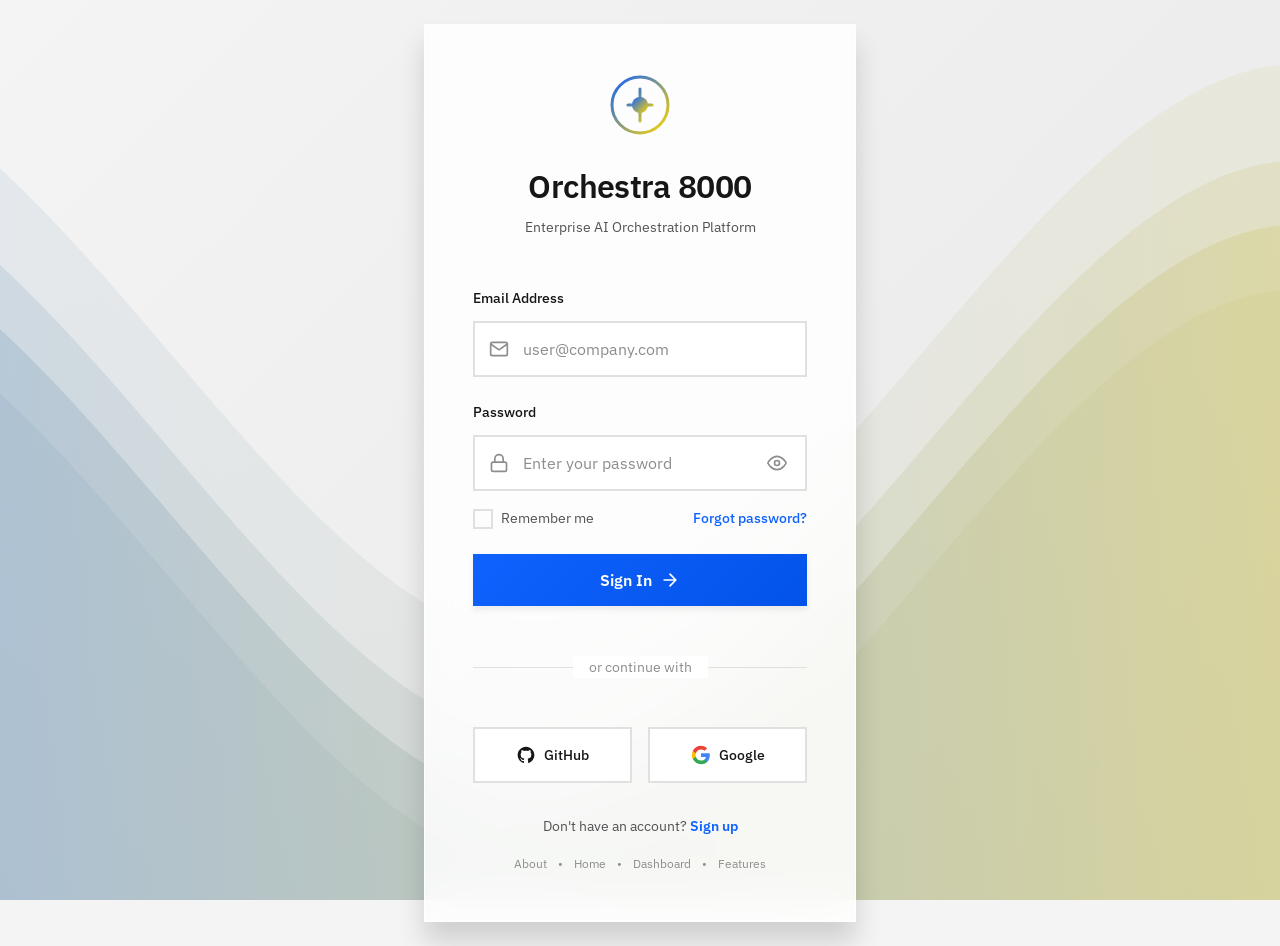
<file: frontend/index.html>
<!DOCTYPE html>
<html lang="en">
<head>
    <meta charset="UTF-8">
    <meta name="viewport" content="width=device-width, initial-scale=1.0">
    <title>Orchestra 8000 - Enterprise AI Orchestration</title>
    <link rel="stylesheet" href="css/styles.css">
    <link rel="preconnect" href="https://fonts.googleapis.com">
    <link rel="preconnect" href="https://fonts.gstatic.com" crossorigin>
    <link href="https://fonts.googleapis.com/css2?family=IBM+Plex+Sans:wght@300;400;500;600;700&display=swap" rel="stylesheet">
</head>
<body>
    <aside class="sidebar">
        <div class="sidebar-header">
            <a href="hero.html" class="logo">
                <svg width="32" height="32" viewBox="0 0 32 32" fill="none">
                    <circle cx="16" cy="16" r="14" stroke="#0F62FE" stroke-width="2"/>
                    <path d="M16 8 L16 24 M10 16 L22 16" stroke="#0F62FE" stroke-width="2" stroke-linecap="round"/>
                </svg>
                <span class="logo-text">Orchestra</span>
            </a>
        </div>
        <nav class="sidebar-nav">
            <a href="#" class="nav-item active" data-tab="dashboard" data-tooltip="Dashboard">
                <svg width="24" height="24" viewBox="0 0 24 24" fill="none">
                    <rect x="3" y="3" width="7" height="7" rx="1" stroke="currentColor" stroke-width="2"/>
                    <rect x="14" y="3" width="7" height="7" rx="1" stroke="currentColor" stroke-width="2"/>
                    <rect x="3" y="14" width="7" height="7" rx="1" stroke="currentColor" stroke-width="2"/>
                    <rect x="14" y="14" width="7" height="7" rx="1" stroke="currentColor" stroke-width="2"/>
                </svg>
            </a>
            <a href="#" class="nav-item" data-tab="orchestration" data-tooltip="Orchestration">
                <svg width="24" height="24" viewBox="0 0 24 24" fill="none">
                    <circle cx="6" cy="12" r="2" stroke="currentColor" stroke-width="2"/>
                    <circle cx="18" cy="12" r="2" stroke="currentColor" stroke-width="2"/>
                    <circle cx="12" cy="6" r="2" stroke="currentColor" stroke-width="2"/>
                    <circle cx="12" cy="18" r="2" stroke="currentColor" stroke-width="2"/>
                    <path d="M8 12 L10 12 M14 12 L16 12 M12 8 L12 10 M12 14 L12 16" stroke="currentColor" stroke-width="2"/>
                </svg>
            </a>
            <a href="#" class="nav-item" data-tab="models" data-tooltip="Models">
                <svg width="24" height="24" viewBox="0 0 24 24" fill="none">
                    <path d="M12 2 L22 8 L22 16 L12 22 L2 16 L2 8 Z" stroke="currentColor" stroke-width="2" fill="none"/>
                    <circle cx="12" cy="12" r="3" stroke="currentColor" stroke-width="2"/>
                </svg>
            </a>
            <a href="#" class="nav-item" data-tab="analytics" data-tooltip="Analytics">
                <svg width="24" height="24" viewBox="0 0 24 24" fill="none">
                    <path d="M3 17 L9 11 L13 15 L21 7" stroke="currentColor" stroke-width="2" stroke-linecap="round" stroke-linejoin="round"/>
                    <path d="M21 7 L21 13 M21 7 L15 7" stroke="currentColor" stroke-width="2" stroke-linecap="round"/>
                </svg>
            </a>
            <a href="#" class="nav-item" data-tab="settings" data-tooltip="Settings">
                <svg width="24" height="24" viewBox="0 0 24 24" fill="none">
                    <circle cx="12" cy="12" r="3" stroke="currentColor" stroke-width="2"/>
                    <path d="M12 1v3m0 16v3M4.22 4.22l2.12 2.12m11.32 11.32l2.12 2.12M1 12h3m16 0h3M4.22 19.78l2.12-2.12m11.32-11.32l2.12-2.12" stroke="currentColor" stroke-width="2" stroke-linecap="round"/>
                </svg>
            </a>
        </nav>
        <div class="sidebar-footer">
            <a href="hero.html" class="nav-item" data-tooltip="Logout">
                <svg width="24" height="24" viewBox="0 0 24 24" fill="none">
                    <path d="M9 21H5a2 2 0 0 1-2-2V5a2 2 0 0 1 2-2h4M16 17l5-5-5-5M21 12H9" stroke="currentColor" stroke-width="2" stroke-linecap="round" stroke-linejoin="round"/>
                </svg>
            </a>
        </div>
    </aside>

    <main class="main-content">
        <header class="top-bar">
            <div class="page-title-section">
                <h1 class="page-title" id="pageTitle">Dashboard</h1>
                <div class="status-indicator">
                    <div class="status-dot"></div>
                    <span class="status-text">All agents operational</span>
                </div>
            </div>
            <div class="top-bar-actions">
                <button class="icon-button" id="notificationBtn">
                    <svg width="20" height="20" viewBox="0 0 24 24" fill="none">
                        <path d="M18 8A6 6 0 0 0 6 8c0 7-3 9-3 9h18s-3-2-3-9M13.73 21a2 2 0 0 1-3.46 0" stroke="currentColor" stroke-width="2" stroke-linecap="round"/>
                    </svg>
                    <span class="notification-badge">3</span>
                </button>
                <div class="user-profile">
                    <div class="avatar" id="userAvatar">D</div>
                    <span class="user-name" id="userName">Demo User</span>
                </div>
            </div>
        </header>

        <div class="tab-content-container">
            <!-- ===== DASHBOARD TAB ===== -->
            <div id="dashboardTab" class="tab-pane active">
                <div class="stats-grid">
                    <div class="stat-card">
                        <div class="stat-icon">
                            <svg width="28" height="28" viewBox="0 0 24 24" fill="none" stroke="currentColor" stroke-width="1.5" stroke-linecap="round" stroke-linejoin="round">
                                <path d="M9 5H7a2 2 0 0 0-2 2v12a2 2 0 0 0 2 2h10a2 2 0 0 0 2-2V7a2 2 0 0 0-2-2h-2"/>
                                <rect x="9" y="3" width="6" height="4" rx="1"/>
                            </svg>
                        </div>
                        <div class="stat-content">
                            <h3 class="stat-value" id="statActiveTasks">24</h3>
                            <p class="stat-label">Active Tasks</p>
                        </div>
                    </div>
                    <div class="stat-card">
                        <div class="stat-icon">
                            <svg width="28" height="28" viewBox="0 0 24 24" fill="none" stroke="currentColor" stroke-width="1.5" stroke-linecap="round" stroke-linejoin="round">
                                <polyline points="22 12 18 12 15 21 9 3 6 12 2 12"/>
                            </svg>
                        </div>
                        <div class="stat-content">
                            <h3 class="stat-value" id="statSuccessRate">98%</h3>
                            <p class="stat-label">Success Rate</p>
                        </div>
                    </div>
                    <div class="stat-card">
                        <div class="stat-icon">
                            <svg width="28" height="28" viewBox="0 0 24 24" fill="none" stroke="currentColor" stroke-width="1.5" stroke-linecap="round" stroke-linejoin="round">
                                <rect x="2" y="3" width="20" height="14" rx="2"/>
                                <line x1="8" y1="21" x2="16" y2="21"/>
                                <line x1="12" y1="17" x2="12" y2="21"/>
                                <circle cx="12" cy="10" r="2"/>
                            </svg>
                        </div>
                        <div class="stat-content">
                            <h3 class="stat-value" id="statModelsActive">3</h3>
                            <p class="stat-label">Models Active</p>
                        </div>
                    </div>
                    <div class="stat-card">
                        <div class="stat-icon">
                            <svg width="28" height="28" viewBox="0 0 24 24" fill="none" stroke="currentColor" stroke-width="1.5" stroke-linecap="round" stroke-linejoin="round">
                                <circle cx="12" cy="12" r="10"/>
                                <polyline points="12 6 12 12 16 14"/>
                            </svg>
                        </div>
                        <div class="stat-content">
                            <h3 class="stat-value" id="statAvgResponse">1.2s</h3>
                            <p class="stat-label">Avg Response</p>
                        </div>
                    </div>
                </div>

                <div class="dashboard-grid">
                    <section class="panel activity-panel">
                        <div class="panel-header">
                            <h2 class="panel-title">Recent Activity</h2>
                        </div>
                        <div class="panel-content">
                            <div class="activity-list" id="activityList">
                                <div class="activity-item">
                                    <div class="activity-icon success">
                                        <svg width="20" height="20" viewBox="0 0 24 24" fill="none" stroke="currentColor" stroke-width="2" stroke-linecap="round" stroke-linejoin="round">
                                            <polyline points="20 6 9 17 4 12"/>
                                        </svg>
                                    </div>
                                    <div class="activity-details">
                                        <p class="activity-title">Triage completed for WS-042</p>
                                        <p class="activity-time">1 minute ago</p>
                                    </div>
                                </div>
                                <div class="activity-item">
                                    <div class="activity-icon info">
                                        <svg width="20" height="20" viewBox="0 0 24 24" fill="none" stroke="currentColor" stroke-width="2" stroke-linecap="round" stroke-linejoin="round">
                                            <circle cx="12" cy="12" r="10"/>
                                            <line x1="12" y1="16" x2="12" y2="12"/>
                                            <line x1="12" y1="8" x2="12.01" y2="8"/>
                                        </svg>
                                    </div>
                                    <div class="activity-details">
                                        <p class="activity-title">Model switched to IBM Bob (watsonx.ai)</p>
                                        <p class="activity-time">3 minutes ago</p>
                                    </div>
                                </div>
                                <div class="activity-item">
                                    <div class="activity-icon warning">
                                        <svg width="20" height="20" viewBox="0 0 24 24" fill="none" stroke="currentColor" stroke-width="2" stroke-linecap="round" stroke-linejoin="round">
                                            <path d="M10.29 3.86L1.82 18a2 2 0 0 0 1.71 3h16.94a2 2 0 0 0 1.71-3L13.71 3.86a2 2 0 0 0-3.42 0z"/>
                                            <line x1="12" y1="9" x2="12" y2="13"/>
                                            <line x1="12" y1="17" x2="12.01" y2="17"/>
                                        </svg>
                                    </div>
                                    <div class="activity-details">
                                        <p class="activity-title">Human approval checkpoint triggered</p>
                                        <p class="activity-time">7 minutes ago</p>
                                    </div>
                                </div>
                            </div>
                        </div>
                    </section>

                    <section class="panel quick-orchestration">
                        <div class="panel-header">
                            <h2 class="panel-title">
                                <svg width="20" height="20" viewBox="0 0 24 24" fill="none" stroke="currentColor" stroke-width="1.5" stroke-linecap="round" stroke-linejoin="round">
                                    <circle cx="12" cy="12" r="10"/>
                                    <polyline points="12 6 12 12 16 14"/>
                                </svg>
                                Provider Status
                            </h2>
                        </div>
                        <div class="panel-content">
                            <div class="provider-list">
                                <div class="provider-item healthy">
                                    <span class="provider-icon">
                                        <svg width="24" height="24" viewBox="0 0 24 24" fill="none" stroke="currentColor" stroke-width="1.5" stroke-linecap="round" stroke-linejoin="round">
                                            <rect x="2" y="3" width="20" height="14" rx="2"/>
                                            <line x1="8" y1="21" x2="16" y2="21"/>
                                            <line x1="12" y1="17" x2="12" y2="21"/>
                                        </svg>
                                    </span>
                                    <div class="provider-info">
                                        <p class="provider-name">IBM Bob (watsonx.ai)</p>
                                        <p class="provider-detail">Granite 4.0 · 145ms avg</p>
                                    </div>
                                    <span class="provider-status">Healthy</span>
                                </div>
                                <div class="provider-item healthy">
                                    <span class="provider-icon">
                                        <svg width="24" height="24" viewBox="0 0 24 24" fill="none" stroke="currentColor" stroke-width="1.5" stroke-linecap="round" stroke-linejoin="round">
                                            <polygon points="13 2 3 14 12 14 11 22 21 10 12 10 13 2"/>
                                        </svg>
                                    </span>
                                    <div class="provider-info">
                                        <p class="provider-name">Groq</p>
                                        <p class="provider-detail">Llama 3.3 70B · 42ms avg</p>
                                    </div>
                                    <span class="provider-status">Healthy</span>
                                </div>
                                <div class="provider-item healthy">
                                    <span class="provider-icon">
                                        <svg width="24" height="24" viewBox="0 0 24 24" fill="none" stroke="currentColor" stroke-width="1.5" stroke-linecap="round" stroke-linejoin="round">
                                            <rect x="3" y="11" width="18" height="11" rx="2"/>
                                            <path d="M7 11V7a5 5 0 0 1 10 0v4"/>
                                        </svg>
                                    </span>
                                    <div class="provider-info">
                                        <p class="provider-name">Ollama</p>
                                        <p class="provider-detail">Local · 320ms avg</p>
                                    </div>
                                    <span class="provider-status">Healthy</span>
                                </div>
                            </div>
                        </div>
                    </section>

                    <section class="panel mcp-panel">
                        <div class="panel-header">
                            <h2 class="panel-title">
                                <svg width="20" height="20" viewBox="0 0 24 24" fill="none" stroke="currentColor" stroke-width="1.5" stroke-linecap="round" stroke-linejoin="round">
                                    <path d="M4 19.5A2.5 2.5 0 0 1 6.5 17H20"/>
                                    <path d="M6.5 2H20v20H6.5A2.5 2.5 0 0 1 4 19.5v-15A2.5 2.5 0 0 1 6.5 2z"/>
                                </svg>
                                MCP - Tribal Knowledge
                            </h2>
                        </div>
                        <div class="panel-content">
                            <div class="mcp-sources">
                                <div class="mcp-source">
                                    <span class="mcp-icon">
                                        <svg width="24" height="24" viewBox="0 0 24 24" fill="none" stroke="currentColor" stroke-width="1.5" stroke-linecap="round" stroke-linejoin="round">
                                            <path d="M22 19a2 2 0 0 1-2 2H4a2 2 0 0 1-2-2V5a2 2 0 0 1 2-2h5l2 3h9a2 2 0 0 1 2 2z"/>
                                        </svg>
                                    </span>
                                    <div class="mcp-info">
                                        <p class="mcp-name">Knowledge Base</p>
                                        <p class="mcp-detail">2,847 docs indexed</p>
                                    </div>
                                </div>
                                <div class="mcp-source">
                                    <span class="mcp-icon">
                                        <svg width="24" height="24" viewBox="0 0 24 24" fill="none" stroke="currentColor" stroke-width="1.5" stroke-linecap="round" stroke-linejoin="round">
                                            <path d="M14.7 6.3a1 1 0 0 0 0 1.4l1.6 1.6a1 1 0 0 0 1.4 0l3.77-3.77a6 6 0 0 1-7.94 7.94l-6.91 6.91a2.12 2.12 0 0 1-3-3l6.91-6.91a6 6 0 0 1 7.94-7.94l-3.76 3.76z"/>
                                        </svg>
                                    </span>
                                    <div class="mcp-info">
                                        <p class="mcp-name">Runbooks</p>
                                        <p class="mcp-detail">156 workflows</p>
                                    </div>
                                </div>
                                <div class="mcp-source">
                                    <span class="mcp-icon">
                                        <svg width="24" height="24" viewBox="0 0 24 24" fill="none" stroke="currentColor" stroke-width="1.5" stroke-linecap="round" stroke-linejoin="round">
                                            <line x1="18" y1="20" x2="18" y2="10"/>
                                            <line x1="12" y1="20" x2="12" y2="4"/>
                                            <line x1="6" y1="20" x2="6" y2="14"/>
                                        </svg>
                                    </span>
                                    <div class="mcp-info">
                                        <p class="mcp-name">Incident History</p>
                                        <p class="mcp-detail">4,203 resolved</p>
                                    </div>
                                </div>
                            </div>
                        </div>
                    </section>
                </div>
            </div>

            <!-- ===== ORCHESTRATION TAB ===== -->
            <div id="orchestrationTab" class="tab-pane">
                <div class="orchestration-grid">
                    <section class="panel plan-panel">
                        <div class="panel-header">
                            <h2 class="panel-title">
                                <svg width="20" height="20" viewBox="0 0 24 24" fill="none">
                                    <path d="M9 5H7a2 2 0 0 0-2 2v12a2 2 0 0 0 2 2h10a2 2 0 0 0 2-2V7a2 2 0 0 0-2-2h-2M9 5a2 2 0 0 0 2 2h2a2 2 0 0 0 2-2M9 5a2 2 0 0 1 2-2h2a2 2 0 0 1 2 2" stroke="currentColor" stroke-width="2"/>
                                </svg>
                                Plan Mode
                            </h2>
                        </div>
                        <div class="panel-content">
                            <div class="reasoning-tree">
                                <div class="tree-node expanded">
                                    <div class="node-header">
                                        <span class="node-icon">
                                            <svg width="18" height="18" viewBox="0 0 24 24" fill="none" stroke="currentColor" stroke-width="1.5" stroke-linecap="round" stroke-linejoin="round">
                                                <path d="M14 2H6a2 2 0 0 0-2 2v16a2 2 0 0 0 2 2h12a2 2 0 0 0 2-2V8z"/>
                                                <polyline points="14 2 14 8 20 8"/>
                                                <line x1="16" y1="13" x2="8" y2="13"/>
                                                <line x1="16" y1="17" x2="8" y2="17"/>
                                                <polyline points="10 9 9 9 8 9"/>
                                            </svg>
                                        </span>
                                        <span class="node-label">Task Analysis</span>
                                        <span class="node-status completed">
                                            <svg width="14" height="14" viewBox="0 0 24 24" fill="none" stroke="currentColor" stroke-width="2.5" stroke-linecap="round" stroke-linejoin="round">
                                                <polyline points="20 6 9 17 4 12"/>
                                            </svg>
                                        </span>
                                    </div>
                                    <div class="node-children">
                                        <div class="tree-node expanded">
                                            <div class="node-header">
                                                <span class="node-icon">
                                                    <svg width="18" height="18" viewBox="0 0 24 24" fill="none" stroke="currentColor" stroke-width="1.5" stroke-linecap="round" stroke-linejoin="round">
                                                        <circle cx="11" cy="11" r="8"/>
                                                        <line x1="21" y1="21" x2="16.65" y2="16.65"/>
                                                    </svg>
                                                </span>
                                                <span class="node-label">Requirements Extraction</span>
                                                <span class="node-status completed">
                                                    <svg width="14" height="14" viewBox="0 0 24 24" fill="none" stroke="currentColor" stroke-width="2.5" stroke-linecap="round" stroke-linejoin="round">
                                                        <polyline points="20 6 9 17 4 12"/>
                                                    </svg>
                                                </span>
                                            </div>
                                        </div>
                                        <div class="tree-node active">
                                            <div class="node-header">
                                                <span class="node-icon">
                                                    <svg width="18" height="18" viewBox="0 0 24 24" fill="none" stroke="currentColor" stroke-width="1.5" stroke-linecap="round" stroke-linejoin="round">
                                                        <circle cx="12" cy="12" r="10"/>
                                                        <circle cx="12" cy="12" r="6"/>
                                                        <circle cx="12" cy="12" r="2"/>
                                                    </svg>
                                                </span>
                                                <span class="node-label">Strategy Selection</span>
                                                <span class="node-status pending">
                                                    <svg width="14" height="14" viewBox="0 0 24 24" fill="none" stroke="currentColor" stroke-width="2.5" stroke-linecap="round">
                                                        <line x1="12" y1="2" x2="12" y2="6"/>
                                                        <line x1="12" y1="18" x2="12" y2="22"/>
                                                        <line x1="4.93" y1="4.93" x2="7.76" y2="7.76"/>
                                                        <line x1="16.24" y1="16.24" x2="19.07" y2="19.07"/>
                                                        <line x1="2" y1="12" x2="6" y2="12"/>
                                                        <line x1="18" y1="12" x2="22" y2="12"/>
                                                    </svg>
                                                </span>
                                            </div>
                                            <div class="node-children">
                                                <div class="tree-node">
                                                    <div class="node-header">
                                                        <span class="node-icon">
                                                            <svg width="18" height="18" viewBox="0 0 24 24" fill="none" stroke="currentColor" stroke-width="1.5" stroke-linecap="round" stroke-linejoin="round">
                                                                <polygon points="13 2 3 14 12 14 11 22 21 10 12 10 13 2"/>
                                                            </svg>
                                                        </span>
                                                        <span class="node-label">Model Routing</span>
                                                        <span class="node-status pending">
                                                            <svg width="14" height="14" viewBox="0 0 24 24" fill="none" stroke="currentColor" stroke-width="2.5">
                                                                <circle cx="12" cy="12" r="10"/>
                                                            </svg>
                                                        </span>
                                                    </div>
                                                </div>
                                            </div>
                                        </div>
                                        <div class="tree-node checkpoint">
                                            <div class="node-header">
                                                <span class="node-icon">
                                                    <svg width="18" height="18" viewBox="0 0 24 24" fill="none" stroke="currentColor" stroke-width="1.5" stroke-linecap="round" stroke-linejoin="round">
                                                        <path d="M18 8A6 6 0 0 0 6 8c0 7-3 9-3 9h18s-3-2-3-9"/>
                                                        <path d="M13.73 21a2 2 0 0 1-3.46 0"/>
                                                    </svg>
                                                </span>
                                                <span class="node-label">Human Approval</span>
                                                <button class="approve-button" id="approveBtn">Approve</button>
                                            </div>
                                        </div>
                                    </div>
                                </div>
                            </div>
                        </div>
                    </section>

                    <section class="panel orchestration-panel">
                        <div class="panel-header">
                            <h2 class="panel-title">
                                <svg width="20" height="20" viewBox="0 0 24 24" fill="none">
                                    <circle cx="12" cy="12" r="10" stroke="currentColor" stroke-width="2"/>
                                    <path d="M12 6v6l4 2" stroke="currentColor" stroke-width="2" stroke-linecap="round"/>
                                </svg>
                                Orchestration Flow
                            </h2>
                            <div class="flow-controls">
                                <button class="control-button" id="flowPlay">
                                    <svg width="16" height="16" viewBox="0 0 24 24" fill="none">
                                        <polygon points="5 3 19 12 5 21 5 3" fill="currentColor"/>
                                    </svg>
                                </button>
                                <button class="control-button" id="flowPause">
                                    <svg width="16" height="16" viewBox="0 0 24 24" fill="none">
                                        <rect x="6" y="4" width="4" height="16" fill="currentColor"/>
                                        <rect x="14" y="4" width="4" height="16" fill="currentColor"/>
                                    </svg>
                                </button>
                            </div>
                        </div>
                        <div class="panel-content">
                            <div class="flow-canvas">
                                <div class="flow-nodes">
                                    <div class="flow-node completed">
                                        <div class="node-icon-wrapper">
                                            <svg width="28" height="28" viewBox="0 0 24 24" fill="none">
                                                <path d="M9 5H7a2 2 0 0 0-2 2v12a2 2 0 0 0 2 2h10a2 2 0 0 0 2-2V7a2 2 0 0 0-2-2h-2" stroke="currentColor" stroke-width="2"/>
                                                <path d="M9 12l2 2 4-4" stroke="currentColor" stroke-width="2" stroke-linecap="round"/>
                                            </svg>
                                        </div>
                                        <span class="node-label">Task</span>
                                    </div>
                                    <div class="flow-line"></div>
                                    <div class="flow-node active">
                                        <div class="node-icon-wrapper">
                                            <svg width="28" height="28" viewBox="0 0 24 24" fill="none">
                                                <path d="M12 2L2 7l10 5 10-5-10-5zM2 17l10 5 10-5M2 12l10 5 10-5" stroke="currentColor" stroke-width="2"/>
                                            </svg>
                                        </div>
                                        <span class="node-label">Plan</span>
                                        <div class="node-pulse"></div>
                                    </div>
                                    <div class="flow-line"></div>
                                    <div class="flow-node">
                                        <div class="node-icon-wrapper">
                                            <svg width="28" height="28" viewBox="0 0 24 24" fill="none">
                                                <polygon points="13 2 3 14 12 14 11 22 21 10 12 10 13 2" stroke="currentColor" stroke-width="2"/>
                                            </svg>
                                        </div>
                                        <span class="node-label">Route</span>
                                    </div>
                                    <div class="flow-line"></div>
                                    <div class="flow-node">
                                        <div class="node-icon-wrapper">
                                            <svg width="28" height="28" viewBox="0 0 24 24" fill="none">
                                                <polygon points="13 2 3 14 12 14 11 22 21 10 12 10 13 2" stroke="currentColor" stroke-width="2"/>
                                            </svg>
                                        </div>
                                        <span class="node-label">Execute</span>
                                    </div>
                                    <div class="flow-line"></div>
                                    <div class="flow-node">
                                        <div class="node-icon-wrapper">
                                            <svg width="28" height="28" viewBox="0 0 24 24" fill="none">
                                                <path d="M22 11.08V12a10 10 0 1 1-5.93-9.14" stroke="currentColor" stroke-width="2"/>
                                                <polyline points="22 4 12 14.01 9 11.01" stroke="currentColor" stroke-width="2"/>
                                            </svg>
                                        </div>
                                        <span class="node-label">Validate</span>
                                    </div>
                                </div>
                            </div>
                        </div>
                    </section>

                    <section class="panel trace-panel">
                        <div class="panel-header">
                            <h2 class="panel-title">
                                <svg width="20" height="20" viewBox="0 0 24 24" fill="none">
                                    <polyline points="4 17 10 11 4 5" stroke="currentColor" stroke-width="2"/>
                                    <line x1="12" y1="19" x2="20" y2="19" stroke="currentColor" stroke-width="2"/>
                                </svg>
                                BobShell - Execution Trace
                            </h2>
                            <div class="trace-controls">
                                <button class="trace-button" id="clearTerminal">Clear</button>
                                <button class="trace-button" id="exportTerminal">Export</button>
                            </div>
                        </div>
                        <div class="panel-content">
                            <div class="terminal" id="terminal"></div>
                        </div>
                    </section>
                </div>
            </div>

            <!-- ===== MODELS TAB ===== -->
            <div id="modelsTab" class="tab-pane">
                <div class="models-grid">
                    <section class="panel system-monitoring">
                        <div class="panel-header">
                            <h2 class="panel-title">
                                <svg width="20" height="20" viewBox="0 0 24 24" fill="none">
                                    <rect x="2" y="3" width="20" height="14" rx="2" stroke="currentColor" stroke-width="2"/>
                                    <line x1="8" y1="21" x2="16" y2="21" stroke="currentColor" stroke-width="2"/>
                                    <line x1="12" y1="17" x2="12" y2="21" stroke="currentColor" stroke-width="2"/>
                                </svg>
                                System Monitoring
                            </h2>
                            <span class="monitor-live">● Live</span>
                        </div>
                        <div class="panel-content">
                            <div class="monitor-grid">
                                <div class="monitor-card">
                                    <div class="monitor-header">
                                        <span class="monitor-label">CPU Usage</span>
                                        <span class="monitor-value" id="cpuValue">42%</span>
                                    </div>
                                    <div class="monitor-bar">
                                        <div class="monitor-fill" id="cpuBar" style="width: 42%;"></div>
                                    </div>
                                    <div class="monitor-detail">4 cores · 3.2 GHz</div>
                                </div>
                                <div class="monitor-card">
                                    <div class="monitor-header">
                                        <span class="monitor-label">Memory</span>
                                        <span class="monitor-value" id="memValue">6.2 GB</span>
                                    </div>
                                    <div class="monitor-bar">
                                        <div class="monitor-fill" id="memBar" style="width: 78%;"></div>
                                    </div>
                                    <div class="monitor-detail">8 GB total</div>
                                </div>
                                <div class="monitor-card">
                                    <div class="monitor-header">
                                        <span class="monitor-label">Network I/O</span>
                                        <span class="monitor-value" id="netValue">1.4 MB/s</span>
                                    </div>
                                    <div class="monitor-bar">
                                        <div class="monitor-fill" id="netBar" style="width: 35%;"></div>
                                    </div>
                                    <div class="monitor-detail">↑ 820 KB/s · ↓ 580 KB/s</div>
                                </div>
                                <div class="monitor-card">
                                    <div class="monitor-header">
                                        <span class="monitor-label">Disk I/O</span>
                                        <span class="monitor-value" id="diskValue">120 MB/s</span>
                                    </div>
                                    <div class="monitor-bar">
                                        <div class="monitor-fill" id="diskBar" style="width: 24%;"></div>
                                    </div>
                                    <div class="monitor-detail">SSD · 256 GB used</div>
                                </div>
                            </div>
                        </div>
                    </section>

                    <section class="panel model-routing-panel">
                        <div class="panel-header">
                            <h2 class="panel-title">
                                <svg width="20" height="20" viewBox="0 0 24 24" fill="none">
                                    <path d="M12 2L2 7l10 5 10-5-10-5z" stroke="currentColor" stroke-width="2"/>
                                    <path d="M2 17l10 5 10-5" stroke="currentColor" stroke-width="2"/>
                                    <path d="M2 12l10 5 10-5" stroke="currentColor" stroke-width="2"/>
                                </svg>
                                Provider Orchestration
                            </h2>
                        </div>
                        <div class="panel-content">
                            <div class="model-cards-grid">
                                <div class="model-card" data-model="watsonx">
                                    <div class="model-card-header">
                                        <span class="model-card-icon">
                                            <svg width="32" height="32" viewBox="0 0 24 24" fill="none" stroke="currentColor" stroke-width="1.5" stroke-linecap="round" stroke-linejoin="round">
                                                <rect x="2" y="3" width="20" height="14" rx="2"/>
                                                <line x1="8" y1="21" x2="16" y2="21"/>
                                                <line x1="12" y1="17" x2="12" y2="21"/>
                                            </svg>
                                        </span>
                                        <div class="model-card-info">
                                            <h3 class="model-card-name">IBM Bob</h3>
                                            <span class="model-card-type">watsonx.ai · Granite 4.0</span>
                                        </div>
                                        <span class="model-card-badge active">Active</span>
                                    </div>
                                    <div class="model-card-metrics">
                                        <div class="model-metric">
                                            <span class="model-metric-label">Cost</span>
                                            <div class="model-metric-bar"><div class="model-metric-fill" style="width: 45%"></div></div>
                                            <span class="model-metric-value">$$</span>
                                        </div>
                                        <div class="model-metric">
                                            <span class="model-metric-label">Speed</span>
                                            <div class="model-metric-bar"><div class="model-metric-fill" style="width: 85%"></div></div>
                                            <span class="model-metric-value">145ms</span>
                                        </div>
                                        <div class="model-metric">
                                            <span class="model-metric-label">Trust</span>
                                            <div class="model-metric-bar"><div class="model-metric-fill" style="width: 95%"></div></div>
                                            <span class="model-metric-value">High</span>
                                        </div>
                                        <div class="model-metric">
                                            <span class="model-metric-label">Uptime</span>
                                            <div class="model-metric-bar"><div class="model-metric-fill" style="width: 99.9%"></div></div>
                                            <span class="model-metric-value">99.9%</span>
                                        </div>
                                    </div>
                                    <div class="model-card-footer">
                                        <span class="model-card-requests">1,247 requests today</span>
                                        <span class="model-card-latency">p99: 280ms</span>
                                    </div>
                                </div>

                                <div class="model-card" data-model="groq">
                                    <div class="model-card-header">
                                        <span class="model-card-icon">
                                            <svg width="32" height="32" viewBox="0 0 24 24" fill="none" stroke="currentColor" stroke-width="1.5" stroke-linecap="round" stroke-linejoin="round">
                                                <polygon points="13 2 3 14 12 14 11 22 21 10 12 10 13 2"/>
                                            </svg>
                                        </span>
                                        <div class="model-card-info">
                                            <h3 class="model-card-name">Groq</h3>
                                            <span class="model-card-type">LPU · Llama 3.3 70B</span>
                                        </div>
                                    </div>
                                    <div class="model-card-metrics">
                                        <div class="model-metric">
                                            <span class="model-metric-label">Cost</span>
                                            <div class="model-metric-bar"><div class="model-metric-fill" style="width: 25%"></div></div>
                                            <span class="model-metric-value">$</span>
                                        </div>
                                        <div class="model-metric">
                                            <span class="model-metric-label">Speed</span>
                                            <div class="model-metric-bar"><div class="model-metric-fill" style="width: 98%"></div></div>
                                            <span class="model-metric-value">42ms</span>
                                        </div>
                                        <div class="model-metric">
                                            <span class="model-metric-label">Trust</span>
                                            <div class="model-metric-bar"><div class="model-metric-fill" style="width: 75%"></div></div>
                                            <span class="model-metric-value">Good</span>
                                        </div>
                                        <div class="model-metric">
                                            <span class="model-metric-label">Uptime</span>
                                            <div class="model-metric-bar"><div class="model-metric-fill" style="width: 99.7%"></div></div>
                                            <span class="model-metric-value">99.7%</span>
                                        </div>
                                    </div>
                                    <div class="model-card-footer">
                                        <span class="model-card-requests">892 requests today</span>
                                        <span class="model-card-latency">p99: 95ms</span>
                                    </div>
                                </div>

                                <div class="model-card" data-model="ollama">
                                    <div class="model-card-header">
                                        <span class="model-card-icon">
                                            <svg width="32" height="32" viewBox="0 0 24 24" fill="none" stroke="currentColor" stroke-width="1.5" stroke-linecap="round" stroke-linejoin="round">
                                                <rect x="3" y="11" width="18" height="11" rx="2"/>
                                                <path d="M7 11V7a5 5 0 0 1 10 0v4"/>
                                            </svg>
                                        </span>
                                        <div class="model-card-info">
                                            <h3 class="model-card-name">Ollama</h3>
                                            <span class="model-card-type">Local · Llama 3.1 8B</span>
                                        </div>
                                    </div>
                                    <div class="model-card-metrics">
                                        <div class="model-metric">
                                            <span class="model-metric-label">Cost</span>
                                            <div class="model-metric-bar"><div class="model-metric-fill" style="width: 5%"></div></div>
                                            <span class="model-metric-value">Free</span>
                                        </div>
                                        <div class="model-metric">
                                            <span class="model-metric-label">Speed</span>
                                            <div class="model-metric-bar"><div class="model-metric-fill" style="width: 60%"></div></div>
                                            <span class="model-metric-value">320ms</span>
                                        </div>
                                        <div class="model-metric">
                                            <span class="model-metric-label">Trust</span>
                                            <div class="model-metric-bar"><div class="model-metric-fill" style="width: 100%"></div></div>
                                            <span class="model-metric-value">Max</span>
                                        </div>
                                        <div class="model-metric">
                                            <span class="model-metric-label">Uptime</span>
                                            <div class="model-metric-bar"><div class="model-metric-fill" style="width: 100%"></div></div>
                                            <span class="model-metric-value">100%</span>
                                        </div>
                                    </div>
                                    <div class="model-card-footer">
                                        <span class="model-card-requests">438 requests today</span>
                                        <span class="model-card-latency">p99: 510ms</span>
                                    </div>
                                </div>
                            </div>
                        </div>
                    </section>

                    <section class="panel workflow-automation">
                        <div class="panel-header">
                            <h2 class="panel-title">
                                <svg width="20" height="20" viewBox="0 0 24 24" fill="none">
                                    <rect x="3" y="3" width="18" height="18" rx="2" stroke="currentColor" stroke-width="2"/>
                                    <path d="M3 9h18M9 21V9" stroke="currentColor" stroke-width="2"/>
                                </svg>
                                watsonx Orchestrate - Skills
                            </h2>
                        </div>
                        <div class="panel-content">
                            <div class="skills-list">
                                <div class="skill-item">
                                    <span class="skill-icon">
                                        <svg width="24" height="24" viewBox="0 0 24 24" fill="none" stroke="currentColor" stroke-width="1.5" stroke-linecap="round" stroke-linejoin="round">
                                            <path d="M9 5H7a2 2 0 0 0-2 2v12a2 2 0 0 0 2 2h10a2 2 0 0 0 2-2V7a2 2 0 0 0-2-2h-2"/>
                                            <rect x="9" y="3" width="6" height="4" rx="1"/>
                                            <line x1="9" y1="12" x2="15" y2="12"/>
                                            <line x1="9" y1="16" x2="13" y2="16"/>
                                        </svg>
                                    </span>
                                    <div class="skill-info">
                                        <p class="skill-name">Create Jira Ticket</p>
                                        <p class="skill-detail">Auto-creates tickets from triage results</p>
                                    </div>
                                    <span class="skill-status enabled">Enabled</span>
                                </div>
                                <div class="skill-item">
                                    <span class="skill-icon">
                                        <svg width="24" height="24" viewBox="0 0 24 24" fill="none" stroke="currentColor" stroke-width="1.5" stroke-linecap="round" stroke-linejoin="round">
                                            <path d="M21 15a2 2 0 0 1-2 2H7l-4 4V5a2 2 0 0 1 2-2h14a2 2 0 0 1 2 2z"/>
                                        </svg>
                                    </span>
                                    <div class="skill-info">
                                        <p class="skill-name">Slack Notification</p>
                                        <p class="skill-detail">Alerts technician on severity escalation</p>
                                    </div>
                                    <span class="skill-status enabled">Enabled</span>
                                </div>
                                <div class="skill-item">
                                    <span class="skill-icon">
                                        <svg width="24" height="24" viewBox="0 0 24 24" fill="none" stroke="currentColor" stroke-width="1.5" stroke-linecap="round" stroke-linejoin="round">
                                            <path d="M4 4h16c1.1 0 2 .9 2 2v12c0 1.1-.9 2-2 2H4c-1.1 0-2-.9-2-2V6c0-1.1.9-2 2-2z"/>
                                            <polyline points="22,6 12,13 2,6"/>
                                        </svg>
                                    </span>
                                    <div class="skill-info">
                                        <p class="skill-name">Email Report</p>
                                        <p class="skill-detail">Daily summary to IT manager</p>
                                    </div>
                                    <span class="skill-status enabled">Enabled</span>
                                </div>
                                <div class="skill-item">
                                    <span class="skill-icon">
                                        <svg width="24" height="24" viewBox="0 0 24 24" fill="none" stroke="currentColor" stroke-width="1.5" stroke-linecap="round" stroke-linejoin="round">
                                            <circle cx="12" cy="12" r="3"/>
                                            <path d="M19.4 15a1.65 1.65 0 0 0 .33 1.82l.06.06a2 2 0 0 1 0 2.83 2 2 0 0 1-2.83 0l-.06-.06a1.65 1.65 0 0 0-1.82-.33 1.65 1.65 0 0 0-1 1.51V21a2 2 0 0 1-2 2 2 2 0 0 1-2-2v-.09A1.65 1.65 0 0 0 9 19.4a1.65 1.65 0 0 0-1.82.33l-.06.06a2 2 0 0 1-2.83 0 2 2 0 0 1 0-2.83l.06-.06A1.65 1.65 0 0 0 4.68 15a1.65 1.65 0 0 0-1.51-1H3a2 2 0 0 1-2-2 2 2 0 0 1 2-2h.09A1.65 1.65 0 0 0 4.6 9a1.65 1.65 0 0 0-.33-1.82l-.06-.06a2 2 0 0 1 0-2.83 2 2 0 0 1 2.83 0l.06.06A1.65 1.65 0 0 0 9 4.68a1.65 1.65 0 0 0 1-1.51V3a2 2 0 0 1 2-2 2 2 0 0 1 2 2v.09a1.65 1.65 0 0 0 1 1.51 1.65 1.65 0 0 0 1.82-.33l.06-.06a2 2 0 0 1 2.83 0 2 2 0 0 1 0 2.83l-.06.06a1.65 1.65 0 0 0-.33 1.82V9a1.65 1.65 0 0 0 1.51 1H21a2 2 0 0 1 2 2 2 2 0 0 1-2 2h-.09a1.65 1.65 0 0 0-1.51 1z"/>
                                        </svg>
                                    </span>
                                    <div class="skill-info">
                                        <p class="skill-name">Auto-Remediation</p>
                                        <p class="skill-detail">Execute fix scripts via BobShell</p>
                                    </div>
                                    <span class="skill-status disabled">Disabled</span>
                                </div>
                            </div>
                        </div>
                    </section>
                </div>
            </div>

            <!-- ===== ANALYTICS TAB ===== -->
            <div id="analyticsTab" class="tab-pane">
                <div class="analytics-grid">
                    <div class="chart-card">
                        <h3>Task Completion Rate</h3>
                        <div class="chart-visual">
                            <div class="bar-chart">
                                <div class="bar" style="height: 85%;"><span>Mon</span></div>
                                <div class="bar" style="height: 92%;"><span>Tue</span></div>
                                <div class="bar" style="height: 78%;"><span>Wed</span></div>
                                <div class="bar" style="height: 95%;"><span>Thu</span></div>
                                <div class="bar" style="height: 88%;"><span>Fri</span></div>
                                <div class="bar" style="height: 65%;"><span>Sat</span></div>
                                <div class="bar" style="height: 45%;"><span>Sun</span></div>
                            </div>
                        </div>
                    </div>
                    <div class="chart-card">
                        <h3>Model Distribution</h3>
                        <div class="chart-visual">
                            <div class="donut-chart">
                                <svg viewBox="0 0 100 100">
                                    <circle cx="50" cy="50" r="40" fill="none" stroke="#E0E0E0" stroke-width="12"/>
                                    <circle cx="50" cy="50" r="40" fill="none" stroke="#0F62FE" stroke-width="12"
                                        stroke-dasharray="130 251" stroke-dashoffset="-62" transform="rotate(-90 50 50)"/>
                                    <circle cx="50" cy="50" r="40" fill="none" stroke="#FFD600" stroke-width="12"
                                        stroke-dasharray="75 251" stroke-dashoffset="-192" transform="rotate(-90 50 50)"/>
                                    <circle cx="50" cy="50" r="40" fill="none" stroke="#24A148" stroke-width="12"
                                        stroke-dasharray="46 251" stroke-dashoffset="-267" transform="rotate(-90 50 50)"/>
                                </svg>
                                <div class="donut-legend">
                                    <span class="legend-item"><span class="legend-dot" style="background:#0F62FE"></span>IBM Bob 52%</span>
                                    <span class="legend-item"><span class="legend-dot" style="background:#FFD600"></span>Groq 30%</span>
                                    <span class="legend-item"><span class="legend-dot" style="background:#24A148"></span>Ollama 18%</span>
                                </div>
                            </div>
                        </div>
                    </div>
                    <div class="chart-card">
                        <h3>Cost per Request</h3>
                        <div class="chart-visual">
                            <div class="metric-trend">
                                <div class="trend-value">$0.003</div>
                                <div class="trend-indicator positive">↓ 40% vs last month</div>
                                <div class="trend-bars">
                                    <div class="trend-bar" style="height: 60%"></div>
                                    <div class="trend-bar" style="height: 55%"></div>
                                    <div class="trend-bar" style="height: 48%"></div>
                                    <div class="trend-bar" style="height: 42%"></div>
                                    <div class="trend-bar" style="height: 38%"></div>
                                    <div class="trend-bar" style="height: 35%"></div>
                                    <div class="trend-bar" style="height: 30%"></div>
                                </div>
                            </div>
                        </div>
                    </div>
                    <div class="chart-card">
                        <h3>Orchestration ROI</h3>
                        <div class="chart-visual">
                            <div class="roi-metric">
                                <div class="roi-value">3.4x</div>
                                <div class="roi-label">Return on Orchestration Investment</div>
                                <div class="roi-breakdown">
                                    <div class="roi-item">
                                        <span class="roi-item-label">Accuracy</span>
                                        <div class="roi-item-bar"><div class="roi-item-fill" style="width: 94%"></div></div>
                                    </div>
                                    <div class="roi-item">
                                        <span class="roi-item-label">Cost Savings</span>
                                        <div class="roi-item-bar"><div class="roi-item-fill" style="width: 78%"></div></div>
                                    </div>
                                    <div class="roi-item">
                                        <span class="roi-item-label">Latency</span>
                                        <div class="roi-item-bar"><div class="roi-item-fill" style="width: 88%"></div></div>
                                    </div>
                                </div>
                            </div>
                        </div>
                    </div>
                </div>
            </div>

            <!-- ===== SETTINGS TAB ===== -->
            <div id="settingsTab" class="tab-pane">
                <div class="settings-grid">
                    <div class="settings-section">
                        <h3>General</h3>
                        <div class="setting-item">
                            <label>Default AI Provider</label>
                            <select class="form-input">
                                <option value="watsonx">IBM watsonx.ai (Bob)</option>
                                <option value="groq">Groq</option>
                                <option value="ollama">Ollama</option>
                            </select>
                        </div>
                        <div class="setting-item">
                            <label>Auto-approve Tasks</label>
                            <input type="checkbox" class="toggle-switch">
                        </div>
                        <div class="setting-item">
                            <label>Pydantic Strict Validation</label>
                            <input type="checkbox" class="toggle-switch" checked>
                        </div>
                    </div>
                    <div class="settings-section">
                        <h3>Notifications</h3>
                        <div class="setting-item">
                            <label>Enable Notifications</label>
                            <input type="checkbox" class="toggle-switch" checked>
                        </div>
                        <div class="setting-item">
                            <label>Email Alerts</label>
                            <input type="checkbox" class="toggle-switch">
                        </div>
                        <div class="setting-item">
                            <label>Slack Integration</label>
                            <input type="checkbox" class="toggle-switch" checked>
                        </div>
                    </div>
                    <div class="settings-section">
                        <h3>API Configuration</h3>
                        <div class="setting-item">
                            <label>Backend URL</label>
                            <input type="text" class="form-input" value="http://localhost:8000" readonly>
                        </div>
                        <div class="setting-item">
                            <label>API Key</label>
                            <input type="password" class="form-input" placeholder="Enter API key">
                        </div>
                        <div class="setting-item">
                            <label>MCP Server URL</label>
                            <input type="text" class="form-input" placeholder="http://localhost:3001">
                        </div>
                    </div>
                </div>
            </div>
        </div>
    </main>

    <!-- Harmonic Floating Bubble -->
    <div class="harmonic-bubble" id="harmonicBubble">
        <div class="bubble-avatar">
            <svg width="28" height="28" viewBox="0 0 40 40" fill="none">
                <circle cx="20" cy="20" r="18" stroke="white" stroke-width="2"/>
                <path d="M20 10 L20 30 M12 20 L28 20" stroke="white" stroke-width="2" stroke-linecap="round"/>
                <circle cx="20" cy="20" r="4" fill="white"/>
            </svg>
        </div>
        <span class="bubble-label">Harmonic</span>
    </div>

    <!-- Harmonic Chat Window -->
    <div class="harmonic-chat" id="harmonicChat">
        <div class="chat-header">
            <div class="chat-header-info">
                <div class="chat-avatar">
                    <svg width="24" height="24" viewBox="0 0 40 40" fill="none">
                        <circle cx="20" cy="20" r="18" stroke="white" stroke-width="2"/>
                        <path d="M20 10 L20 30 M12 20 L28 20" stroke="white" stroke-width="2" stroke-linecap="round"/>
                        <circle cx="20" cy="20" r="4" fill="white"/>
                    </svg>
                </div>
                <div>
                    <h3 class="chat-name">Harmonic</h3>
                    <span class="chat-status" id="chatStatus">Analyzing system state...</span>
                </div>
            </div>
            <button class="chat-close" id="chatClose">
                <svg width="20" height="20" viewBox="0 0 24 24" fill="none">
                    <path d="M18 6L6 18M6 6l12 12" stroke="currentColor" stroke-width="2" stroke-linecap="round"/>
                </svg>
            </button>
        </div>
        <div class="chat-messages" id="chatMessages">
            <div class="chat-message harmonic">
                <p>Welcome! I'm Harmonic, your AI orchestration assistant. How can I help you today?</p>
            </div>
            <div class="chat-message harmonic">
                <p>All 3 providers are online and operational. Current ROI: 3.4x</p>
            </div>
        </div>
        <div class="chat-input">
            <input type="text" id="chatInput" placeholder="Ask Harmonic anything..." autocomplete="off">
            <button id="chatSend">
                <svg width="20" height="20" viewBox="0 0 24 24" fill="none">
                    <path d="M22 2L11 13M22 2l-7 20-4-9-9-4 20-7z" stroke="currentColor" stroke-width="2" stroke-linecap="round" stroke-linejoin="round"/>
                </svg>
            </button>
        </div>
    </div>

    <!-- Triage Modal -->
    <div id="triageModal" class="modal">
        <div class="modal-content">
            <div class="modal-header">
                <h2>IT Issue Triage</h2>
                <button class="modal-close" id="triageClose">×</button>
            </div>
            <div class="modal-body">
                <form id="triageForm">
                    <div class="form-group">
                        <label for="workstationId">Workstation ID</label>
                        <input type="text" id="workstationId" class="form-input" placeholder="e.g., WS-001" required>
                    </div>
                    <div class="form-group">
                        <label for="issueDescription">Issue Description</label>
                        <textarea id="issueDescription" class="form-input" rows="4" placeholder="Describe the IT issue..." required></textarea>
                    </div>
                    <div class="form-group">
                        <label for="providerSelect">AI Provider</label>
                        <select id="providerSelect" class="form-input">
                            <option value="watsonx">IBM watsonx.ai (Bob)</option>
                            <option value="groq">Groq (Fast)</option>
                            <option value="ollama">Ollama (Local)</option>
                        </select>
                    </div>
                    <div class="form-actions">
                        <button type="button" class="btn-secondary" id="triageCancel">Cancel</button>
                        <button type="submit" class="btn-primary" id="triageSubmitBtn">
                            <span class="btn-text">Analyze Issue</span>
                            <span class="btn-loader" style="display: none;">⟳</span>
                        </button>
                    </div>
                </form>
                <div id="triageResult" style="display: none;"></div>
            </div>
        </div>
    </div>

    <button class="fab" id="fabBtn" title="New Triage Request">
        <svg width="24" height="24" viewBox="0 0 24 24" fill="none">
            <path d="M12 5v14M5 12h14" stroke="currentColor" stroke-width="2" stroke-linecap="round"/>
        </svg>
    </button>

    <script src="js/api.js"></script>
    <script src="js/dashboard-data.js"></script>
    <script src="js/app.js"></script>
</body>
</html>
</file>
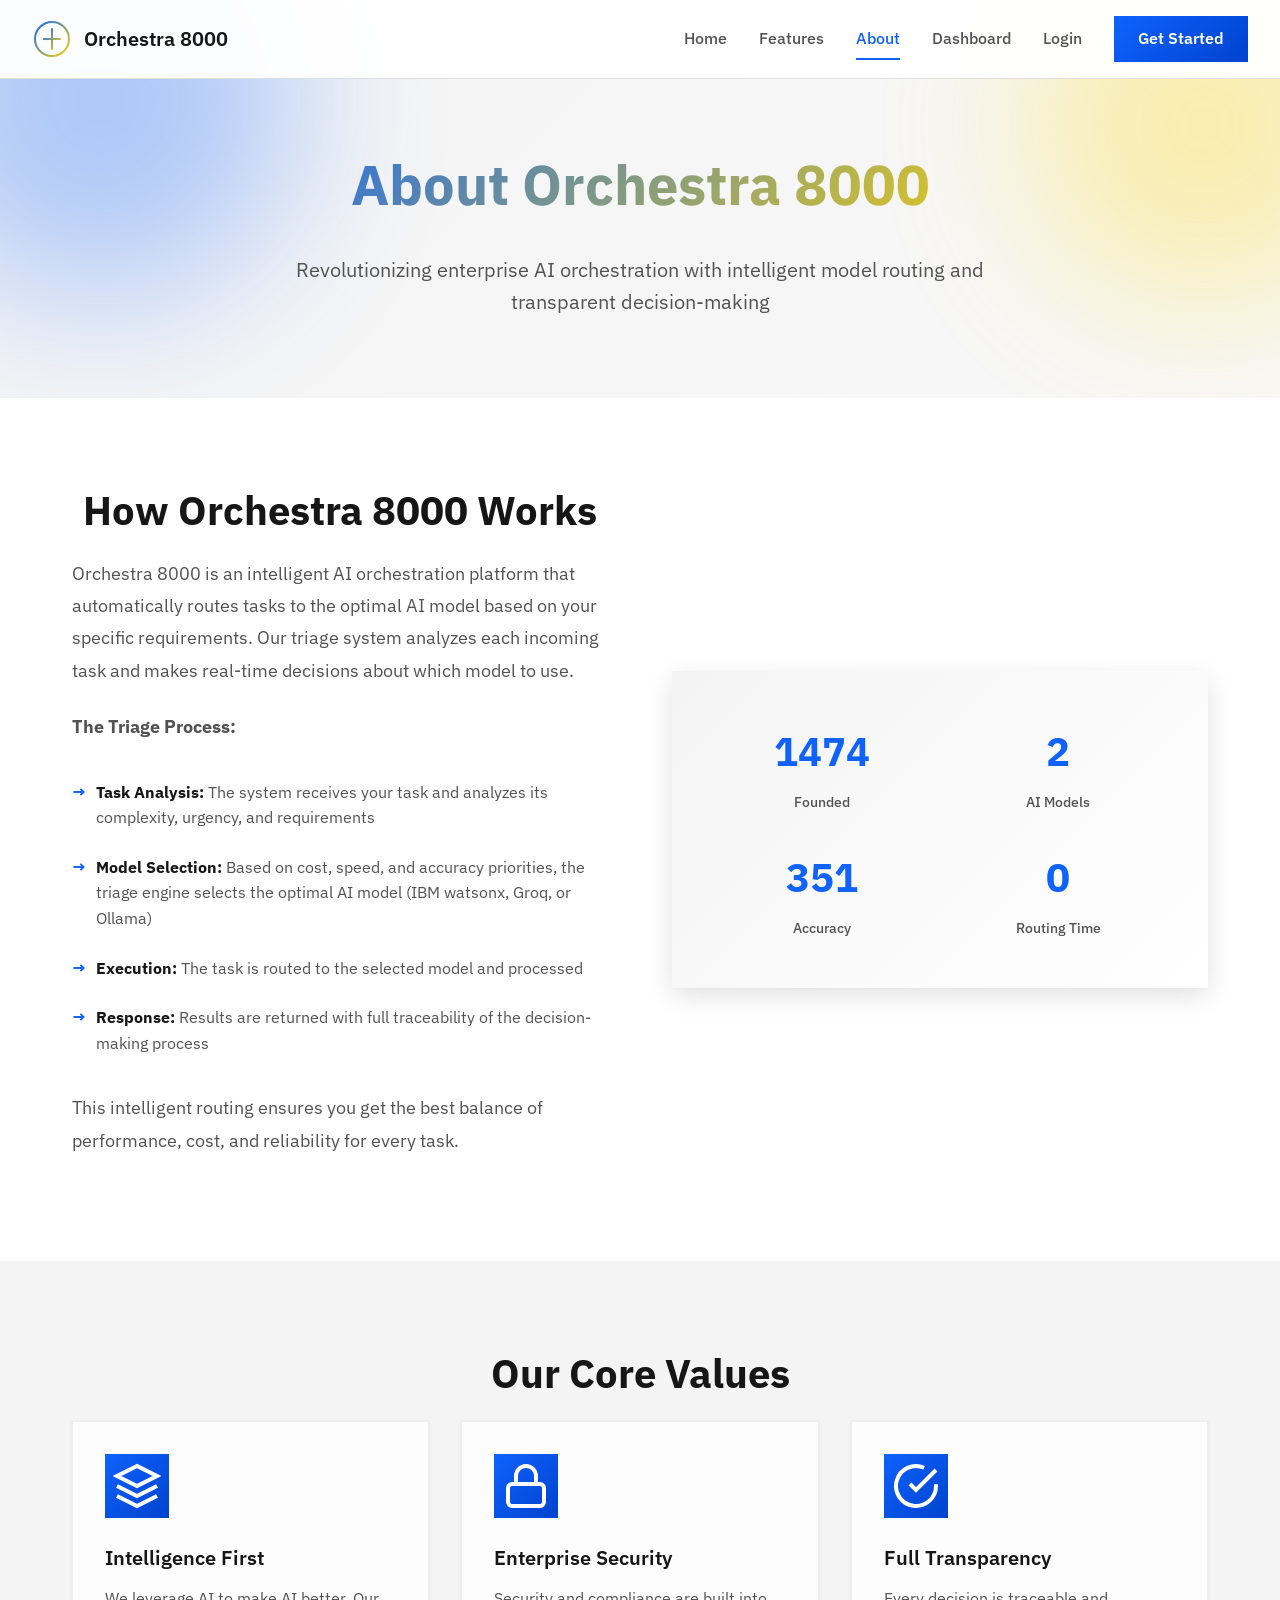
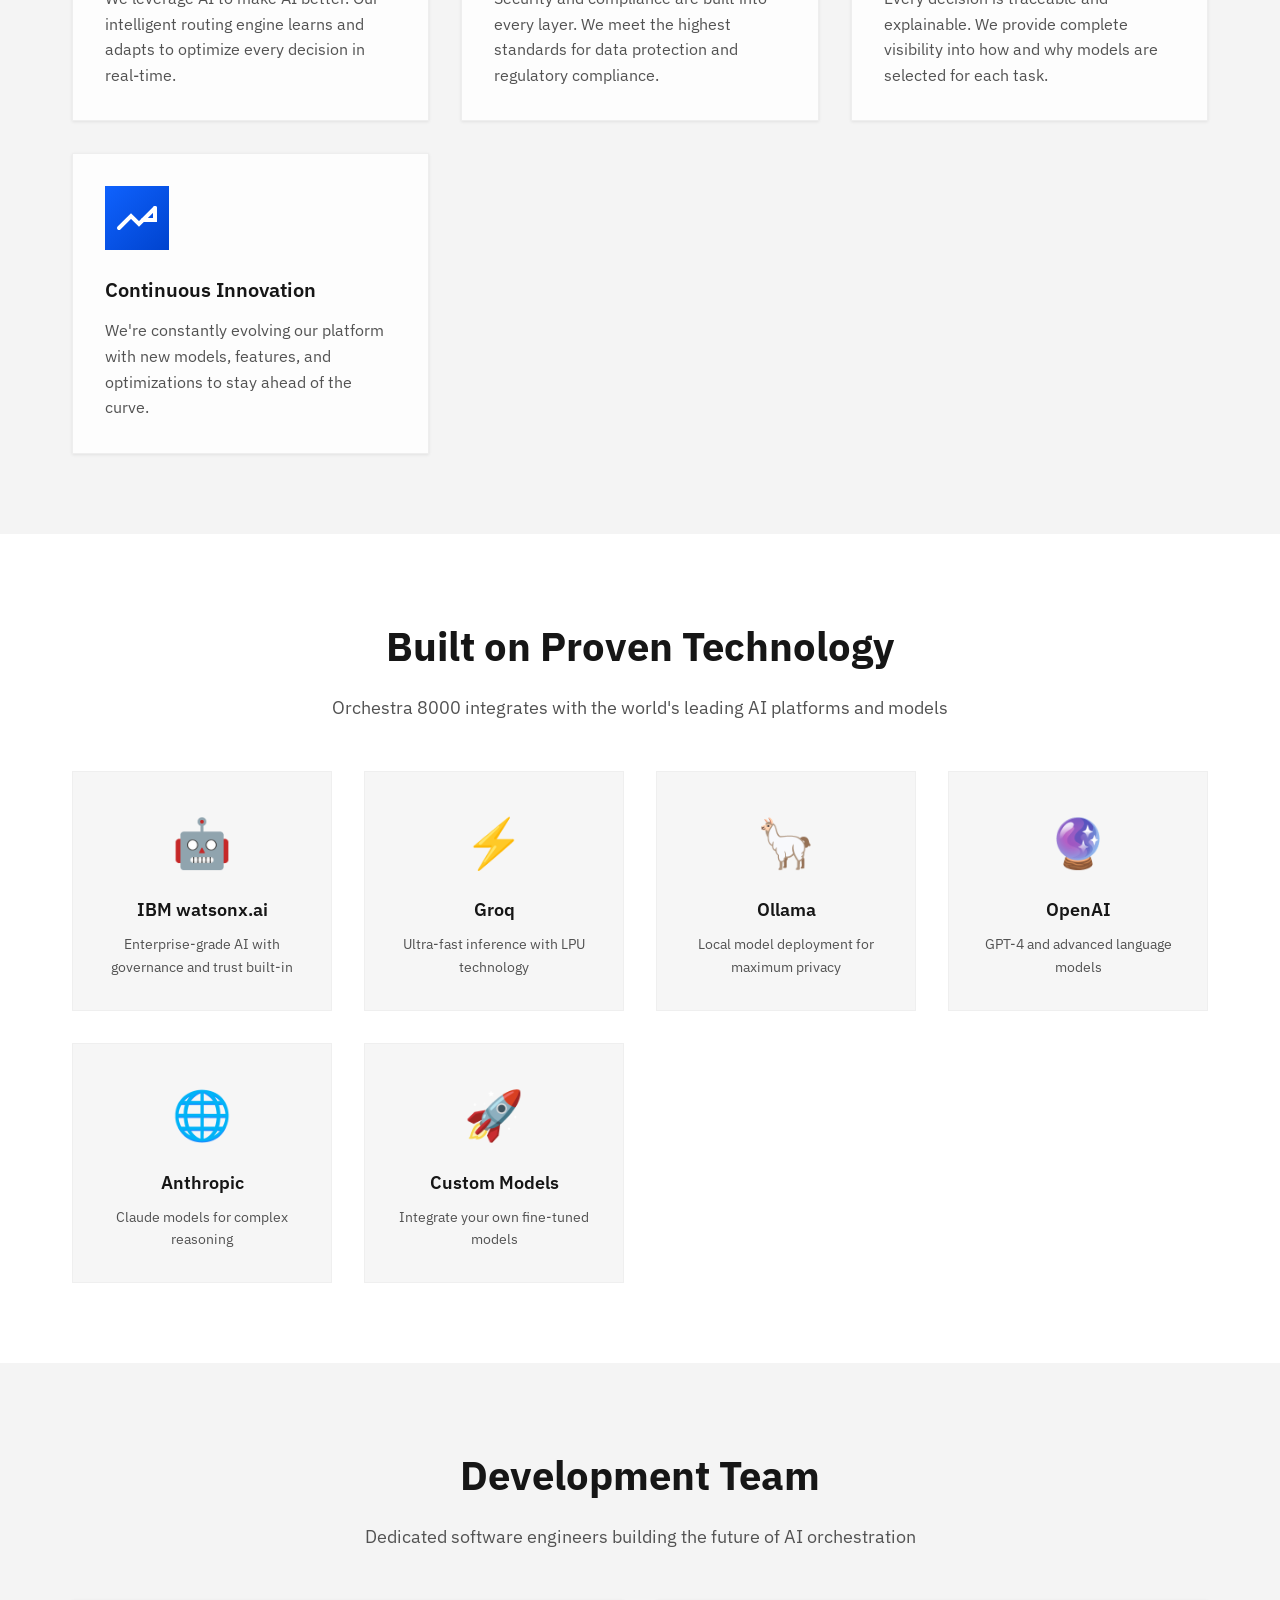
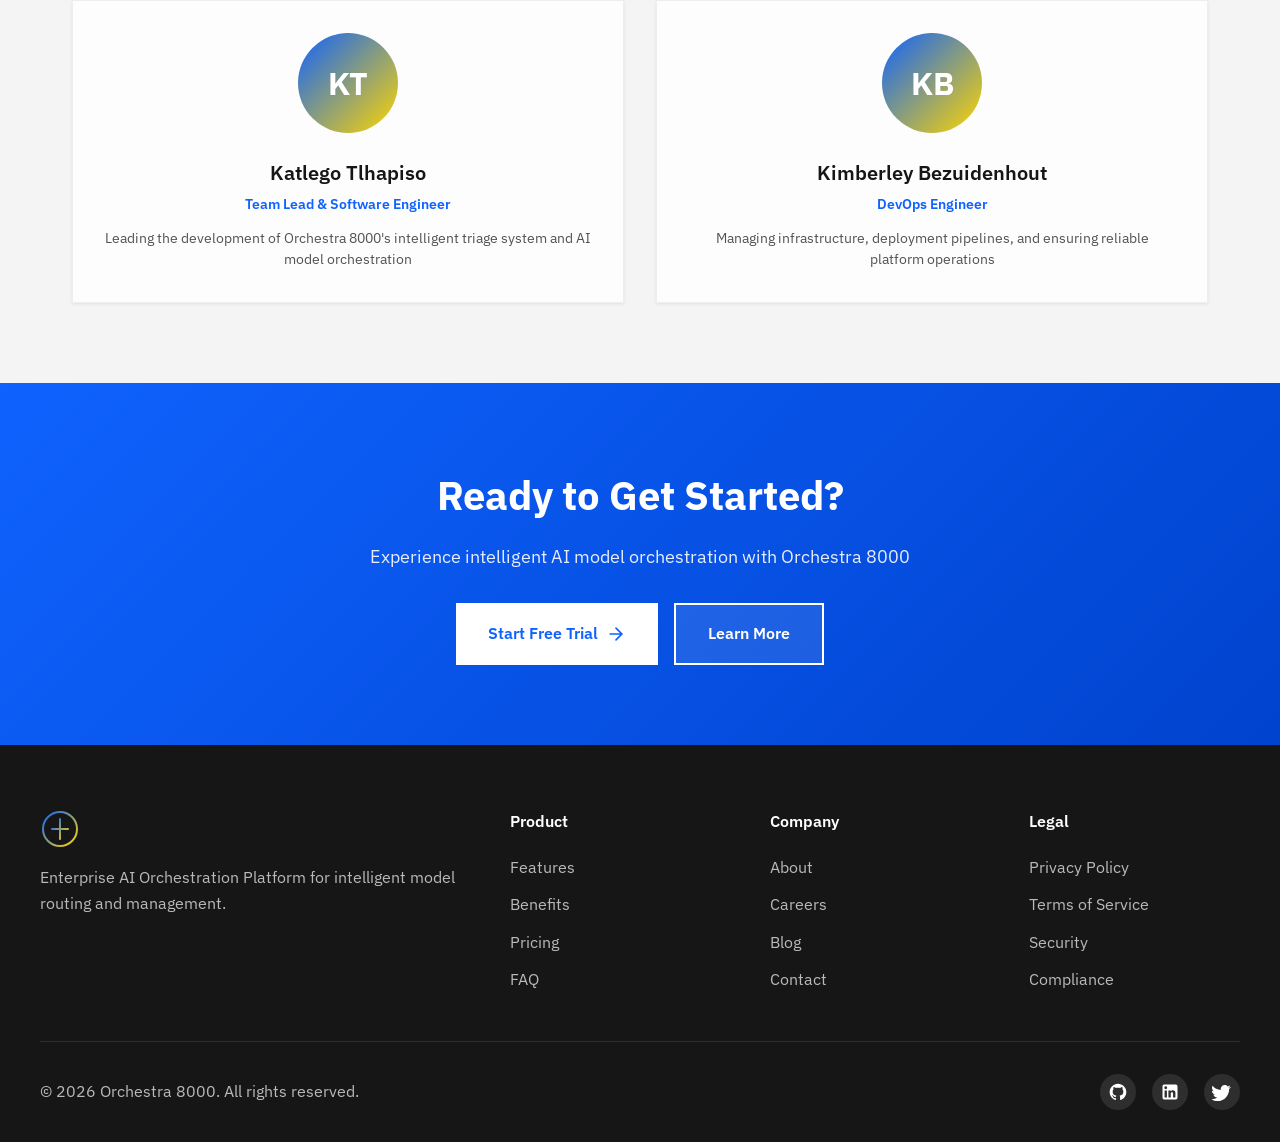
<file: frontend/about.html>
<!DOCTYPE html>
<html lang="en">
<head>
    <meta charset="UTF-8">
    <meta name="viewport" content="width=device-width, initial-scale=1.0">
    <title>About - Orchestra 8000</title>
    <link rel="stylesheet" href="css/about.css">
    <link rel="preconnect" href="https://fonts.googleapis.com">
    <link rel="preconnect" href="https://fonts.gstatic.com" crossorigin>
    <link href="https://fonts.googleapis.com/css2?family=IBM+Plex+Sans:wght@300;400;500;600;700&display=swap" rel="stylesheet">
</head>
<body>
    <!-- Navigation -->
    <nav class="navbar">
        <div class="nav-container">
            <a href="hero.html" class="nav-brand" style="text-decoration: none; color: inherit;">
                <svg width="40" height="40" viewBox="0 0 40 40" fill="none">
                    <circle cx="20" cy="20" r="17" stroke="url(#navGradient)" stroke-width="2"/>
                    <path d="M20 10 L20 30 M12 20 L28 20" stroke="url(#navGradient)" stroke-width="2" stroke-linecap="round"/>
                    <defs>
                        <linearGradient id="navGradient" x1="0%" y1="0%" x2="100%" y2="100%">
                            <stop offset="0%" style="stop-color:#0F62FE;stop-opacity:1" />
                            <stop offset="100%" style="stop-color:#FFD600;stop-opacity:1" />
                        </linearGradient>
                    </defs>
                </svg>
                <span class="brand-name">Orchestra 8000</span>
            </a>
            
            <div class="nav-menu" id="navMenu">
                <a href="hero.html" class="nav-link">Home</a>
                <a href="hero.html#features" class="nav-link">Features</a>
                <a href="about.html" class="nav-link active">About</a>
                <a href="index.html" class="nav-link">Dashboard</a>
                <a href="login.html" class="nav-link nav-link-login">Login</a>
                <a href="index.html" class="btn-nav-cta">Get Started</a>
            </div>
            
            <button class="nav-toggle" id="navToggle">
                <span></span>
                <span></span>
                <span></span>
            </button>
        </div>
    </nav>

    <!-- Hero Section -->
    <section class="about-hero">
        <div class="hero-background">
            <div class="gradient-orb orb-1"></div>
            <div class="gradient-orb orb-2"></div>
        </div>
        <div class="hero-container">
            <h1 class="hero-title">About Orchestra 8000</h1>
            <p class="hero-subtitle">
                Revolutionizing enterprise AI orchestration with intelligent model routing and transparent decision-making
            </p>
        </div>
    </section>

    <!-- Mission Section -->
    <section class="mission-section">
        <div class="section-container">
            <div class="mission-content">
                <div class="mission-text">
                    <h2 class="section-title">How Orchestra 8000 Works</h2>
                    <p class="section-description">
                        Orchestra 8000 is an intelligent AI orchestration platform that automatically routes tasks to the optimal
                        AI model based on your specific requirements. Our triage system analyzes each incoming task and makes
                        real-time decisions about which model to use.
                    </p>
                    <p class="section-description">
                        <strong>The Triage Process:</strong>
                    </p>
                    <ul class="process-list">
                        <li><strong>Task Analysis:</strong> The system receives your task and analyzes its complexity, urgency, and requirements</li>
                        <li><strong>Model Selection:</strong> Based on cost, speed, and accuracy priorities, the triage engine selects the optimal AI model (IBM watsonx, Groq, or Ollama)</li>
                        <li><strong>Execution:</strong> The task is routed to the selected model and processed</li>
                        <li><strong>Response:</strong> Results are returned with full traceability of the decision-making process</li>
                    </ul>
                    <p class="section-description">
                        This intelligent routing ensures you get the best balance of performance, cost, and reliability for every task.
                    </p>
                </div>
                <div class="mission-visual">
                    <div class="visual-card">
                        <div class="stat-grid">
                            <div class="stat-item">
                                <div class="stat-number">2026</div>
                                <div class="stat-label">Founded</div>
                            </div>
                            <div class="stat-item">
                                <div class="stat-number">3</div>
                                <div class="stat-label">AI Models</div>
                            </div>
                            <div class="stat-item">
                                <div class="stat-number">99.9%</div>
                                <div class="stat-label">Accuracy</div>
                            </div>
                            <div class="stat-item">
                                <div class="stat-number"><1s</div>
                                <div class="stat-label">Routing Time</div>
                            </div>
                        </div>
                    </div>
                </div>
            </div>
        </div>
    </section>

    <!-- Values Section -->
    <section class="values-section">
        <div class="section-container">
            <h2 class="section-title">Our Core Values</h2>
            <div class="values-grid">
                <div class="value-card">
                    <div class="value-icon">
                        <svg width="48" height="48" viewBox="0 0 24 24" fill="none">
                            <path d="M12 2L2 7l10 5 10-5-10-5z" stroke="currentColor" stroke-width="2"/>
                            <path d="M2 17l10 5 10-5M2 12l10 5 10-5" stroke="currentColor" stroke-width="2"/>
                        </svg>
                    </div>
                    <h3 class="value-title">Intelligence First</h3>
                    <p class="value-description">
                        We leverage AI to make AI better. Our intelligent routing engine learns and adapts to optimize 
                        every decision in real-time.
                    </p>
                </div>

                <div class="value-card">
                    <div class="value-icon">
                        <svg width="48" height="48" viewBox="0 0 24 24" fill="none">
                            <rect x="3" y="11" width="18" height="11" rx="2" stroke="currentColor" stroke-width="2"/>
                            <path d="M7 11V7a5 5 0 0 1 10 0v4" stroke="currentColor" stroke-width="2"/>
                        </svg>
                    </div>
                    <h3 class="value-title">Enterprise Security</h3>
                    <p class="value-description">
                        Security and compliance are built into every layer. We meet the highest standards for data 
                        protection and regulatory compliance.
                    </p>
                </div>

                <div class="value-card">
                    <div class="value-icon">
                        <svg width="48" height="48" viewBox="0 0 24 24" fill="none">
                            <path d="M22 11.08V12a10 10 0 1 1-5.93-9.14" stroke="currentColor" stroke-width="2"/>
                            <polyline points="22 4 12 14.01 9 11.01" stroke="currentColor" stroke-width="2"/>
                        </svg>
                    </div>
                    <h3 class="value-title">Full Transparency</h3>
                    <p class="value-description">
                        Every decision is traceable and explainable. We provide complete visibility into how and why 
                        models are selected for each task.
                    </p>
                </div>

                <div class="value-card">
                    <div class="value-icon">
                        <svg width="48" height="48" viewBox="0 0 24 24" fill="none">
                            <path d="M3 17l6-6 4 4 8-8" stroke="currentColor" stroke-width="2" stroke-linecap="round"/>
                            <path d="M21 7v6h-6" stroke="currentColor" stroke-width="2" stroke-linecap="round"/>
                        </svg>
                    </div>
                    <h3 class="value-title">Continuous Innovation</h3>
                    <p class="value-description">
                        We're constantly evolving our platform with new models, features, and optimizations to stay 
                        ahead of the curve.
                    </p>
                </div>
            </div>
        </div>
    </section>

    <!-- Technology Section -->
    <section class="technology-section">
        <div class="section-container">
            <h2 class="section-title">Built on Proven Technology</h2>
            <p class="section-subtitle">
                Orchestra 8000 integrates with the world's leading AI platforms and models
            </p>
            <div class="tech-grid">
                <div class="tech-card">
                    <div class="tech-icon">🤖</div>
                    <h3 class="tech-name">IBM watsonx.ai</h3>
                    <p class="tech-description">Enterprise-grade AI with governance and trust built-in</p>
                </div>
                <div class="tech-card">
                    <div class="tech-icon">⚡</div>
                    <h3 class="tech-name">Groq</h3>
                    <p class="tech-description">Ultra-fast inference with LPU technology</p>
                </div>
                <div class="tech-card">
                    <div class="tech-icon">🦙</div>
                    <h3 class="tech-name">Ollama</h3>
                    <p class="tech-description">Local model deployment for maximum privacy</p>
                </div>
                <div class="tech-card">
                    <div class="tech-icon">🔮</div>
                    <h3 class="tech-name">OpenAI</h3>
                    <p class="tech-description">GPT-4 and advanced language models</p>
                </div>
                <div class="tech-card">
                    <div class="tech-icon">🌐</div>
                    <h3 class="tech-name">Anthropic</h3>
                    <p class="tech-description">Claude models for complex reasoning</p>
                </div>
                <div class="tech-card">
                    <div class="tech-icon">🚀</div>
                    <h3 class="tech-name">Custom Models</h3>
                    <p class="tech-description">Integrate your own fine-tuned models</p>
                </div>
            </div>
        </div>
    </section>

    <!-- Team Section -->
    <section class="team-section">
        <div class="section-container">
            <h2 class="section-title">Development Team</h2>
            <p class="section-subtitle">
                Dedicated software engineers building the future of AI orchestration
            </p>
            <div class="team-grid">
                <div class="team-card">
                    <div class="team-avatar">
                        <div class="avatar-placeholder">KT</div>
                    </div>
                    <h3 class="team-name">Katlego Tlhapiso</h3>
                    <p class="team-role">Team Lead & Software Engineer</p>
                    <p class="team-bio">Leading the development of Orchestra 8000's intelligent triage system and AI model orchestration</p>
                </div>
                <div class="team-card">
                    <div class="team-avatar">
                        <div class="avatar-placeholder">KB</div>
                    </div>
                    <h3 class="team-name">Kimberley Bezuidenhout</h3>
                    <p class="team-role">DevOps Engineer</p>
                    <p class="team-bio">Managing infrastructure, deployment pipelines, and ensuring reliable platform operations</p>
                </div>
            </div>
        </div>
    </section>

    <!-- CTA Section -->
    <section class="cta-section">
        <div class="cta-container">
            <h2 class="cta-title">Ready to Get Started?</h2>
            <p class="cta-description">
                Experience intelligent AI model orchestration with Orchestra 8000
            </p>
            <div class="cta-buttons">
                <a href="login.html" class="btn-cta-primary">
                    <span>Start Free Trial</span>
                    <svg width="20" height="20" viewBox="0 0 24 24" fill="none">
                        <path d="M5 12h14M12 5l7 7-7 7" stroke="currentColor" stroke-width="2" stroke-linecap="round"/>
                    </svg>
                </a>
                <a href="faq.html" class="btn-cta-secondary">
                    <span>Learn More</span>
                </a>
            </div>
        </div>
    </section>

    <!-- Footer -->
    <footer class="footer">
        <div class="footer-container">
            <div class="footer-grid">
                <div class="footer-brand">
                    <svg width="40" height="40" viewBox="0 0 40 40" fill="none">
                        <circle cx="20" cy="20" r="17" stroke="url(#footerGradient)" stroke-width="2"/>
                        <path d="M20 10 L20 30 M12 20 L28 20" stroke="url(#footerGradient)" stroke-width="2" stroke-linecap="round"/>
                        <defs>
                            <linearGradient id="footerGradient" x1="0%" y1="0%" x2="100%" y2="100%">
                                <stop offset="0%" style="stop-color:#0F62FE;stop-opacity:1" />
                                <stop offset="100%" style="stop-color:#FFD600;stop-opacity:1" />
                            </linearGradient>
                        </defs>
                    </svg>
                    <p class="footer-description">
                        Enterprise AI Orchestration Platform for intelligent model routing and management.
                    </p>
                </div>
                
                <div class="footer-links">
                    <h4>Product</h4>
                    <a href="hero.html#features">Features</a>
                    <a href="hero.html#benefits">Benefits</a>
                    <a href="login.html">Pricing</a>
                    <a href="faq.html">FAQ</a>
                </div>
                
                <div class="footer-links">
                    <h4>Company</h4>
                    <a href="about.html">About</a>
                    <a href="#">Careers</a>
                    <a href="#">Blog</a>
                    <a href="#">Contact</a>
                </div>
                
                <div class="footer-links">
                    <h4>Legal</h4>
                    <a href="#">Privacy Policy</a>
                    <a href="#">Terms of Service</a>
                    <a href="#">Security</a>
                    <a href="#">Compliance</a>
                </div>
            </div>
            
            <div class="footer-bottom">
                <p>&copy; 2026 Orchestra 8000. All rights reserved.</p>
                <div class="footer-social">
                    <a href="#" aria-label="GitHub">
                        <svg width="20" height="20" viewBox="0 0 24 24" fill="currentColor">
                            <path d="M12 2C6.48 2 2 6.48 2 12c0 4.42 2.87 8.17 6.84 9.49.5.09.68-.22.68-.48v-1.7c-2.78.6-3.37-1.34-3.37-1.34-.45-1.15-1.11-1.46-1.11-1.46-.91-.62.07-.61.07-.61 1 .07 1.53 1.03 1.53 1.03.89 1.52 2.34 1.08 2.91.83.09-.65.35-1.08.63-1.33-2.22-.25-4.56-1.11-4.56-4.94 0-1.09.39-1.98 1.03-2.68-.1-.25-.45-1.27.1-2.64 0 0 .84-.27 2.75 1.02.8-.22 1.65-.33 2.5-.33.85 0 1.7.11 2.5.33 1.91-1.29 2.75-1.02 2.75-1.02.55 1.37.2 2.39.1 2.64.64.7 1.03 1.59 1.03 2.68 0 3.84-2.34 4.68-4.57 4.93.36.31.68.92.68 1.85v2.75c0 .27.18.58.69.48C19.14 20.16 22 16.42 22 12c0-5.52-4.48-10-10-10z"/>
                        </svg>
                    </a>
                    <a href="#" aria-label="LinkedIn">
                        <svg width="20" height="20" viewBox="0 0 24 24" fill="currentColor">
                            <path d="M19 3a2 2 0 0 1 2 2v14a2 2 0 0 1-2 2H5a2 2 0 0 1-2-2V5a2 2 0 0 1 2-2h14m-.5 15.5v-5.3a3.26 3.26 0 0 0-3.26-3.26c-.85 0-1.84.52-2.32 1.3v-1.11h-2.79v8.37h2.79v-4.93c0-.77.62-1.4 1.39-1.4a1.4 1.4 0 0 1 1.4 1.4v4.93h2.79M6.88 8.56a1.68 1.68 0 0 0 1.68-1.68c0-.93-.75-1.69-1.68-1.69a1.69 1.69 0 0 0-1.69 1.69c0 .93.76 1.68 1.69 1.68m1.39 9.94v-8.37H5.5v8.37h2.77z"/>
                        </svg>
                    </a>
                    <a href="#" aria-label="Twitter">
                        <svg width="20" height="20" viewBox="0 0 24 24" fill="currentColor">
                            <path d="M22.46 6c-.85.38-1.78.64-2.75.76 1-.6 1.76-1.55 2.12-2.68-.93.55-1.96.95-3.06 1.17-.88-.94-2.13-1.53-3.51-1.53-2.66 0-4.81 2.16-4.81 4.81 0 .38.04.75.13 1.1-4-.2-7.54-2.12-9.91-5.04-.42.72-.66 1.55-.66 2.44 0 1.67.85 3.14 2.14 4-.79-.03-1.53-.24-2.18-.6v.06c0 2.33 1.66 4.28 3.86 4.72-.4.11-.83.17-1.27.17-.31 0-.62-.03-.92-.08.62 1.94 2.42 3.35 4.55 3.39-1.67 1.31-3.77 2.09-6.05 2.09-.39 0-.78-.02-1.17-.07 2.18 1.4 4.77 2.21 7.55 2.21 9.06 0 14.01-7.5 14.01-14.01 0-.21 0-.42-.02-.63.96-.7 1.8-1.56 2.46-2.55z"/>
                        </svg>
                    </a>
                </div>
            </div>
        </div>
    </footer>

    <script src="js/about.js"></script>
</body>
</html>
</file>
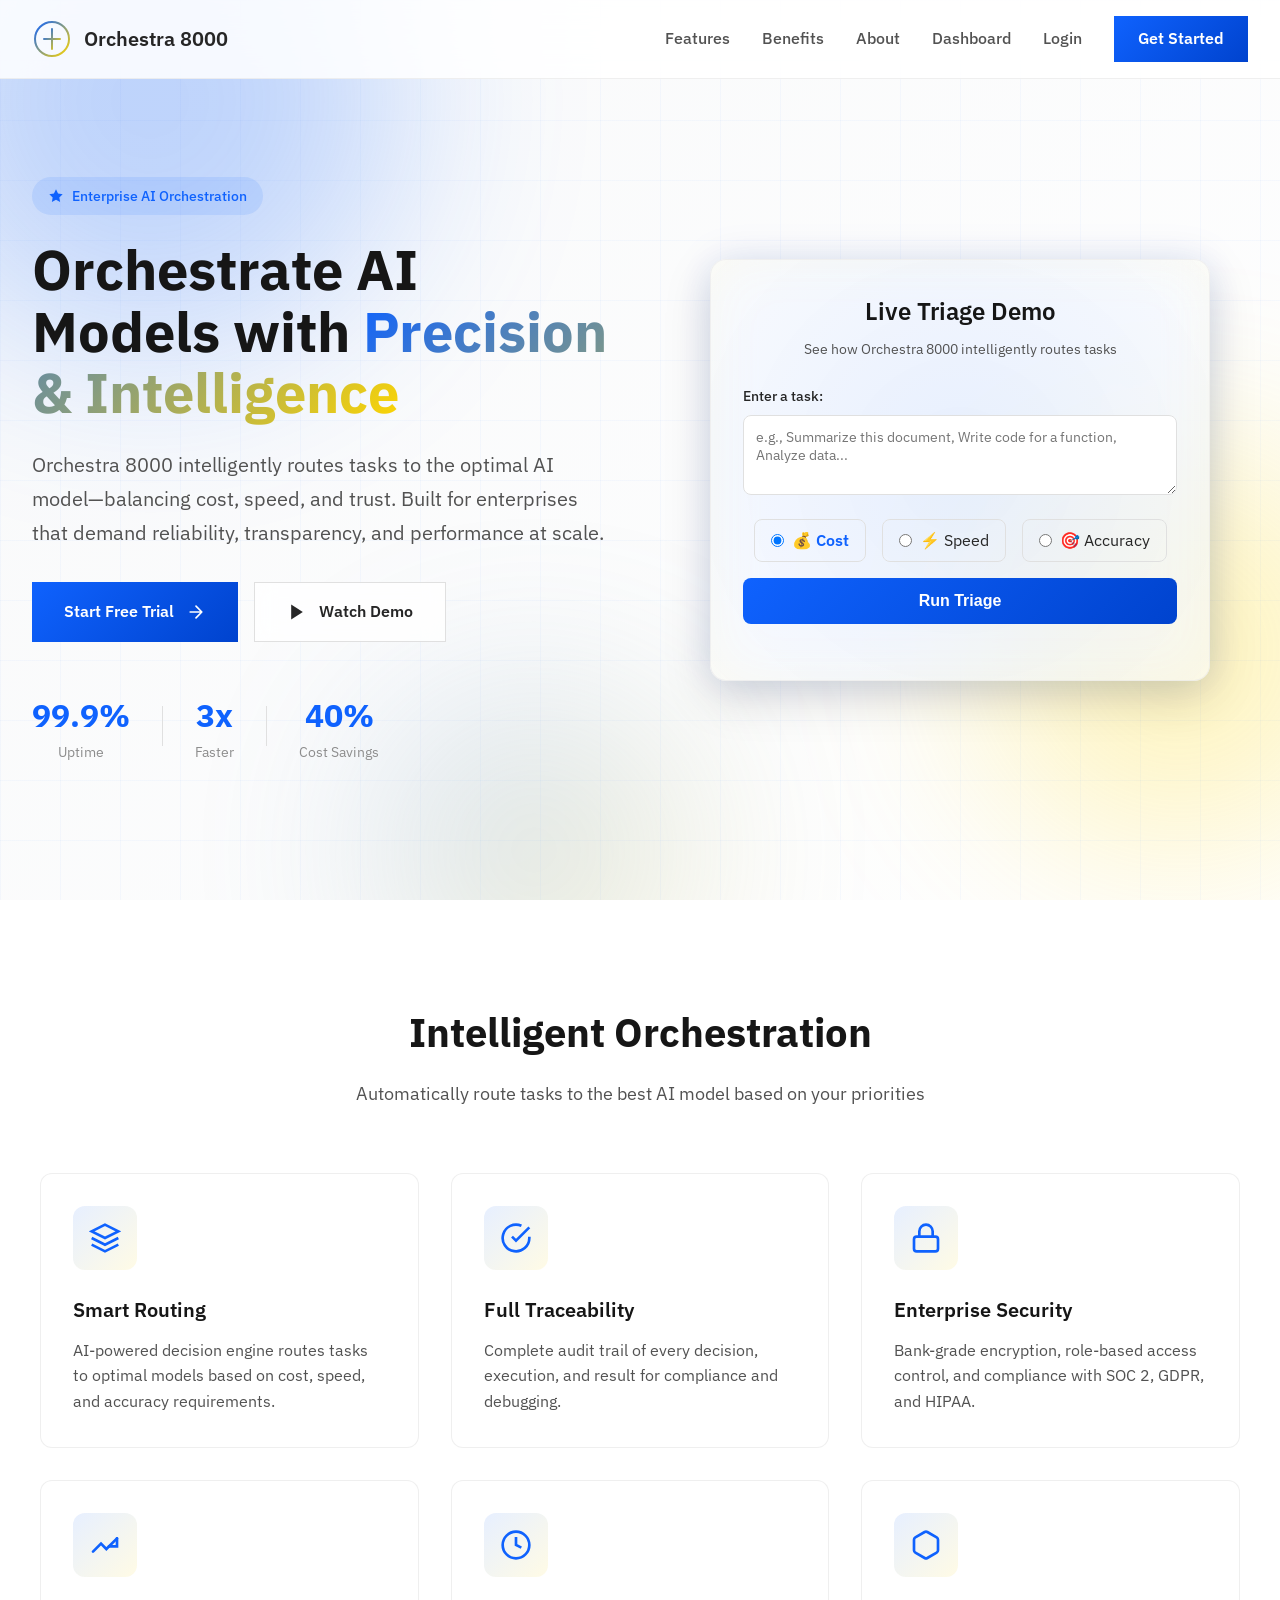
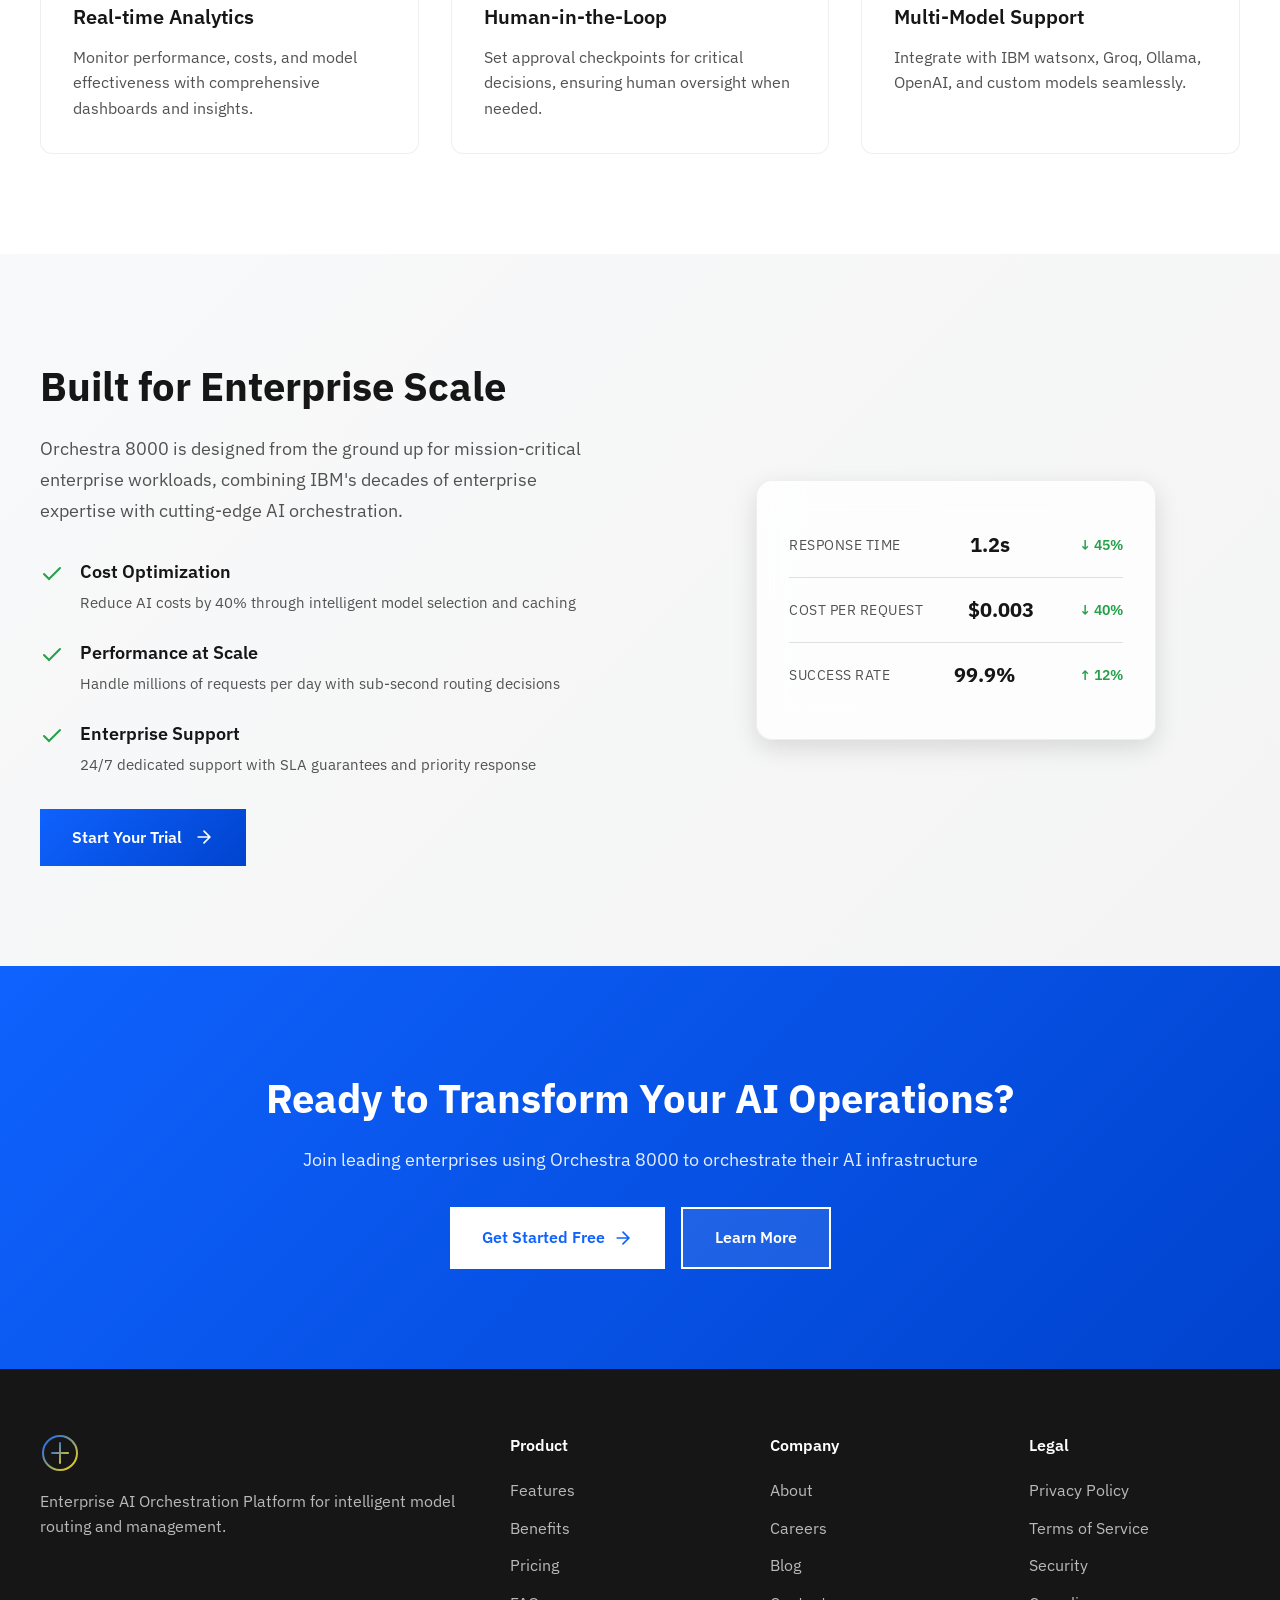
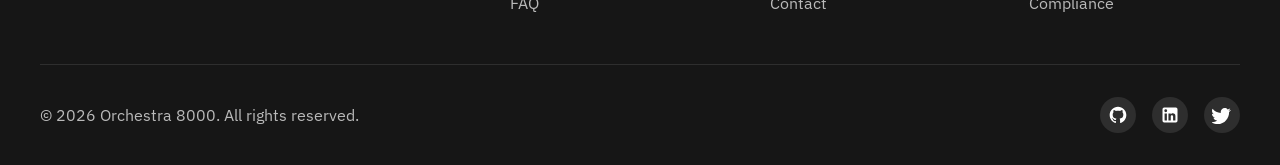
<file: frontend/hero.html>
<!DOCTYPE html>
<html lang="en">
<head>
    <meta charset="UTF-8">
    <meta name="viewport" content="width=device-width, initial-scale=1.0">
    <title>Orchestra 8000 - Enterprise AI Orchestration Platform</title>
    <link rel="stylesheet" href="css/hero.css">
    <link rel="preconnect" href="https://fonts.googleapis.com">
    <link rel="preconnect" href="https://fonts.gstatic.com" crossorigin>
    <link href="https://fonts.googleapis.com/css2?family=IBM+Plex+Sans:wght@300;400;500;600;700&display=swap" rel="stylesheet">
</head>
<body>
    <!-- Navigation -->
    <nav class="navbar">
        <div class="nav-container">
            <a href="hero.html" class="nav-brand" style="text-decoration: none; color: inherit;">
                <svg width="40" height="40" viewBox="0 0 40 40" fill="none">
                    <circle cx="20" cy="20" r="17" stroke="url(#navGradient)" stroke-width="2"/>
                    <path d="M20 10 L20 30 M12 20 L28 20" stroke="url(#navGradient)" stroke-width="2" stroke-linecap="round"/>
                    <defs>
                        <linearGradient id="navGradient" x1="0%" y1="0%" x2="100%" y2="100%">
                            <stop offset="0%" style="stop-color:#0F62FE;stop-opacity:1" />
                            <stop offset="100%" style="stop-color:#FFD600;stop-opacity:1" />
                        </linearGradient>
                    </defs>
                </svg>
                <span class="brand-name">Orchestra 8000</span>
            </a>
            
            <div class="nav-menu" id="navMenu">
                <a href="#features" class="nav-link">Features</a>
                <a href="#benefits" class="nav-link">Benefits</a>
                <a href="about.html" class="nav-link">About</a>
                <a href="index.html" class="nav-link">Dashboard</a>
                <a href="login.html" class="nav-link nav-link-login">Login</a>
                <a href="index.html" class="btn-nav-cta">Get Started</a>
            </div>
            
            <button class="nav-toggle" id="navToggle">
                <span></span>
                <span></span>
                <span></span>
            </button>
        </div>
    </nav>

    <!-- Hero Section -->
    <section class="hero">
        <div class="hero-background">
            <div class="gradient-orb orb-1"></div>
            <div class="gradient-orb orb-2"></div>
            <div class="gradient-orb orb-3"></div>
            <div class="grid-overlay"></div>
        </div>
        
        <div class="hero-container">
            <div class="hero-content">
                <div class="hero-badge">
                    <svg width="16" height="16" viewBox="0 0 24 24" fill="none">
                        <polygon points="12 2 15.09 8.26 22 9.27 17 14.14 18.18 21.02 12 17.77 5.82 21.02 7 14.14 2 9.27 8.91 8.26 12 2" fill="currentColor"/>
                    </svg>
                    <span>Enterprise AI Orchestration</span>
                </div>
                
                <h1 class="hero-title">
                    Orchestrate AI Models with
                    <span class="gradient-text">Precision & Intelligence</span>
                </h1>
                
                <p class="hero-description">
                    Orchestra 8000 intelligently routes tasks to the optimal AI model—balancing cost, speed, and trust. 
                    Built for enterprises that demand reliability, transparency, and performance at scale.
                </p>
                
                <div class="hero-cta">
                    <a href="login.html" class="btn-primary-large">
                        <span>Start Free Trial</span>
                        <svg width="20" height="20" viewBox="0 0 24 24" fill="none">
                            <path d="M5 12h14M12 5l7 7-7 7" stroke="currentColor" stroke-width="2" stroke-linecap="round" stroke-linejoin="round"/>
                        </svg>
                    </a>
                    <a href="#demo" class="btn-secondary-large">
                        <svg width="20" height="20" viewBox="0 0 24 24" fill="none">
                            <polygon points="5 3 19 12 5 21 5 3" fill="currentColor"/>
                        </svg>
                        <span>Watch Demo</span>
                    </a>
                </div>
                
                <div class="hero-stats">
                    <div class="stat-item">
                        <div class="stat-value">99.9%</div>
                        <div class="stat-label">Uptime</div>
                    </div>
                    <div class="stat-divider"></div>
                    <div class="stat-item">
                        <div class="stat-value">3x</div>
                        <div class="stat-label">Faster</div>
                    </div>
                    <div class="stat-divider"></div>
                    <div class="stat-item">
                        <div class="stat-value">40%</div>
                        <div class="stat-label">Cost Savings</div>
                    </div>
                </div>
            </div>
            
            <div class="hero-visual">
                <div class="visual-card">
                    <div class="card-glow"></div>
                    <div class="triage-demo">
                        <h3 class="demo-title">Live Triage Demo</h3>
                        <p class="demo-subtitle">See how Orchestra 8000 intelligently routes tasks</p>
                        
                        <div class="demo-input-section">
                            <label for="demoTask" class="demo-label">Enter a task:</label>
                            <textarea id="demoTask" class="demo-textarea" placeholder="e.g., Summarize this document, Write code for a function, Analyze data..." rows="3"></textarea>
                            <div class="demo-priorities">
                                <label class="priority-option">
                                    <input type="radio" name="priority" value="cost" checked>
                                    <span>💰 Cost</span>
                                </label>
                                <label class="priority-option">
                                    <input type="radio" name="priority" value="speed">
                                    <span>⚡ Speed</span>
                                </label>
                                <label class="priority-option">
                                    <input type="radio" name="priority" value="accuracy">
                                    <span>🎯 Accuracy</span>
                                </label>
                            </div>
                            <button id="runTriageBtn" class="demo-button">Run Triage</button>
                        </div>
                        
                        <div id="triageResult" class="triage-result" style="display: none;">
                            <div class="result-header">
                                <div class="loading-spinner" id="loadingSpinner">
                                    <svg width="40" height="40" viewBox="0 0 40 40">
                                        <circle cx="20" cy="20" r="16" stroke="url(#spinnerGradient)" stroke-width="3" fill="none" stroke-dasharray="80" stroke-linecap="round">
                                            <animateTransform attributeName="transform" type="rotate" from="0 20 20" to="360 20 20" dur="1s" repeatCount="indefinite"/>
                                        </circle>
                                        <defs>
                                            <linearGradient id="spinnerGradient" x1="0%" y1="0%" x2="100%" y2="100%">
                                                <stop offset="0%" style="stop-color:#0F62FE;stop-opacity:1" />
                                                <stop offset="100%" style="stop-color:#FFD600;stop-opacity:1" />
                                            </linearGradient>
                                        </defs>
                                    </svg>
                                    <p>Analyzing task...</p>
                                </div>
                                <div class="result-content" id="resultContent" style="display: none;">
                                    <div class="selected-model">
                                        <div class="model-icon" id="selectedModelIcon"></div>
                                        <div class="model-info">
                                            <h4 id="selectedModelName"></h4>
                                            <p id="selectedModelReason"></p>
                                        </div>
                                    </div>
                                    <div class="triage-metrics">
                                        <div class="metric">
                                            <span class="metric-label">Estimated Cost:</span>
                                            <span class="metric-value" id="metricCost"></span>
                                        </div>
                                        <div class="metric">
                                            <span class="metric-label">Estimated Time:</span>
                                            <span class="metric-value" id="metricTime"></span>
                                        </div>
                                        <div class="metric">
                                            <span class="metric-label">Confidence:</span>
                                            <span class="metric-value" id="metricConfidence"></span>
                                        </div>
                                    </div>
                                </div>
                            </div>
                        </div>
                    </div>
                </div>
            </div>
        </div>
    </section>

    <!-- Features Section -->
    <section class="features" id="features">
        <div class="section-container">
            <div class="section-header">
                <h2 class="section-title">Intelligent Orchestration</h2>
                <p class="section-subtitle">
                    Automatically route tasks to the best AI model based on your priorities
                </p>
            </div>
            
            <div class="features-grid">
                <div class="feature-card">
                    <div class="feature-icon">
                        <svg width="32" height="32" viewBox="0 0 24 24" fill="none">
                            <path d="M12 2L2 7l10 5 10-5-10-5z" stroke="currentColor" stroke-width="2"/>
                            <path d="M2 17l10 5 10-5M2 12l10 5 10-5" stroke="currentColor" stroke-width="2"/>
                        </svg>
                    </div>
                    <h3 class="feature-title">Smart Routing</h3>
                    <p class="feature-description">
                        AI-powered decision engine routes tasks to optimal models based on cost, speed, and accuracy requirements.
                    </p>
                </div>
                
                <div class="feature-card">
                    <div class="feature-icon">
                        <svg width="32" height="32" viewBox="0 0 24 24" fill="none">
                            <path d="M22 11.08V12a10 10 0 1 1-5.93-9.14" stroke="currentColor" stroke-width="2"/>
                            <polyline points="22 4 12 14.01 9 11.01" stroke="currentColor" stroke-width="2"/>
                        </svg>
                    </div>
                    <h3 class="feature-title">Full Traceability</h3>
                    <p class="feature-description">
                        Complete audit trail of every decision, execution, and result for compliance and debugging.
                    </p>
                </div>
                
                <div class="feature-card">
                    <div class="feature-icon">
                        <svg width="32" height="32" viewBox="0 0 24 24" fill="none">
                            <rect x="3" y="11" width="18" height="11" rx="2" stroke="currentColor" stroke-width="2"/>
                            <path d="M7 11V7a5 5 0 0 1 10 0v4" stroke="currentColor" stroke-width="2"/>
                        </svg>
                    </div>
                    <h3 class="feature-title">Enterprise Security</h3>
                    <p class="feature-description">
                        Bank-grade encryption, role-based access control, and compliance with SOC 2, GDPR, and HIPAA.
                    </p>
                </div>
                
                <div class="feature-card">
                    <div class="feature-icon">
                        <svg width="32" height="32" viewBox="0 0 24 24" fill="none">
                            <path d="M3 17l6-6 4 4 8-8" stroke="currentColor" stroke-width="2" stroke-linecap="round"/>
                            <path d="M21 7v6h-6" stroke="currentColor" stroke-width="2" stroke-linecap="round"/>
                        </svg>
                    </div>
                    <h3 class="feature-title">Real-time Analytics</h3>
                    <p class="feature-description">
                        Monitor performance, costs, and model effectiveness with comprehensive dashboards and insights.
                    </p>
                </div>
                
                <div class="feature-card">
                    <div class="feature-icon">
                        <svg width="32" height="32" viewBox="0 0 24 24" fill="none">
                            <circle cx="12" cy="12" r="10" stroke="currentColor" stroke-width="2"/>
                            <path d="M12 6v6l4 2" stroke="currentColor" stroke-width="2"/>
                        </svg>
                    </div>
                    <h3 class="feature-title">Human-in-the-Loop</h3>
                    <p class="feature-description">
                        Set approval checkpoints for critical decisions, ensuring human oversight when needed.
                    </p>
                </div>
                
                <div class="feature-card">
                    <div class="feature-icon">
                        <svg width="32" height="32" viewBox="0 0 24 24" fill="none">
                            <path d="M21 16V8a2 2 0 0 0-1-1.73l-7-4a2 2 0 0 0-2 0l-7 4A2 2 0 0 0 3 8v8a2 2 0 0 0 1 1.73l7 4a2 2 0 0 0 2 0l7-4A2 2 0 0 0 21 16z" stroke="currentColor" stroke-width="2"/>
                        </svg>
                    </div>
                    <h3 class="feature-title">Multi-Model Support</h3>
                    <p class="feature-description">
                        Integrate with IBM watsonx, Groq, Ollama, OpenAI, and custom models seamlessly.
                    </p>
                </div>
            </div>
        </div>
    </section>

    <!-- Benefits Section -->
    <section class="benefits" id="benefits">
        <div class="section-container">
            <div class="benefits-content">
                <div class="benefits-text">
                    <h2 class="section-title">Built for Enterprise Scale</h2>
                    <p class="section-description">
                        Orchestra 8000 is designed from the ground up for mission-critical enterprise workloads, 
                        combining IBM's decades of enterprise expertise with cutting-edge AI orchestration.
                    </p>
                    
                    <div class="benefits-list">
                        <div class="benefit-item">
                            <svg width="24" height="24" viewBox="0 0 24 24" fill="none">
                                <polyline points="20 6 9 17 4 12" stroke="currentColor" stroke-width="2" stroke-linecap="round"/>
                            </svg>
                            <div>
                                <h4>Cost Optimization</h4>
                                <p>Reduce AI costs by 40% through intelligent model selection and caching</p>
                            </div>
                        </div>
                        
                        <div class="benefit-item">
                            <svg width="24" height="24" viewBox="0 0 24 24" fill="none">
                                <polyline points="20 6 9 17 4 12" stroke="currentColor" stroke-width="2" stroke-linecap="round"/>
                            </svg>
                            <div>
                                <h4>Performance at Scale</h4>
                                <p>Handle millions of requests per day with sub-second routing decisions</p>
                            </div>
                        </div>
                        
                        <div class="benefit-item">
                            <svg width="24" height="24" viewBox="0 0 24 24" fill="none">
                                <polyline points="20 6 9 17 4 12" stroke="currentColor" stroke-width="2" stroke-linecap="round"/>
                            </svg>
                            <div>
                                <h4>Enterprise Support</h4>
                                <p>24/7 dedicated support with SLA guarantees and priority response</p>
                            </div>
                        </div>
                    </div>
                    
                    <a href="login.html" class="btn-primary-large">
                        <span>Start Your Trial</span>
                        <svg width="20" height="20" viewBox="0 0 24 24" fill="none">
                            <path d="M5 12h14M12 5l7 7-7 7" stroke="currentColor" stroke-width="2" stroke-linecap="round"/>
                        </svg>
                    </a>
                </div>
                
                <div class="benefits-visual">
                    <div class="metrics-card">
                        <div class="metric-row">
                            <div class="metric-label">Response Time</div>
                            <div class="metric-value">1.2s</div>
                            <div class="metric-trend positive">↓ 45%</div>
                        </div>
                        <div class="metric-row">
                            <div class="metric-label">Cost per Request</div>
                            <div class="metric-value">$0.003</div>
                            <div class="metric-trend positive">↓ 40%</div>
                        </div>
                        <div class="metric-row">
                            <div class="metric-label">Success Rate</div>
                            <div class="metric-value">99.9%</div>
                            <div class="metric-trend positive">↑ 12%</div>
                        </div>
                    </div>
                </div>
            </div>
        </div>
    </section>

    <!-- CTA Section -->
    <section class="cta-section">
        <div class="cta-container">
            <h2 class="cta-title">Ready to Transform Your AI Operations?</h2>
            <p class="cta-description">
                Join leading enterprises using Orchestra 8000 to orchestrate their AI infrastructure
            </p>
            <div class="cta-buttons">
                <a href="login.html" class="btn-cta-primary">
                    <span>Get Started Free</span>
                    <svg width="20" height="20" viewBox="0 0 24 24" fill="none">
                        <path d="M5 12h14M12 5l7 7-7 7" stroke="currentColor" stroke-width="2" stroke-linecap="round"/>
                    </svg>
                </a>
                <a href="about.html" class="btn-cta-secondary">
                    <span>Learn More</span>
                </a>
            </div>
        </div>
    </section>

    <!-- Footer -->
    <footer class="footer">
        <div class="footer-container">
            <div class="footer-grid">
                <div class="footer-brand">
                    <svg width="40" height="40" viewBox="0 0 40 40" fill="none">
                        <circle cx="20" cy="20" r="17" stroke="url(#footerGradient)" stroke-width="2"/>
                        <path d="M20 10 L20 30 M12 20 L28 20" stroke="url(#footerGradient)" stroke-width="2" stroke-linecap="round"/>
                        <defs>
                            <linearGradient id="footerGradient" x1="0%" y1="0%" x2="100%" y2="100%">
                                <stop offset="0%" style="stop-color:#0F62FE;stop-opacity:1" />
                                <stop offset="100%" style="stop-color:#FFD600;stop-opacity:1" />
                            </linearGradient>
                        </defs>
                    </svg>
                    <p class="footer-description">
                        Enterprise AI Orchestration Platform for intelligent model routing and management.
                    </p>
                </div>
                
                <div class="footer-links">
                    <h4>Product</h4>
                    <a href="#features">Features</a>
                    <a href="#benefits">Benefits</a>
                    <a href="login.html">Pricing</a>
                    <a href="faq.html">FAQ</a>
                </div>
                
                <div class="footer-links">
                    <h4>Company</h4>
                    <a href="about.html">About</a>
                    <a href="#">Careers</a>
                    <a href="#">Blog</a>
                    <a href="#">Contact</a>
                </div>
                
                <div class="footer-links">
                    <h4>Legal</h4>
                    <a href="#">Privacy Policy</a>
                    <a href="#">Terms of Service</a>
                    <a href="#">Security</a>
                    <a href="#">Compliance</a>
                </div>
            </div>
            
            <div class="footer-bottom">
                <p>&copy; 2026 Orchestra 8000. All rights reserved.</p>
                <div class="footer-social">
                    <a href="#" aria-label="GitHub">
                        <svg width="20" height="20" viewBox="0 0 24 24" fill="currentColor">
                            <path d="M12 2C6.48 2 2 6.48 2 12c0 4.42 2.87 8.17 6.84 9.49.5.09.68-.22.68-.48v-1.7c-2.78.6-3.37-1.34-3.37-1.34-.45-1.15-1.11-1.46-1.11-1.46-.91-.62.07-.61.07-.61 1 .07 1.53 1.03 1.53 1.03.89 1.52 2.34 1.08 2.91.83.09-.65.35-1.08.63-1.33-2.22-.25-4.56-1.11-4.56-4.94 0-1.09.39-1.98 1.03-2.68-.1-.25-.45-1.27.1-2.64 0 0 .84-.27 2.75 1.02.8-.22 1.65-.33 2.5-.33.85 0 1.7.11 2.5.33 1.91-1.29 2.75-1.02 2.75-1.02.55 1.37.2 2.39.1 2.64.64.7 1.03 1.59 1.03 2.68 0 3.84-2.34 4.68-4.57 4.93.36.31.68.92.68 1.85v2.75c0 .27.18.58.69.48C19.14 20.16 22 16.42 22 12c0-5.52-4.48-10-10-10z"/>
                        </svg>
                    </a>
                    <a href="#" aria-label="LinkedIn">
                        <svg width="20" height="20" viewBox="0 0 24 24" fill="currentColor">
                            <path d="M19 3a2 2 0 0 1 2 2v14a2 2 0 0 1-2 2H5a2 2 0 0 1-2-2V5a2 2 0 0 1 2-2h14m-.5 15.5v-5.3a3.26 3.26 0 0 0-3.26-3.26c-.85 0-1.84.52-2.32 1.3v-1.11h-2.79v8.37h2.79v-4.93c0-.77.62-1.4 1.39-1.4a1.4 1.4 0 0 1 1.4 1.4v4.93h2.79M6.88 8.56a1.68 1.68 0 0 0 1.68-1.68c0-.93-.75-1.69-1.68-1.69a1.69 1.69 0 0 0-1.69 1.69c0 .93.76 1.68 1.69 1.68m1.39 9.94v-8.37H5.5v8.37h2.77z"/>
                        </svg>
                    </a>
                    <a href="#" aria-label="Twitter">
                        <svg width="20" height="20" viewBox="0 0 24 24" fill="currentColor">
                            <path d="M22.46 6c-.85.38-1.78.64-2.75.76 1-.6 1.76-1.55 2.12-2.68-.93.55-1.96.95-3.06 1.17-.88-.94-2.13-1.53-3.51-1.53-2.66 0-4.81 2.16-4.81 4.81 0 .38.04.75.13 1.1-4-.2-7.54-2.12-9.91-5.04-.42.72-.66 1.55-.66 2.44 0 1.67.85 3.14 2.14 4-.79-.03-1.53-.24-2.18-.6v.06c0 2.33 1.66 4.28 3.86 4.72-.4.11-.83.17-1.27.17-.31 0-.62-.03-.92-.08.62 1.94 2.42 3.35 4.55 3.39-1.67 1.31-3.77 2.09-6.05 2.09-.39 0-.78-.02-1.17-.07 2.18 1.4 4.77 2.21 7.55 2.21 9.06 0 14.01-7.5 14.01-14.01 0-.21 0-.42-.02-.63.96-.7 1.8-1.56 2.46-2.55z"/>
                        </svg>
                    </a>
                </div>
            </div>
        </div>
    </footer>

    <script src="js/hero.js"></script>
</body>
</html>
</file>
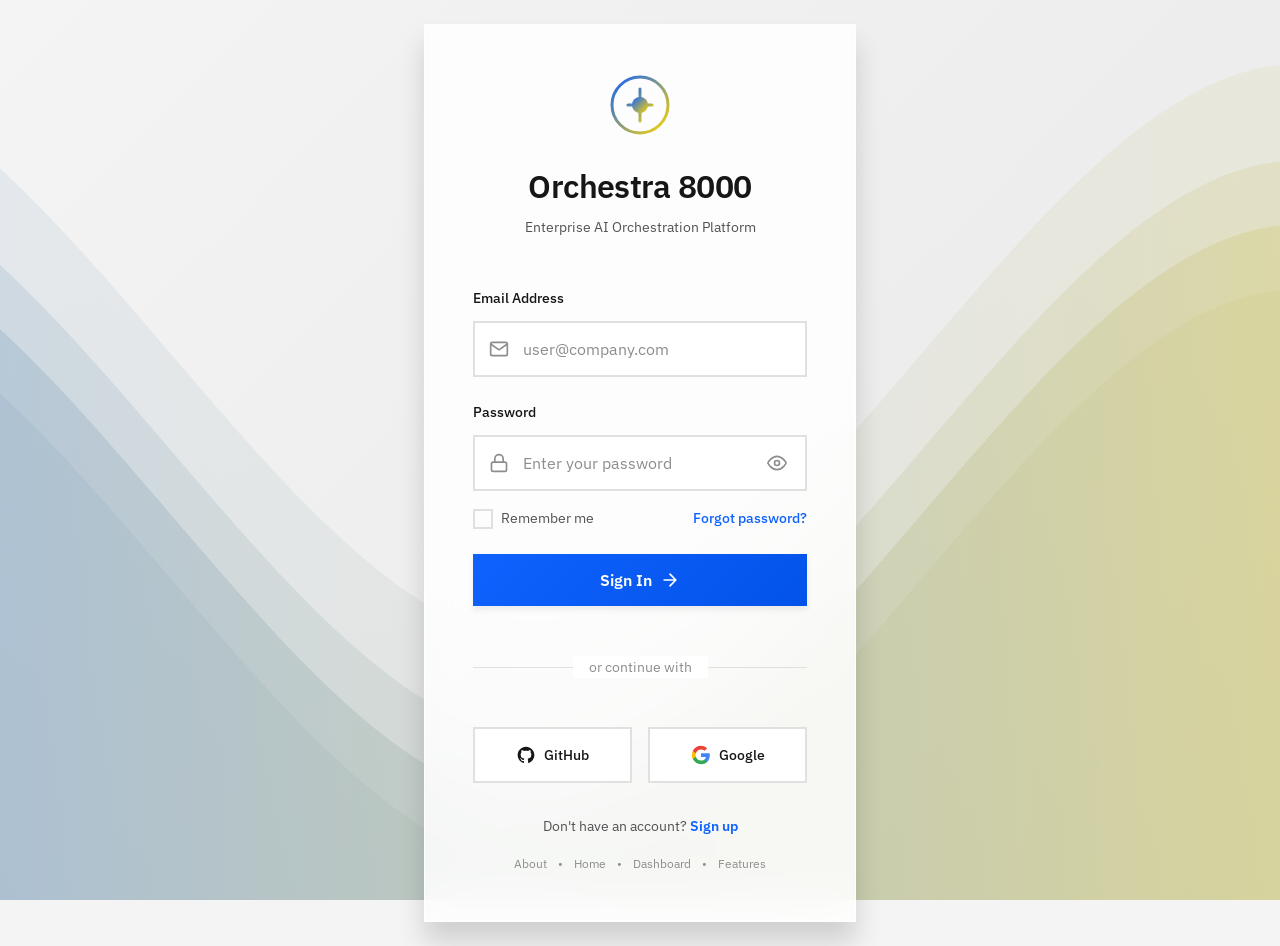
<file: frontend/login.html>
<!DOCTYPE html>
<html lang="en">
<head>
    <meta charset="UTF-8">
    <meta name="viewport" content="width=device-width, initial-scale=1.0">
    <title>Login - Orchestra 8000</title>
    <link rel="stylesheet" href="css/login.css">
    <link rel="preconnect" href="https://fonts.googleapis.com">
    <link rel="preconnect" href="https://fonts.gstatic.com" crossorigin>
    <link href="https://fonts.googleapis.com/css2?family=IBM+Plex+Sans:wght@300;400;500;600;700&display=swap" rel="stylesheet">
</head>
<body>
    <!-- Animated Wave Background -->
    <div class="wave-container">
        <svg class="waves" xmlns="http://www.w3.org/2000/svg" xmlns:xlink="http://www.w3.org/1999/xlink" viewBox="0 24 150 28" preserveAspectRatio="none" shape-rendering="auto">
            <defs>
                <path id="gentle-wave" d="M-160 44c30 0 58-18 88-18s 58 18 88 18 58-18 88-18 58 18 88 18 v44h-352z" />
                <linearGradient id="wave-gradient-1" x1="0%" y1="0%" x2="100%" y2="0%">
                    <stop offset="0%" style="stop-color:#0F62FE;stop-opacity:0.1" />
                    <stop offset="100%" style="stop-color:#FFD600;stop-opacity:0.1" />
                </linearGradient>
                <linearGradient id="wave-gradient-2" x1="0%" y1="0%" x2="100%" y2="0%">
                    <stop offset="0%" style="stop-color:#0F62FE;stop-opacity:0.15" />
                    <stop offset="100%" style="stop-color:#FFD600;stop-opacity:0.15" />
                </linearGradient>
                <linearGradient id="wave-gradient-3" x1="0%" y1="0%" x2="100%" y2="0%">
                    <stop offset="0%" style="stop-color:#0F62FE;stop-opacity:0.2" />
                    <stop offset="100%" style="stop-color:#FFD600;stop-opacity:0.2" />
                </linearGradient>
            </defs>
            <g class="wave-parallax">
                <use xlink:href="#gentle-wave" x="48" y="0" fill="url(#wave-gradient-1)" />
                <use xlink:href="#gentle-wave" x="48" y="3" fill="url(#wave-gradient-2)" />
                <use xlink:href="#gentle-wave" x="48" y="5" fill="url(#wave-gradient-3)" />
                <use xlink:href="#gentle-wave" x="48" y="7" fill="url(#wave-gradient-1)" />
            </g>
        </svg>
    </div>

    <!-- Login Container -->
    <div class="login-container">
        <div class="login-card">
            <!-- Logo and Branding -->
            <div class="login-header">
                <div class="logo-large">
                    <svg width="64" height="64" viewBox="0 0 64 64" fill="none">
                        <circle cx="32" cy="32" r="28" stroke="url(#logoGradient)" stroke-width="3"/>
                        <path d="M32 16 L32 48 M20 32 L44 32" stroke="url(#logoGradient)" stroke-width="3" stroke-linecap="round"/>
                        <circle cx="32" cy="32" r="8" fill="url(#logoGradient)"/>
                        <defs>
                            <linearGradient id="logoGradient" x1="0%" y1="0%" x2="100%" y2="100%">
                                <stop offset="0%" style="stop-color:#0F62FE;stop-opacity:1" />
                                <stop offset="100%" style="stop-color:#FFD600;stop-opacity:1" />
                            </linearGradient>
                        </defs>
                    </svg>
                </div>
                <h1 class="login-title">Orchestra 8000</h1>
                <p class="login-subtitle">Enterprise AI Orchestration Platform</p>
            </div>

            <!-- Login Form -->
            <form class="login-form" id="loginForm">
                <div class="form-group">
                    <label for="email" class="form-label">Email Address</label>
                    <div class="input-wrapper">
                        <svg class="input-icon" width="20" height="20" viewBox="0 0 24 24" fill="none">
                            <path d="M4 4h16c1.1 0 2 .9 2 2v12c0 1.1-.9 2-2 2H4c-1.1 0-2-.9-2-2V6c0-1.1.9-2 2-2z" stroke="currentColor" stroke-width="2"/>
                            <polyline points="22,6 12,13 2,6" stroke="currentColor" stroke-width="2"/>
                        </svg>
                        <input 
                            type="email" 
                            id="email" 
                            name="email" 
                            class="form-input" 
                            placeholder="user@company.com"
                            required
                            autocomplete="email"
                        >
                    </div>
                </div>

                <div class="form-group">
                    <label for="password" class="form-label">Password</label>
                    <div class="input-wrapper">
                        <svg class="input-icon" width="20" height="20" viewBox="0 0 24 24" fill="none">
                            <rect x="3" y="11" width="18" height="11" rx="2" ry="2" stroke="currentColor" stroke-width="2"/>
                            <path d="M7 11V7a5 5 0 0 1 10 0v4" stroke="currentColor" stroke-width="2"/>
                        </svg>
                        <input 
                            type="password" 
                            id="password" 
                            name="password" 
                            class="form-input" 
                            placeholder="Enter your password"
                            required
                            autocomplete="current-password"
                        >
                        <button type="button" class="toggle-password" id="togglePassword">
                            <svg width="20" height="20" viewBox="0 0 24 24" fill="none">
                                <path d="M1 12s4-8 11-8 11 8 11 8-4 8-11 8-11-8-11-8z" stroke="currentColor" stroke-width="2"/>
                                <circle cx="12" cy="12" r="3" stroke="currentColor" stroke-width="2"/>
                            </svg>
                        </button>
                    </div>
                </div>

                <div class="form-options">
                    <label class="checkbox-label">
                        <input type="checkbox" name="remember" id="remember">
                        <span class="checkbox-custom"></span>
                        <span class="checkbox-text">Remember me</span>
                    </label>
                    <a href="#" class="forgot-link">Forgot password?</a>
                </div>

                <button type="submit" class="btn-primary" id="loginButton">
                    <span class="btn-text">Sign In</span>
                    <svg class="btn-icon" width="20" height="20" viewBox="0 0 24 24" fill="none">
                        <path d="M5 12h14M12 5l7 7-7 7" stroke="currentColor" stroke-width="2" stroke-linecap="round" stroke-linejoin="round"/>
                    </svg>
                </button>

                <div class="divider">
                    <span class="divider-text">or continue with</span>
                </div>

                <div class="social-login">
                    <button type="button" class="btn-social">
                        <svg width="20" height="20" viewBox="0 0 24 24" fill="none">
                            <path d="M12 2C6.48 2 2 6.48 2 12c0 4.42 2.87 8.17 6.84 9.49.5.09.68-.22.68-.48v-1.7c-2.78.6-3.37-1.34-3.37-1.34-.45-1.15-1.11-1.46-1.11-1.46-.91-.62.07-.61.07-.61 1 .07 1.53 1.03 1.53 1.03.89 1.52 2.34 1.08 2.91.83.09-.65.35-1.08.63-1.33-2.22-.25-4.56-1.11-4.56-4.94 0-1.09.39-1.98 1.03-2.68-.1-.25-.45-1.27.1-2.64 0 0 .84-.27 2.75 1.02.8-.22 1.65-.33 2.5-.33.85 0 1.7.11 2.5.33 1.91-1.29 2.75-1.02 2.75-1.02.55 1.37.2 2.39.1 2.64.64.7 1.03 1.59 1.03 2.68 0 3.84-2.34 4.68-4.57 4.93.36.31.68.92.68 1.85v2.75c0 .27.18.58.69.48C19.14 20.16 22 16.42 22 12c0-5.52-4.48-10-10-10z" fill="currentColor"/>
                        </svg>
                        GitHub
                    </button>
                    <button type="button" class="btn-social">
                        <svg width="20" height="20" viewBox="0 0 24 24" fill="none">
                            <path d="M22.56 12.25c0-.78-.07-1.53-.2-2.25H12v4.26h5.92c-.26 1.37-1.04 2.53-2.21 3.31v2.77h3.57c2.08-1.92 3.28-4.74 3.28-8.09z" fill="#4285F4"/>
                            <path d="M12 23c2.97 0 5.46-.98 7.28-2.66l-3.57-2.77c-.98.66-2.23 1.06-3.71 1.06-2.86 0-5.29-1.93-6.16-4.53H2.18v2.84C3.99 20.53 7.7 23 12 23z" fill="#34A853"/>
                            <path d="M5.84 14.09c-.22-.66-.35-1.36-.35-2.09s.13-1.43.35-2.09V7.07H2.18C1.43 8.55 1 10.22 1 12s.43 3.45 1.18 4.93l2.85-2.22.81-.62z" fill="#FBBC05"/>
                            <path d="M12 5.38c1.62 0 3.06.56 4.21 1.64l3.15-3.15C17.45 2.09 14.97 1 12 1 7.7 1 3.99 3.47 2.18 7.07l3.66 2.84c.87-2.6 3.3-4.53 6.16-4.53z" fill="#EA4335"/>
                        </svg>
                        Google
                    </button>
                </div>
            </form>

            <!-- Footer -->
            <div class="login-footer">
                <p class="footer-text">
                    Don't have an account?
                    <a href="index.html" class="signup-link">Sign up</a>
                </p>
                <p class="footer-links">
                    <a href="about.html">About</a>
                    <span class="separator">•</span>
                    <a href="hero.html">Home</a>
                    <span class="separator">•</span>
                    <a href="index.html">Dashboard</a>
                    <span class="separator">•</span>
                    <a href="hero.html#features">Features</a>
                </p>
            </div>
        </div>

        <!-- Status Message -->
        <div class="status-message" id="statusMessage"></div>
    </div>

    <script src="js/login.js"></script>
</body>
</html>
</file>
<file: frontend/css/styles.css>
/* Orchestra 8000 - Premium Enterprise AI Orchestration Dashboard */

/* ===== CSS Variables ===== */
:root {
    /* IBM Design System Colors */
    --ibm-blue: #0F62FE;
    --ibm-blue-hover: #0353E9;
    --ibm-blue-light: #4589FF;
    --accent-yellow: #FFD600;
    --accent-yellow-dark: #F1C21B;
    
    /* Neutrals */
    --white: #FFFFFF;
    --gray-10: #F4F4F4;
    --gray-20: #E0E0E0;
    --gray-30: #C6C6C6;
    --gray-50: #8D8D8D;
    --gray-70: #525252;
    --gray-90: #262626;
    --gray-100: #161616;
    
    /* Status Colors */
    --success: #24A148;
    --warning: #F1C21B;
    --error: #DA1E28;
    --info: #0F62FE;
    
    /* Semantic Aliases */
    --surface: #FFFFFF;
    --background: #F4F4F4;
    --border: #E0E0E0;
    --primary: #0F62FE;
    --hover: rgba(15, 98, 254, 0.05);
    --text-primary: #161616;
    --text-secondary: #525252;
    --text-tertiary: #8D8D8D;
    
    /* Spacing */
    --spacing-xs: 4px;
    --spacing-sm: 8px;
    --spacing-md: 16px;
    --spacing-lg: 24px;
    --spacing-xl: 32px;
    --spacing-2xl: 48px;
    
    /* Typography */
    --font-family: 'IBM Plex Sans', -apple-system, BlinkMacSystemFont, 'Segoe UI', sans-serif;
    
    /* Shadows */
    --shadow-sm: 0 1px 3px rgba(0, 0, 0, 0.08);
    --shadow-md: 0 4px 12px rgba(0, 0, 0, 0.1);
    --shadow-lg: 0 8px 24px rgba(0, 0, 0, 0.12);
    --shadow-xl: 0 16px 48px rgba(0, 0, 0, 0.15);
    
    /* Border Radius */
    --radius-sm: 4px;
    --radius-md: 8px;
    --radius-lg: 12px;
    --radius-xl: 16px;
    
    /* Transitions */
    --transition-fast: 150ms cubic-bezier(0.4, 0, 0.2, 1);
    --transition-base: 250ms cubic-bezier(0.4, 0, 0.2, 1);
    --transition-slow: 350ms cubic-bezier(0.4, 0, 0.2, 1);
}

/* ===== Reset & Base Styles ===== */
* {
    margin: 0;
    padding: 0;
    box-sizing: border-box;
}

body {
    font-family: var(--font-family);
    background: linear-gradient(135deg, #F8F9FA 0%, #FFFFFF 50%, #F4F4F4 100%);
    background-attachment: fixed;
    color: var(--gray-90);
    overflow-x: hidden;
    line-height: 1.6;
    -webkit-font-smoothing: antialiased;
    -moz-osx-font-smoothing: grayscale;
}

/* Marble texture overlay */
body::before {
    content: '';
    position: fixed;
    top: 0;
    left: 0;
    width: 100%;
    height: 100%;
    background-image: 
        radial-gradient(circle at 20% 50%, rgba(15, 98, 254, 0.03) 0%, transparent 50%),
        radial-gradient(circle at 80% 80%, rgba(255, 214, 0, 0.03) 0%, transparent 50%);
    pointer-events: none;
    z-index: 0;
}

/* ===== Layout Structure ===== */
.sidebar {
    position: fixed;
    left: 0;
    top: 0;
    width: 72px;
    height: 100vh;
    background: rgba(255, 255, 255, 0.95);
    backdrop-filter: blur(20px);
    border-right: 1px solid var(--gray-20);
    display: flex;
    flex-direction: column;
    align-items: center;
    padding: var(--spacing-lg) 0;
    z-index: 1000;
    box-shadow: var(--shadow-md);
}

.sidebar-header {
    margin-bottom: var(--spacing-2xl);
}

.logo {
    display: flex;
    flex-direction: column;
    align-items: center;
    gap: var(--spacing-sm);
}

.logo-text {
    font-size: 10px;
    font-weight: 600;
    color: var(--ibm-blue);
    letter-spacing: 0.5px;
    text-transform: uppercase;
}

.sidebar-nav {
    flex: 1;
    display: flex;
    flex-direction: column;
    gap: var(--spacing-sm);
    width: 100%;
    padding: 0 var(--spacing-md);
}

.nav-item {
    position: relative;
    display: flex;
    align-items: center;
    justify-content: center;
    width: 48px;
    height: 48px;
    border-radius: 0;
    color: var(--gray-70);
    text-decoration: none;
    transition: all var(--transition-base);
    cursor: pointer;
}

.nav-item:hover {
    background: var(--gray-10);
    color: var(--ibm-blue);
}

.nav-item.active {
    background: var(--ibm-blue);
    color: var(--white);
    box-shadow: 0 4px 12px rgba(15, 98, 254, 0.3);
}

.nav-item::before {
    content: attr(data-tooltip);
    position: absolute;
    left: 100%;
    margin-left: var(--spacing-md);
    padding: var(--spacing-sm) var(--spacing-md);
    background: var(--gray-90);
    color: var(--white);
    font-size: 12px;
    font-weight: 500;
    border-radius: 0;
    white-space: nowrap;
    opacity: 0;
    pointer-events: none;
    transition: opacity var(--transition-fast);
    z-index: 1001;
}

.nav-item:hover::before {
    opacity: 1;
}

.sidebar-footer {
    padding: 0 var(--spacing-md);
}

/* ===== Main Content ===== */
.main-content {
    margin-left: 72px;
    min-height: 100vh;
    position: relative;
    z-index: 1;
    width: calc(100vw - 72px);
}

/* ===== Top Bar ===== */
.top-bar {
    height: 64px;
    background: rgba(255, 255, 255, 0.95);
    backdrop-filter: blur(20px);
    border-bottom: 1px solid var(--gray-20);
    display: flex;
    align-items: center;
    justify-content: space-between;
    padding: 0 var(--spacing-xl);
    position: sticky;
    top: 0;
    z-index: 100;
    box-shadow: var(--shadow-sm);
}

.status-indicator {
    display: flex;
    align-items: center;
    gap: var(--spacing-md);
}

.status-dot {
    width: 8px;
    height: 8px;
    border-radius: 50%;
    background: var(--success);
    box-shadow: 0 0 12px rgba(36, 161, 72, 0.6);
    animation: pulse 2s ease-in-out infinite;
}

@keyframes pulse {
    0%, 100% { opacity: 1; transform: scale(1); }
    50% { opacity: 0.7; transform: scale(1.1); }
}

.status-text {
    font-size: 14px;
    font-weight: 500;
    color: var(--gray-90);
}

.top-bar-actions {
    display: flex;
    align-items: center;
    gap: var(--spacing-lg);
}

.icon-button {
    width: 40px;
    height: 40px;
    border: none;
    background: transparent;
    border-radius: 0;
    color: var(--gray-70);
    cursor: pointer;
    display: flex;
    align-items: center;
    justify-content: center;
    transition: all var(--transition-fast);
}

.icon-button:hover {
    background: var(--gray-10);
    color: var(--ibm-blue);
}

.user-profile {
    display: flex;
    align-items: center;
    gap: var(--spacing-md);
    padding: var(--spacing-sm) var(--spacing-md);
    border-radius: 0;
    cursor: pointer;
    transition: background var(--transition-fast);
}

.user-profile:hover {
    background: var(--gray-10);
}

.avatar {
    width: 36px;
    height: 36px;
    border-radius: 50%;
    background: linear-gradient(135deg, var(--ibm-blue), var(--ibm-blue-light));
    color: var(--white);
    display: flex;
    align-items: center;
    justify-content: center;
    font-weight: 600;
    font-size: 14px;
}

.user-name {
    font-size: 14px;
    font-weight: 500;
    color: var(--gray-90);
}

/* ===== Dashboard Grid ===== */
.dashboard-grid {
    padding: var(--spacing-xl);
    display: grid;
    grid-template-columns: repeat(auto-fit, minmax(350px, 1fr));
    gap: var(--spacing-lg);
    min-height: calc(100vh - 64px);
}

/* ===== Models Grid ===== */
.models-grid {
    padding: var(--spacing-xl);
    display: flex;
    flex-direction: column;
    gap: var(--spacing-lg);
    min-height: calc(100vh - 64px);
}

/* ===== Orchestration Grid ===== */
.orchestration-grid {
    display: grid;
    grid-template-columns: 1fr 1.5fr;
    grid-template-rows: auto 1fr;
    gap: var(--spacing-lg);
    padding: var(--spacing-xl);
    height: calc(100vh - 64px);
}

/* ===== Panel Styles ===== */
.panel {
    background: rgba(255, 255, 255, 0.85);
    backdrop-filter: blur(20px);
    -webkit-backdrop-filter: blur(20px);
    border-radius: 0;
    border: 1px solid rgba(224, 224, 224, 0.5);
    box-shadow: var(--shadow-md);
    overflow: hidden;
    display: flex;
    flex-direction: column;
    transition: all var(--transition-base);
}

.panel:hover {
    box-shadow: var(--shadow-lg);
    border-color: rgba(15, 98, 254, 0.2);
}

.panel.full-width {
    grid-column: 1 / -1;
}

.panel-header {
    padding: var(--spacing-lg);
    border-bottom: 1px solid var(--gray-20);
    display: flex;
    align-items: center;
    justify-content: space-between;
    background: linear-gradient(to bottom, rgba(255, 255, 255, 1), rgba(248, 249, 250, 0.5));
}

.panel-title {
    display: flex;
    align-items: center;
    gap: var(--spacing-md);
    font-size: 16px;
    font-weight: 600;
    color: var(--gray-90);
}

.panel-title svg {
    color: var(--ibm-blue);
}

.panel-content {
    flex: 1;
    padding: var(--spacing-lg);
    overflow-y: auto;
}

/* Custom scrollbar */
.panel-content::-webkit-scrollbar {
    width: 6px;
}

.panel-content::-webkit-scrollbar-track {
    background: transparent;
}

.panel-content::-webkit-scrollbar-thumb {
    background: var(--gray-30);
    border-radius: 0;
}

.panel-content::-webkit-scrollbar-thumb:hover {
    background: var(--gray-50);
}

/* ===== Plan Panel ===== */
.plan-panel {
    grid-column: 1;
    grid-row: 1 / 3;
}
    width: 32px;
    height: 32px;
    border: none;
    background: transparent;
    border-radius: 0;
    color: var(--gray-70);
    cursor: pointer;
    display: flex;
    align-items: center;
    justify-content: center;
    transition: all var(--transition-fast);
}

.expand-button:hover {
    background: var(--gray-10);
    color: var(--ibm-blue);
}

.reasoning-tree {
    display: flex;
    flex-direction: column;
    gap: var(--spacing-sm);
}

.tree-node {
    border-left: 2px solid var(--gray-20);
    padding-left: var(--spacing-md);
    margin-left: var(--spacing-md);
}

.tree-node.expanded {
    border-left-color: var(--ibm-blue);
}

.tree-node.active {
    border-left-color: var(--accent-yellow);
}

.tree-node.checkpoint {
    border-left-color: var(--warning);
}

.node-header {
    display: flex;
    align-items: center;
    gap: var(--spacing-md);
    padding: var(--spacing-md);
    background: var(--white);
    border-radius: 0;
    margin-bottom: var(--spacing-sm);
    transition: all var(--transition-fast);
}

.tree-node.active .node-header {
    background: linear-gradient(135deg, rgba(255, 214, 0, 0.1), rgba(255, 214, 0, 0.05));
    box-shadow: 0 0 0 2px rgba(255, 214, 0, 0.3);
}

.node-icon {
    display: flex;
    align-items: center;
    justify-content: center;
    color: var(--gray-70);
}

.node-icon svg {
    stroke-width: 1.5;
}

.node-label {
    flex: 1;
    font-size: 14px;
    font-weight: 500;
    color: var(--gray-90);
}

.node-status {
    font-size: 12px;
    padding: 2px 8px;
    border-radius: 0;
    display: flex;
    align-items: center;
    justify-content: center;
}

.node-status svg {
    stroke-width: 2.5;
}

.node-status.completed {
    background: rgba(36, 161, 72, 0.1);
    color: var(--success);
}

.node-status.pending {
    background: rgba(255, 214, 0, 0.1);
    color: var(--warning);
}

.node-status.pending svg {
    animation: spin 2s linear infinite;
}

.node-status.pending svg {
    animation: spin 3s linear infinite;
}

@keyframes spin {
    from { transform: rotate(0deg); }
    to { transform: rotate(360deg); }
}

.node-children {
    display: flex;
    flex-direction: column;
    gap: var(--spacing-sm);
    margin-top: var(--spacing-sm);
}

.approve-button {
    padding: var(--spacing-sm) var(--spacing-md);
    background: var(--ibm-blue);
    color: var(--white);
    border: none;
    border-radius: 0;
    font-size: 12px;
    font-weight: 600;
    cursor: pointer;
    transition: all var(--transition-fast);
}

.approve-button:hover {
    background: var(--ibm-blue-hover);
    transform: translateY(-1px);
    box-shadow: 0 4px 12px rgba(15, 98, 254, 0.3);
}

.expand-button {
    width: 32px;
    height: 32px;
    border: none;
    background: transparent;
    border-radius: 0;
    color: var(--gray-70);
    cursor: pointer;
    display: flex;
    align-items: center;
    justify-content: center;
    transition: all var(--transition-fast);
}

.expand-button:hover {
    background: var(--gray-10);
    color: var(--ibm-blue);
}

/* ===== Orchestration Panel ===== */
.orchestration-panel {
    grid-column: 2;
    grid-row: 1;
    min-height: 400px;
}

.flow-controls {
    display: flex;
    gap: var(--spacing-sm);
}

.control-button {
    width: 32px;
    height: 32px;
    border: 1px solid var(--gray-20);
    background: var(--white);
    border-radius: 0;
    color: var(--gray-70);
    cursor: pointer;
    display: flex;
    align-items: center;
    justify-content: center;
    transition: all var(--transition-fast);
}

.control-button:hover {
    background: var(--ibm-blue);
    color: var(--white);
    border-color: var(--ibm-blue);
}

.flow-canvas {
    position: relative;
    height: 100%;
    min-height: 280px;
}

.flow-connections {
    position: absolute;
    top: 0;
    left: 0;
    width: 100%;
    height: 100%;
    pointer-events: none;
}

.flow-line {
    transition: all var(--transition-slow);
}

.flow-line.active {
    animation: flowAnimation 2s ease-in-out infinite;
}

@keyframes flowAnimation {
    0%, 100% { opacity: 1; }
    50% { opacity: 0.6; }
}

.flow-nodes {
    position: relative;
    display: flex;
    align-items: center;
    height: 160px;
    padding: 0 var(--spacing-lg);
}

.flow-node {
    position: absolute;
    display: flex;
    flex-direction: column;
    align-items: center;
    gap: var(--spacing-md);
    transition: all var(--transition-base);
}

.node-icon-wrapper {
    width: 64px;
    height: 64px;
    border-radius: 0;
    background: var(--white);
    border: 2px solid var(--gray-20);
    display: flex;
    align-items: center;
    justify-content: center;
    color: var(--gray-70);
    transition: all var(--transition-base);
    position: relative;
}

.flow-node.completed .node-icon-wrapper {
    background: linear-gradient(135deg, rgba(36, 161, 72, 0.1), rgba(36, 161, 72, 0.05));
    border-color: var(--success);
    color: var(--success);
}

.flow-node.active .node-icon-wrapper {
    background: linear-gradient(135deg, rgba(255, 214, 0, 0.2), rgba(15, 98, 254, 0.1));
    border-color: var(--accent-yellow);
    color: var(--ibm-blue);
    box-shadow: 0 0 24px rgba(255, 214, 0, 0.4);
}

.flow-node:hover .node-icon-wrapper {
    transform: translateY(-4px);
    box-shadow: var(--shadow-lg);
}

.node-label {
    font-size: 12px;
    font-weight: 600;
    color: var(--gray-90);
    text-align: center;
}

.node-status-badge {
    position: absolute;
    top: -4px;
    right: -4px;
    width: 20px;
    height: 20px;
    border-radius: 50%;
    background: var(--success);
    color: var(--white);
    font-size: 10px;
    display: flex;
    align-items: center;
    justify-content: center;
    border: 2px solid var(--white);
}

.node-pulse {
    position: absolute;
    top: 50%;
    left: 50%;
    transform: translate(-50%, -50%);
    width: 80px;
    height: 80px;
    border-radius: 0;
    background: radial-gradient(circle, rgba(255, 214, 0, 0.3), transparent);
    animation: pulseGlow 2s ease-in-out infinite;
}

@keyframes pulseGlow {
    0%, 100% { opacity: 0.5; transform: translate(-50%, -50%) scale(1); }
    50% { opacity: 0; transform: translate(-50%, -50%) scale(1.3); }
}

/* ===== Model Panel ===== */
.model-panel {
    grid-column: 3;
    grid-row: 1 / 3;
}

/* ===== Trace Panel ===== */
.trace-panel {
    grid-column: 2;
    grid-row: 2;
}

.trace-controls {
    display: flex;
    gap: var(--spacing-sm);
}

.trace-button {
    padding: var(--spacing-sm) var(--spacing-md);
    background: transparent;
    border: 1px solid var(--gray-20);
    border-radius: 0;
    font-size: 12px;
    font-weight: 500;
    color: var(--gray-70);
    cursor: pointer;
    transition: all var(--transition-fast);
}

.trace-button:hover {
    background: var(--gray-10);
    border-color: var(--ibm-blue);
    color: var(--ibm-blue);
}

.terminal {
    background: var(--gray-100);
    border-radius: 0;
    padding: var(--spacing-lg);
    font-family: 'Courier New', monospace;
    font-size: 13px;
    line-height: 1.8;
    color: var(--gray-10);
    min-height: 200px;
}

.terminal-line {
    display: flex;
    align-items: center;
    gap: var(--spacing-md);
    margin-bottom: var(--spacing-sm);
}

.terminal-line.active {
    animation: terminalBlink 1s ease-in-out infinite;
}

@keyframes terminalBlink {
    0%, 100% { opacity: 1; }
    50% { opacity: 0.7; }
}

.timestamp {
    color: var(--gray-50);
    font-size: 11px;
}

.log-level {
    padding: 2px 8px;
    border-radius: 0;
    font-size: 10px;
    font-weight: 700;
    text-transform: uppercase;
    letter-spacing: 0.5px;
}

.log-level.info {
    background: rgba(15, 98, 254, 0.2);
    color: var(--ibm-blue-light);
}

.log-level.success {
    background: rgba(36, 161, 72, 0.2);
    color: var(--success);
}

.log-level.warning {
    background: rgba(255, 214, 0, 0.2);
    color: var(--accent-yellow);
}

.log-level.error {
    background: rgba(218, 30, 40, 0.2);
    color: var(--error);
}

.log-message {
    flex: 1;
    color: var(--gray-10);
}

.cursor-blink {
    animation: blink 1s step-end infinite;
}

@keyframes blink {
    0%, 100% { opacity: 1; }
    50% { opacity: 0; }
}

/* ===== Harmonic Floating Bubble ===== */
.harmonic-bubble {
    position: fixed;
    bottom: 32px;
    right: 32px;
    width: 64px;
    height: 64px;
    border-radius: 50%;
    background: linear-gradient(135deg, var(--ibm-blue), var(--ibm-blue-light));
    box-shadow: 0 8px 24px rgba(15, 98, 254, 0.4);
    display: flex;
    align-items: center;
    justify-content: center;
    cursor: pointer;
    z-index: 9999;
    transition: all var(--transition-base);
    animation: bubbleFloat 3s ease-in-out infinite;
}

.harmonic-bubble:hover {
    transform: scale(1.1);
    box-shadow: 0 12px 32px rgba(15, 98, 254, 0.6);
}

.harmonic-bubble.hidden {
    transform: scale(0);
    opacity: 0;
    pointer-events: none;
}

.bubble-avatar {
    display: flex;
    align-items: center;
    justify-content: center;
    animation: bubbleGlow 2s ease-in-out infinite;
}

.bubble-label {
    position: absolute;
    bottom: -24px;
    font-size: 11px;
    font-weight: 600;
    color: var(--ibm-blue);
    white-space: nowrap;
    opacity: 0;
    transition: opacity var(--transition-fast);
}

.harmonic-bubble:hover .bubble-label {
    opacity: 1;
}

@keyframes bubbleFloat {
    0%, 100% { transform: translateY(0); }
    50% { transform: translateY(-6px); }
}

@keyframes bubbleGlow {
    0%, 100% { filter: drop-shadow(0 0 4px rgba(255, 255, 255, 0.3)); }
    50% { filter: drop-shadow(0 0 8px rgba(255, 255, 255, 0.6)); }
}

/* ===== Harmonic Chat Window ===== */
.harmonic-chat {
    position: fixed;
    bottom: 112px;
    right: 32px;
    width: 380px;
    max-height: 520px;
    background: var(--white);
    border-radius: var(--radius-lg);
    box-shadow: var(--shadow-xl);
    border: 1px solid var(--gray-20);
    display: flex;
    flex-direction: column;
    z-index: 9998;
    opacity: 0;
    transform: translateY(20px) scale(0.95);
    pointer-events: none;
    transition: all var(--transition-base);
}

.harmonic-chat.visible {
    opacity: 1;
    transform: translateY(0) scale(1);
    pointer-events: all;
}

.chat-header {
    padding: var(--spacing-lg);
    background: linear-gradient(135deg, var(--ibm-blue), var(--ibm-blue-light));
    color: var(--white);
    border-radius: var(--radius-lg) var(--radius-lg) 0 0;
    display: flex;
    align-items: center;
    justify-content: space-between;
}

.chat-header-info {
    display: flex;
    align-items: center;
    gap: var(--spacing-md);
}

.chat-avatar {
    width: 40px;
    height: 40px;
    border-radius: 50%;
    background: rgba(255, 255, 255, 0.2);
    display: flex;
    align-items: center;
    justify-content: center;
}

.chat-name {
    font-size: 16px;
    font-weight: 600;
    margin: 0;
}

.chat-status {
    font-size: 12px;
    opacity: 0.8;
    font-style: italic;
}

.chat-close {
    width: 32px;
    height: 32px;
    border: none;
    background: rgba(255, 255, 255, 0.2);
    color: var(--white);
    border-radius: 50%;
    cursor: pointer;
    display: flex;
    align-items: center;
    justify-content: center;
    transition: all var(--transition-fast);
}

.chat-close:hover {
    background: rgba(255, 255, 255, 0.3);
    transform: rotate(90deg);
}

.chat-messages {
    flex: 1;
    padding: var(--spacing-lg);
    overflow-y: auto;
    display: flex;
    flex-direction: column;
    gap: var(--spacing-md);
    min-height: 280px;
    max-height: 340px;
}

.chat-message {
    max-width: 85%;
    padding: var(--spacing-md);
    border-radius: var(--radius-md);
    font-size: 14px;
    line-height: 1.5;
    animation: messageSlide 0.3s ease;
}

.chat-message.harmonic {
    background: var(--gray-10);
    color: var(--gray-90);
    align-self: flex-start;
    border-bottom-left-radius: 4px;
}

.chat-message.user {
    background: var(--ibm-blue);
    color: var(--white);
    align-self: flex-end;
    border-bottom-right-radius: 4px;
}

@keyframes messageSlide {
    from {
        opacity: 0;
        transform: translateY(10px);
    }
    to {
        opacity: 1;
        transform: translateY(0);
    }
}

.chat-input {
    padding: var(--spacing-md) var(--spacing-lg);
    border-top: 1px solid var(--gray-20);
    display: flex;
    gap: var(--spacing-md);
    background: var(--gray-10);
    border-radius: 0 0 var(--radius-lg) var(--radius-lg);
}

.chat-input input {
    flex: 1;
    padding: var(--spacing-sm) var(--spacing-md);
    border: 1px solid var(--gray-20);
    border-radius: var(--radius-md);
    font-size: 14px;
    font-family: var(--font-family);
    color: var(--gray-90);
    background: var(--white);
    transition: all var(--transition-fast);
}

.chat-input input:focus {
    outline: none;
    border-color: var(--ibm-blue);
    box-shadow: 0 0 0 3px rgba(15, 98, 254, 0.1);
}

.chat-input input::placeholder {
    color: var(--gray-50);
}

.chat-input button {
    width: 40px;
    height: 40px;
    border: none;
    background: var(--ibm-blue);
    color: var(--white);
    border-radius: var(--radius-md);
    cursor: pointer;
    display: flex;
    align-items: center;
    justify-content: center;
    transition: all var(--transition-fast);
}

.chat-input button:hover {
    background: var(--ibm-blue-hover);
    transform: translateY(-2px);
    box-shadow: 0 4px 12px rgba(15, 98, 254, 0.3);
}

.chat-input button:active {
    transform: translateY(0);
}

/* ===== System Monitoring ===== */
.system-monitoring {
    min-height: 280px;
}

.monitor-live {
    font-size: 12px;
    font-weight: 600;
    color: var(--success);
    display: flex;
    align-items: center;
    gap: var(--spacing-xs);
}

.monitor-live::before {
    content: '';
    width: 8px;
    height: 8px;
    border-radius: 50%;
    background: var(--success);
    animation: pulse 2s ease-in-out infinite;
}

.monitor-grid {
    display: grid;
    grid-template-columns: repeat(auto-fit, minmax(200px, 1fr));
    gap: var(--spacing-lg);
}

.monitor-card {
    background: var(--white);
    border: 1px solid var(--gray-20);
    padding: var(--spacing-lg);
    border-radius: var(--radius-md);
    transition: all var(--transition-base);
}

.monitor-card:hover {
    border-color: var(--ibm-blue);
    box-shadow: var(--shadow-md);
    transform: translateY(-2px);
}

.monitor-header {
    display: flex;
    align-items: center;
    justify-content: space-between;
    margin-bottom: var(--spacing-md);
}

.monitor-label {
    font-size: 13px;
    font-weight: 600;
    color: var(--gray-70);
}

.monitor-value {
    font-size: 16px;
    font-weight: 700;
    color: var(--gray-90);
}

.monitor-bar {
    height: 8px;
    background: var(--gray-10);
    border-radius: 4px;
    overflow: hidden;
    margin-bottom: var(--spacing-sm);
}

.monitor-fill {
    height: 100%;
    border-radius: 4px;
    transition: width 1s ease-in-out;
    background: linear-gradient(90deg, var(--ibm-blue), var(--ibm-blue-light));
}

.monitor-fill.warning {
    background: linear-gradient(90deg, var(--warning), var(--accent-yellow-dark));
}

.monitor-fill.critical {
    background: linear-gradient(90deg, var(--error), #FF6B6B);
}

.monitor-detail {
    font-size: 11px;
    color: var(--gray-50);
}

/* ===== Provider Orchestration Cards ===== */
.provider-list {
    display: flex;
    flex-direction: column;
    gap: var(--spacing-md);
}

.provider-item {
    display: flex;
    align-items: center;
    gap: var(--spacing-md);
    padding: var(--spacing-md);
    background: var(--white);
    border: 1px solid var(--gray-20);
    border-radius: var(--radius-md);
    transition: all var(--transition-base);
}

.provider-item:hover {
    border-color: var(--ibm-blue);
    box-shadow: var(--shadow-sm);
}

.provider-item.healthy {
    border-left: 3px solid var(--success);
}

.provider-icon {
    width: 40px;
    height: 40px;
    display: flex;
    align-items: center;
    justify-content: center;
    color: var(--gray-70);
    background: var(--gray-10);
    border-radius: 8px;
}

.provider-icon svg {
    stroke-width: 1.2;
}

.provider-info {
    flex: 1;
}

.provider-name {
    font-size: 14px;
    font-weight: 600;
    color: var(--gray-90);
    margin: 0;
}

.provider-detail {
    font-size: 12px;
    color: var(--gray-50);
    margin: 0;
}

.provider-status {
    font-size: 12px;
    font-weight: 600;
    color: var(--success);
    padding: 4px 12px;
    background: rgba(36, 161, 72, 0.1);
    border-radius: var(--radius-sm);
}

/* ===== MCP Sources ===== */
.mcp-sources {
    display: flex;
    flex-direction: column;
    gap: var(--spacing-md);
}

.mcp-source {
    display: flex;
    align-items: center;
    gap: var(--spacing-md);
    padding: var(--spacing-md);
    background: var(--white);
    border: 1px solid var(--gray-20);
    border-radius: var(--radius-md);
    transition: all var(--transition-base);
}

.mcp-source:hover {
    border-color: var(--ibm-blue);
    box-shadow: var(--shadow-sm);
}

.mcp-icon {
    width: 40px;
    height: 40px;
    display: flex;
    align-items: center;
    justify-content: center;
    color: var(--gray-70);
    background: var(--gray-10);
    border-radius: 8px;
}

.mcp-icon svg {
    stroke-width: 1.2;
}

.mcp-info {
    flex: 1;
}

.mcp-name {
    font-size: 14px;
    font-weight: 600;
    color: var(--gray-90);
    margin: 0;
}

.mcp-detail {
    font-size: 12px;
    color: var(--gray-50);
    margin: 0;
}

/* ===== Model Cards Grid ===== */
.model-cards-grid {
    display: grid;
    grid-template-columns: repeat(auto-fit, minmax(280px, 1fr));
    gap: var(--spacing-lg);
}

.model-card {
    background: var(--white);
    border: 1px solid var(--gray-20);
    border-radius: var(--radius-md);
    padding: var(--spacing-lg);
    transition: all var(--transition-base);
    cursor: pointer;
}

.model-card:hover {
    border-color: var(--ibm-blue);
    box-shadow: var(--shadow-md);
    transform: translateY(-4px);
}

.model-card[data-model="watsonx"].active {
    border-color: var(--ibm-blue);
    box-shadow: 0 0 0 2px rgba(15, 98, 254, 0.2);
    background: linear-gradient(135deg, rgba(15, 98, 254, 0.05), rgba(15, 98, 254, 0.02));
}

.model-card-header {
    display: flex;
    align-items: center;
    gap: var(--spacing-md);
    margin-bottom: var(--spacing-lg);
}

.model-card-icon {
    width: 48px;
    height: 48px;
    display: flex;
    align-items: center;
    justify-content: center;
    color: var(--ibm-blue);
    background: rgba(15, 98, 254, 0.08);
    border-radius: 10px;
}

.model-card-icon svg {
    stroke-width: 1.2;
}

.model-card-info {
    flex: 1;
}

.model-card-name {
    font-size: 16px;
    font-weight: 600;
    color: var(--gray-90);
    margin: 0;
}

.model-card-type {
    font-size: 12px;
    color: var(--gray-50);
}

.model-card-badge {
    padding: 4px 12px;
    font-size: 11px;
    font-weight: 600;
    border-radius: var(--radius-sm);
    text-transform: uppercase;
    letter-spacing: 0.5px;
}

.model-card-badge.active {
    background: var(--ibm-blue);
    color: var(--white);
}

.model-card-metrics {
    display: flex;
    flex-direction: column;
    gap: var(--spacing-md);
    margin-bottom: var(--spacing-lg);
}

.model-metric {
    display: flex;
    align-items: center;
    gap: var(--spacing-md);
}

.model-metric-label {
    font-size: 12px;
    font-weight: 500;
    color: var(--gray-70);
    width: 50px;
}

.model-metric-bar {
    flex: 1;
    height: 6px;
    background: var(--gray-10);
    border-radius: 3px;
    overflow: hidden;
}

.model-metric-fill {
    height: 100%;
    background: var(--ibm-blue);
    border-radius: 3px;
    transition: width var(--transition-slow);
}

.model-metric-value {
    font-size: 11px;
    font-weight: 600;
    color: var(--gray-90);
    width: 50px;
    text-align: right;
}

.model-card-footer {
    display: flex;
    justify-content: space-between;
    padding-top: var(--spacing-md);
    border-top: 1px solid var(--gray-20);
}

.model-card-requests {
    font-size: 12px;
    color: var(--gray-70);
}

.model-card-latency {
    font-size: 12px;
    font-weight: 600;
    color: var(--gray-50);
}

/* ===== Skills List ===== */
.skills-list {
    display: flex;
    flex-direction: column;
    gap: var(--spacing-md);
}

.skill-item {
    display: flex;
    align-items: center;
    gap: var(--spacing-md);
    padding: var(--spacing-md);
    background: var(--white);
    border: 1px solid var(--gray-20);
    border-radius: var(--radius-md);
    transition: all var(--transition-base);
}

.skill-item:hover {
    border-color: var(--ibm-blue);
    box-shadow: var(--shadow-sm);
}

.skill-icon {
    width: 40px;
    height: 40px;
    display: flex;
    align-items: center;
    justify-content: center;
    color: var(--gray-70);
    background: var(--gray-10);
    border-radius: 8px;
}

.skill-icon svg {
    stroke-width: 1.2;
}

.skill-info {
    flex: 1;
}

.skill-name {
    font-size: 14px;
    font-weight: 600;
    color: var(--gray-90);
    margin: 0;
}

.skill-detail {
    font-size: 12px;
    color: var(--gray-50);
    margin: 0;
}

.skill-status {
    font-size: 12px;
    font-weight: 600;
    padding: 4px 12px;
    border-radius: var(--radius-sm);
}

.skill-status.enabled {
    background: rgba(36, 161, 72, 0.1);
    color: var(--success);
}

.skill-status.disabled {
    background: rgba(141, 141, 141, 0.1);
    color: var(--gray-50);
}

/* ===== Chart Visuals ===== */
.chart-visual {
    display: flex;
    align-items: center;
    justify-content: center;
    min-height: 240px;
}

.bar-chart {
    display: flex;
    align-items: flex-end;
    gap: var(--spacing-md);
    height: 200px;
    padding: 0 var(--spacing-lg);
}

.bar {
    width: 40px;
    background: linear-gradient(180deg, var(--ibm-blue), var(--ibm-blue-light));
    border-radius: var(--radius-sm) var(--radius-sm) 0 0;
    position: relative;
    transition: height var(--transition-slow);
}

.bar span {
    position: absolute;
    bottom: -24px;
    left: 50%;
    transform: translateX(-50%);
    font-size: 11px;
    color: var(--gray-50);
    white-space: nowrap;
}

.donut-chart {
    position: relative;
    display: flex;
    flex-direction: column;
    align-items: center;
    gap: var(--spacing-lg);
}

.donut-chart svg {
    width: 180px;
    height: 180px;
}

.donut-legend {
    display: flex;
    flex-direction: column;
    gap: var(--spacing-sm);
}

.legend-item {
    display: flex;
    align-items: center;
    gap: var(--spacing-sm);
    font-size: 13px;
    color: var(--gray-70);
}

.legend-dot {
    width: 10px;
    height: 10px;
    border-radius: 50%;
}

.metric-trend {
    display: flex;
    flex-direction: column;
    align-items: center;
    gap: var(--spacing-md);
}

.trend-value {
    font-size: 32px;
    font-weight: 700;
    color: var(--gray-90);
}

.trend-indicator {
    font-size: 14px;
    font-weight: 600;
    padding: 4px 12px;
    border-radius: var(--radius-sm);
}

.trend-indicator.positive {
    background: rgba(36, 161, 72, 0.1);
    color: var(--success);
}

.trend-bars {
    display: flex;
    align-items: flex-end;
    gap: 6px;
    height: 60px;
}

.trend-bar {
    width: 24px;
    background: linear-gradient(180deg, var(--success), #40B464);
    border-radius: var(--radius-sm) var(--radius-sm) 0 0;
    opacity: 0.7;
}

.roi-metric {
    display: flex;
    flex-direction: column;
    align-items: center;
    gap: var(--spacing-lg);
}

.roi-value {
    font-size: 48px;
    font-weight: 700;
    background: linear-gradient(135deg, var(--ibm-blue), var(--accent-yellow-dark));
    -webkit-background-clip: text;
    -webkit-text-fill-color: transparent;
    background-clip: text;
}

.roi-label {
    font-size: 14px;
    color: var(--gray-70);
    text-align: center;
}

.roi-breakdown {
    width: 100%;
    display: flex;
    flex-direction: column;
    gap: var(--spacing-md);
}

.roi-item {
    display: flex;
    align-items: center;
    gap: var(--spacing-md);
}

.roi-item-label {
    font-size: 12px;
    font-weight: 500;
    color: var(--gray-70);
    width: 100px;
}

.roi-item-bar {
    flex: 1;
    height: 8px;
    background: var(--gray-10);
    border-radius: 4px;
    overflow: hidden;
}

.roi-item-fill {
    height: 100%;
    background: var(--ibm-blue);
    border-radius: 4px;
    transition: width var(--transition-slow);
}

/* ===== Old Harmonic Panel (DEPRECATED - kept for backwards compat) ===== */
.harmonic-panel {
    display: none;
}

/* ===== Responsive Design ===== */
@media (max-width: 1600px) {
    .dashboard-grid {
        grid-template-columns: repeat(auto-fit, minmax(300px, 1fr));
    }
}

@media (max-width: 1200px) {
    .dashboard-grid {
        grid-template-columns: repeat(auto-fit, minmax(280px, 1fr));
    }
    
    .orchestration-grid {
        grid-template-columns: 1fr;
        grid-template-rows: auto auto auto;
        height: auto;
    }
    
    .plan-panel,
    .orchestration-panel,
    .trace-panel {
        grid-column: 1;
        grid-row: auto;
    }
}

@media (max-width: 768px) {
    .main-content {
        margin-left: 0;
        width: 100vw;
    }
    
    .sidebar {
        width: 100%;
        height: 64px;
        flex-direction: row;
        border-right: none;
        border-bottom: 1px solid var(--gray-20);
    }
    
    .sidebar-header {
        margin-bottom: 0;
    }
    
    .sidebar-nav {
        flex-direction: row;
        padding: 0 var(--spacing-md);
    }
    
    .sidebar-footer {
        display: none;
    }
    
    .stats-grid {
        grid-template-columns: 1fr;
    }
    
    .analytics-grid {
        grid-template-columns: 1fr;
    }
    
    .settings-grid {
        grid-template-columns: 1fr;
    }
    
    .harmonic-chat {
        width: calc(100vw - 32px);
        right: 16px;
        bottom: 96px;
        max-height: 60vh;
    }
    
    .harmonic-bubble {
        bottom: 24px;
        right: 24px;
        width: 56px;
        height: 56px;
    }
}

/* Page Transition Overlay */
.page-transition {
    position: fixed;
    top: 0;
    left: 0;
    width: 100%;
    height: 100%;
    background: linear-gradient(135deg, rgba(15, 98, 254, 0.03), rgba(255, 214, 0, 0.03));
    backdrop-filter: blur(10px);
    z-index: 99999;
    opacity: 0;
    pointer-events: none;
    transition: opacity 0.3s ease;
}

.page-transition.active {
    opacity: 1;
    pointer-events: all;
}

/* Made with Bob */


/* ===== Modal Styles ===== */
.modal {
    display: none;
    position: fixed;
    top: 0;
    left: 0;
    width: 100%;
    height: 100%;
    background: rgba(0, 0, 0, 0.7);
    backdrop-filter: blur(4px);
    z-index: 10000;
    animation: fadeIn 0.2s ease;
}

.modal.show {
    display: flex;
    align-items: center;
    justify-content: center;
}

.modal-content {
    background: var(--surface);
    border-radius: 0;
    width: 90%;
    max-width: 600px;
    max-height: 90vh;
    overflow-y: auto;
    box-shadow: 0 20px 60px rgba(0, 0, 0, 0.5);
    animation: slideUp 0.3s ease;
}

.modal-header {
    display: flex;
    justify-content: space-between;
    align-items: center;
    padding: 24px;
    border-bottom: 1px solid var(--border);
}

.modal-header h2 {
    margin: 0;
    font-size: 24px;
    color: var(--text-primary);
}

.modal-close {
    background: none;
    border: none;
    font-size: 32px;
    color: var(--text-secondary);
    cursor: pointer;
    padding: 0;
    width: 32px;
    height: 32px;
    display: flex;
    align-items: center;
    justify-content: center;
    border-radius: 0;
    transition: all 0.2s ease;
}

.modal-close:hover {
    background: var(--hover);
    color: var(--text-primary);
}

.modal-body {
    padding: 24px;
}

.form-group {
    margin-bottom: 20px;
}

.form-group label {
    display: block;
    margin-bottom: 8px;
    font-weight: 500;
    color: var(--text-primary);
}

.form-input {
    width: 100%;
    padding: 12px;
    background: var(--background);
    border: 1px solid var(--border);
    border-radius: 0;
    color: var(--text-primary);
    font-family: 'IBM Plex Sans', sans-serif;
    font-size: 14px;
    transition: all 0.2s ease;
}

.form-input:focus {
    outline: none;
    border-color: var(--primary);
    box-shadow: 0 0 0 2px rgba(15, 98, 254, 0.1);
}

.form-input::placeholder {
    color: var(--text-tertiary);
}

textarea.form-input {
    resize: vertical;
    min-height: 100px;
}

select.form-input {
    cursor: pointer;
}

.form-actions {
    display: flex;
    gap: 12px;
    justify-content: flex-end;
    margin-top: 24px;
}

.btn-primary, .btn-secondary {
    padding: 12px 24px;
    border-radius: 0;
    font-weight: 500;
    font-size: 14px;
    cursor: pointer;
    transition: all 0.2s ease;
    border: none;
    display: flex;
    align-items: center;
    gap: 8px;
}

.btn-primary {
    background: var(--primary);
    color: white;
}

.btn-primary:hover {
    background: #0353E9;
    transform: translateY(-1px);
    box-shadow: 0 4px 12px rgba(15, 98, 254, 0.3);
}

.btn-primary:disabled {
    background: var(--border);
    cursor: not-allowed;
    transform: none;
}

.btn-secondary {
    background: transparent;
    color: var(--text-primary);
    border: 1px solid var(--border);
}

.btn-secondary:hover {
    background: var(--hover);
}

.btn-loader {
    animation: spin 1s linear infinite;
}

/* Triage Result */
.triage-result {
    margin-top: 24px;
    padding: 20px;
    background: var(--background);
    border-radius: 0;
    border-left: 4px solid var(--primary);
}

.triage-result h3 {
    margin: 0 0 16px 0;
    color: var(--text-primary);
    display: flex;
    align-items: center;
    gap: 8px;
}

.triage-result .result-item {
    margin-bottom: 12px;
}

.triage-result .result-label {
    font-weight: 500;
    color: var(--text-secondary);
    margin-bottom: 4px;
}

.triage-result .result-value {
    color: var(--text-primary);
}

.severity-badge {
    display: inline-block;
    padding: 4px 12px;
    border-radius: 0;
    font-size: 12px;
    font-weight: 600;
    text-transform: uppercase;
}

.severity-low { background: #24A148; color: white; }
.severity-medium { background: #FFD600; color: #161616; }
.severity-high { background: #FF832B; color: white; }
.severity-critical { background: #DA1E28; color: white; }

/* Floating Action Button */
.fab {
    position: fixed;
    bottom: 32px;
    right: 32px;
    width: 64px;
    height: 64px;
    border-radius: 50%;
    background: var(--primary);
    color: white;
    border: none;
    cursor: pointer;
    box-shadow: 0 8px 24px rgba(15, 98, 254, 0.4);
    display: flex;
    align-items: center;
    justify-content: center;
    transition: all 0.3s ease;
    z-index: 1000;
}

.fab:hover {
    transform: scale(1.1) rotate(90deg);
    box-shadow: 0 12px 32px rgba(15, 98, 254, 0.6);
}

.fab:active {
    transform: scale(0.95);
}

@keyframes fadeIn {
    from { opacity: 0; }
    to { opacity: 1; }
}

@keyframes slideUp {
    from {
        opacity: 0;
        transform: translateY(20px);
    }
    to {
        opacity: 1;
        transform: translateY(0);
    }
}

/* ===== Tab System ===== */
.page-title-section {
    display: flex;
    align-items: center;
    gap: 1.5rem;
}

.page-title {
    font-size: 1.75rem;
    font-weight: 600;
    color: var(--text-primary);
    margin: 0;
}

.tab-content-container {
    padding: 2rem;
    height: calc(100vh - 80px);
    overflow-y: auto;
}

.tab-pane {
    display: none;
    animation: fadeIn 0.3s ease;
}

.tab-pane.active {
    display: block;
}

/* ===== Dashboard Overview ===== */
.dashboard-overview {
    display: flex;
    flex-direction: column;
    gap: 2rem;
}

.stats-grid {
    display: grid;
    grid-template-columns: repeat(auto-fit, minmax(250px, 1fr));
    gap: 1.5rem;
}

.stat-card {
    background: var(--surface);
    border: 1px solid var(--border);
    border-radius: 8px;
    padding: 1.5rem;
    display: flex;
    align-items: center;
    gap: 1rem;
    transition: all 0.3s ease;
}

.stat-card:hover {
    transform: translateY(-4px);
    box-shadow: 0 8px 24px rgba(0, 0, 0, 0.15);
}

.stat-icon {
    width: 56px;
    height: 56px;
    display: flex;
    align-items: center;
    justify-content: center;
    background: var(--background);
    border-radius: 12px;
    color: var(--ibm-blue);
}

.stat-icon svg {
    stroke-width: 1.2;
}

.stat-card:hover .stat-icon {
    background: rgba(15, 98, 254, 0.08);
}

.stat-content {
    flex: 1;
}

.stat-value {
    font-size: 2rem;
    font-weight: 700;
    color: var(--text-primary);
    margin: 0 0 0.25rem 0;
}

.stat-label {
    font-size: 0.875rem;
    color: var(--text-secondary);
    margin: 0;
}

/* ===== Activity Panel ===== */
.activity-panel {
    grid-column: 1 / -1;
}

.activity-list {
    display: flex;
    flex-direction: column;
    gap: 1rem;
}

.activity-item {
    display: flex;
    align-items: center;
    gap: 1rem;
    padding: 1rem;
    background: var(--background);
    border-radius: 8px;
    transition: all 0.2s ease;
}

.activity-item:hover {
    background: var(--hover);
}

.activity-icon {
    width: 36px;
    height: 36px;
    border-radius: 50%;
    display: flex;
    align-items: center;
    justify-content: center;
}

.activity-icon svg {
    stroke-width: 2;
}

.activity-icon.success {
    background: rgba(36, 161, 72, 0.1);
    color: var(--success);
}

.activity-icon.info {
    background: rgba(15, 98, 254, 0.1);
    color: var(--primary);
}

.activity-icon.warning {
    background: rgba(255, 214, 0, 0.1);
    color: var(--warning);
}

.activity-details {
    flex: 1;
}

.activity-title {
    font-size: 0.9375rem;
    color: var(--text-primary);
    margin: 0 0 0.25rem 0;
}

.activity-time {
    font-size: 0.8125rem;
    color: var(--text-secondary);
    margin: 0;
}

/* ===== Full Width Panels ===== */
.panel.full-width {
    grid-column: 1 / -1;
    max-width: 100%;
}

/* ===== Analytics Grid ===== */
.analytics-grid {
    display: grid;
    grid-template-columns: repeat(auto-fit, minmax(300px, 1fr));
    gap: 1.5rem;
}

.chart-card {
    background: var(--background);
    border-radius: 8px;
    padding: 1.5rem;
    min-height: 300px;
}

.chart-card h3 {
    font-size: 1.125rem;
    font-weight: 600;
    color: var(--text-primary);
    margin: 0 0 1rem 0;
}

.chart-placeholder {
    height: 240px;
    display: flex;
    align-items: center;
    justify-content: center;
    background: var(--surface);
    border: 2px dashed var(--border);
    border-radius: 8px;
}

.chart-placeholder p {
    font-size: 1.125rem;
    color: var(--text-secondary);
    margin: 0;
}

/* ===== Settings Grid ===== */
.settings-grid {
    display: grid;
    grid-template-columns: repeat(auto-fit, minmax(350px, 1fr));
    gap: 2rem;
}

.settings-section {
    background: var(--background);
    border-radius: 8px;
    padding: 1.5rem;
}

.settings-section h3 {
    font-size: 1.125rem;
    font-weight: 600;
    color: var(--text-primary);
    margin: 0 0 1.5rem 0;
    padding-bottom: 0.75rem;
    border-bottom: 1px solid var(--border);
}

.setting-item {
    margin-bottom: 1.5rem;
}

.setting-item:last-child {
    margin-bottom: 0;
}

.setting-item label {
    display: block;
    font-size: 0.875rem;
    font-weight: 500;
    color: var(--text-primary);
    margin-bottom: 0.5rem;
}

.toggle-switch {
    width: 48px;
    height: 24px;
    appearance: none;
    background: var(--border);
    border-radius: 12px;
    position: relative;
    cursor: pointer;
    transition: background 0.3s ease;
}

.toggle-switch:checked {
    background: var(--primary);
}

.toggle-switch::before {
    content: '';
    position: absolute;
    width: 20px;
    height: 20px;
    border-radius: 50%;
    background: white;
    top: 2px;
    left: 2px;
    transition: transform 0.3s ease;
}

.toggle-switch:checked::before {
    transform: translateX(24px);
}

/* ===== Orchestration Tab Layout ===== */
#orchestrationTab {
    display: grid;
    grid-template-columns: 1fr 1.5fr;
    grid-template-rows: auto 1fr;
    gap: 1.5rem;
    height: 100%;
}

#orchestrationTab .plan-panel {
    grid-column: 1;
    grid-row: 1 / 3;
}

#orchestrationTab .orchestration-panel {
    grid-column: 2;
    grid-row: 1;
}

#orchestrationTab .trace-panel {
    grid-column: 2;
    grid-row: 2;
}

/* ===== Responsive Adjustments ===== */
@media (max-width: 1400px) {
    #orchestrationTab {
        grid-template-columns: 1fr;
        grid-template-rows: auto auto auto;
    }
    
    #orchestrationTab .plan-panel,
    #orchestrationTab .orchestration-panel,
    #orchestrationTab .trace-panel {
        grid-column: 1;
        grid-row: auto;
    }
}

@media (max-width: 768px) {
    .stats-grid {
        grid-template-columns: 1fr;
    }
    
    .analytics-grid {
        grid-template-columns: 1fr;
    }
    
    .settings-grid {
        grid-template-columns: 1fr;
    }
}
</file>
<file: frontend/css/about.css>
/* About Page Styles */

* {
    margin: 0;
    padding: 0;
    box-sizing: border-box;
}

:root {
    --ibm-blue: #0F62FE;
    --accent-yellow: #FFD600;
    --bg-white: #FFFFFF;
    --bg-light: #F4F4F4;
    --text-primary: #161616;
    --text-secondary: #525252;
    --border-subtle: #E0E0E0;
    --success: #24A148;
    --shadow-sm: 0 1px 3px rgba(0, 0, 0, 0.08);
    --shadow-md: 0 4px 12px rgba(0, 0, 0, 0.1);
    --shadow-lg: 0 8px 24px rgba(0, 0, 0, 0.12);
.process-list {
    list-style: none;
    padding: 0;
    margin: 1.5rem 0;
}

.process-list li {
    padding: 0.75rem 0;
    padding-left: 1.5rem;
    position: relative;
    color: var(--text-secondary);
    line-height: 1.6;
}

.process-list li::before {
    content: '→';
    position: absolute;
    left: 0;
    color: var(--ibm-blue);
    font-weight: bold;
}

.process-list li strong {
    color: var(--text-primary);
}

}

/* Page Transition Overlay */
.page-transition {
    position: fixed;
    top: 0;
    left: 0;
    width: 100%;
    height: 100%;
    background: linear-gradient(135deg, rgba(15, 98, 254, 0.05), rgba(255, 214, 0, 0.05));
    backdrop-filter: blur(15px);
    -webkit-backdrop-filter: blur(15px);
    z-index: 99999;
    opacity: 0;
    pointer-events: none;
    transition: opacity 0.4s ease;
}

.page-transition.active {
    opacity: 1;
    pointer-events: all;
}

body {
    font-family: 'IBM Plex Sans', -apple-system, BlinkMacSystemFont, 'Segoe UI', sans-serif;
    background: linear-gradient(135deg, #F4F4F4 0%, #FFFFFF 100%);
    color: var(--text-primary);
    line-height: 1.6;
    overflow-x: hidden;
}

/* Navigation */
.navbar {
    position: fixed;
    top: 0;
    left: 0;
    right: 0;
    background: rgba(255, 255, 255, 0.95);
    backdrop-filter: blur(10px);
    border-bottom: 1px solid var(--border-subtle);
    z-index: 1000;
    padding: 1rem 0;
}

.nav-container {
    max-width: 1400px;
    margin: 0 auto;
    padding: 0 2rem;
    display: flex;
    justify-content: space-between;
    align-items: center;
}

.nav-brand {
    display: flex;
    align-items: center;
    gap: 0.75rem;
    text-decoration: none;
}

.brand-name {
    font-size: 1.25rem;
    font-weight: 600;
    color: var(--text-primary);
}

.nav-menu {
    display: flex;
    align-items: center;
    gap: 2rem;
}

.nav-link {
    color: var(--text-secondary);
    text-decoration: none;
    font-weight: 500;
    transition: color 0.2s;
    position: relative;
}

.nav-link:hover,
.nav-link.active {
    color: var(--ibm-blue);
}

.nav-link.active::after {
    content: '';
    position: absolute;
    bottom: -8px;
    left: 0;
    right: 0;
    height: 2px;
    background: var(--ibm-blue);
}

.btn-nav-cta {
    padding: 0.625rem 1.5rem;
    background: linear-gradient(135deg, var(--ibm-blue) 0%, #0043CE 100%);
    color: white;
    text-decoration: none;
    border-radius: 0;
    font-weight: 600;
    transition: transform 0.2s, box-shadow 0.2s;
}

.btn-nav-cta:hover {
    transform: translateY(-2px);
    box-shadow: 0 4px 12px rgba(15, 98, 254, 0.3);
}

.nav-toggle {
    display: none;
    flex-direction: column;
    gap: 4px;
    background: none;
    border: none;
    cursor: pointer;
}

.nav-toggle span {
    width: 24px;
    height: 2px;
    background: var(--text-primary);
    transition: all 0.3s;
}

/* Hero Section */
.about-hero {
    position: relative;
    padding: 140px 2rem 80px;
    text-align: center;
    overflow: hidden;
}

.hero-background {
    position: absolute;
    top: 0;
    left: 0;
    right: 0;
    bottom: 0;
    z-index: 0;
}

.gradient-orb {
    position: absolute;
    border-radius: 50%;
    filter: blur(80px);
    opacity: 0.3;
    animation: float 20s infinite ease-in-out;
}

.orb-1 {
    width: 400px;
    height: 400px;
    background: var(--ibm-blue);
    top: -100px;
    left: -100px;
}

.orb-2 {
    width: 350px;
    height: 350px;
    background: var(--accent-yellow);
    top: -50px;
    right: -100px;
    animation-delay: -5s;
}

@keyframes float {
    0%, 100% { transform: translate(0, 0) scale(1); }
    33% { transform: translate(30px, -30px) scale(1.1); }
    66% { transform: translate(-20px, 20px) scale(0.9); }
}

.hero-container {
    position: relative;
    z-index: 1;
    max-width: 900px;
    margin: 0 auto;
}

.hero-title {
    font-size: 3.5rem;
    font-weight: 700;
    margin-bottom: 1.5rem;
    background: linear-gradient(135deg, var(--ibm-blue) 0%, var(--accent-yellow) 100%);
    -webkit-background-clip: text;
    -webkit-text-fill-color: transparent;
    background-clip: text;
}

.hero-subtitle {
    font-size: 1.25rem;
    color: var(--text-secondary);
    max-width: 700px;
    margin: 0 auto;
}

/* Section Container */
.section-container {
    max-width: 1200px;
    margin: 0 auto;
    padding: 5rem 2rem;
}

.section-title {
    font-size: 2.5rem;
    font-weight: 700;
    text-align: center;
    margin-bottom: 1rem;
    color: var(--text-primary);
}

.section-subtitle {
    font-size: 1.125rem;
    color: var(--text-secondary);
    text-align: center;
    max-width: 700px;
    margin: 0 auto 3rem;
}

.section-description {
    font-size: 1.125rem;
    color: var(--text-secondary);
    margin-bottom: 1.5rem;
    line-height: 1.8;
}

/* Mission Section */
.mission-section {
    background: white;
}

.mission-content {
    display: grid;
    grid-template-columns: 1fr 1fr;
    gap: 4rem;
    align-items: center;
}

.visual-card {
    background: linear-gradient(135deg, #F4F4F4 0%, #FFFFFF 100%);
    border-radius: 0;
    padding: 3rem;
    box-shadow: var(--shadow-lg);
}

.stat-grid {
    display: grid;
    grid-template-columns: 1fr 1fr;
    gap: 2rem;
}

.stat-item {
    text-align: center;
}

.stat-number {
    font-size: 2.5rem;
    font-weight: 700;
    color: var(--ibm-blue);
    margin-bottom: 0.5rem;
}

.stat-label {
    font-size: 0.875rem;
    color: var(--text-secondary);
    font-weight: 500;
}

/* Values Section */
.values-section {
    background: var(--bg-light);
}

.values-grid {
    display: grid;
    grid-template-columns: repeat(auto-fit, minmax(280px, 1fr));
    gap: 2rem;
}

.value-card {
    background: rgba(255, 255, 255, 0.8);
    backdrop-filter: blur(10px);
    -webkit-backdrop-filter: blur(10px);
    border: 1px solid rgba(224, 224, 224, 0.5);
    border-radius: 0;
    padding: 2rem;
    box-shadow: var(--shadow-sm);
    transition: transform 0.3s, box-shadow 0.3s;
}

.value-card:hover {
    transform: translateY(-4px);
    box-shadow: var(--shadow-md);
}

.value-icon {
    width: 64px;
    height: 64px;
    background: linear-gradient(135deg, var(--ibm-blue) 0%, #0043CE 100%);
    border-radius: 0;
    display: flex;
    align-items: center;
    justify-content: center;
    margin-bottom: 1.5rem;
    color: white;
}

.value-title {
    font-size: 1.25rem;
    font-weight: 600;
    margin-bottom: 0.75rem;
    color: var(--text-primary);
}

.value-description {
    color: var(--text-secondary);
    line-height: 1.6;
}

/* Technology Section */
.technology-section {
    background: white;
}

.tech-grid {
    display: grid;
    grid-template-columns: repeat(auto-fit, minmax(250px, 1fr));
    gap: 2rem;
}

.tech-card {
    background: rgba(244, 244, 244, 0.8);
    backdrop-filter: blur(10px);
    -webkit-backdrop-filter: blur(10px);
    border: 1px solid rgba(224, 224, 224, 0.3);
    border-radius: 0;
    padding: 2rem;
    text-align: center;
    transition: transform 0.3s, box-shadow 0.3s;
}

.tech-card:hover {
    transform: translateY(-4px);
    box-shadow: var(--shadow-md);
}

.tech-icon {
    font-size: 3rem;
    margin-bottom: 1rem;
}

.tech-name {
    font-size: 1.125rem;
    font-weight: 600;
    margin-bottom: 0.5rem;
    color: var(--text-primary);
}

.tech-description {
    font-size: 0.875rem;
    color: var(--text-secondary);
}

/* Team Section */
.team-section {
    background: var(--bg-light);
}

.team-grid {
    display: grid;
    grid-template-columns: repeat(auto-fit, minmax(250px, 1fr));
    gap: 2rem;
}

.team-card {
    background: rgba(255, 255, 255, 0.8);
    backdrop-filter: blur(10px);
    -webkit-backdrop-filter: blur(10px);
    border: 1px solid rgba(224, 224, 224, 0.5);
    border-radius: 0;
    padding: 2rem;
    text-align: center;
    box-shadow: var(--shadow-sm);
    transition: transform 0.3s, box-shadow 0.3s;
}

.team-card:hover {
    transform: translateY(-4px);
    box-shadow: var(--shadow-md);
}

.team-avatar {
    width: 100px;
    height: 100px;
    margin: 0 auto 1.5rem;
    border-radius: 50%;
    background: linear-gradient(135deg, var(--ibm-blue) 0%, var(--accent-yellow) 100%);
    display: flex;
    align-items: center;
    justify-content: center;
}

.avatar-placeholder {
    font-size: 2rem;
    font-weight: 700;
    color: white;
}

.team-name {
    font-size: 1.25rem;
    font-weight: 600;
    margin-bottom: 0.25rem;
    color: var(--text-primary);
}

.team-role {
    font-size: 0.875rem;
    color: var(--ibm-blue);
    font-weight: 600;
    margin-bottom: 0.75rem;
}

.team-bio {
    font-size: 0.875rem;
    color: var(--text-secondary);
    line-height: 1.5;
}

/* CTA Section */
.cta-section {
    background: linear-gradient(135deg, var(--ibm-blue) 0%, #0043CE 100%);
    padding: 5rem 2rem;
    text-align: center;
}

.cta-container {
    max-width: 800px;
    margin: 0 auto;
}

.cta-title {
    font-size: 2.5rem;
    font-weight: 700;
    color: white;
    margin-bottom: 1rem;
}

.cta-description {
    font-size: 1.125rem;
    color: rgba(255, 255, 255, 0.9);
    margin-bottom: 2rem;
}

.cta-buttons {
    display: flex;
    gap: 1rem;
    justify-content: center;
    flex-wrap: wrap;
}

.btn-cta-primary,
.btn-cta-secondary {
    padding: 1rem 2rem;
    border-radius: 0;
    font-weight: 600;
    font-size: 1rem;
    text-decoration: none;
    display: inline-flex;
    align-items: center;
    gap: 0.5rem;
    transition: transform 0.2s, box-shadow 0.2s;
}

.btn-cta-primary {
    background: white;
    color: var(--ibm-blue);
}

.btn-cta-primary:hover {
    transform: translateY(-2px);
    box-shadow: 0 8px 24px rgba(0, 0, 0, 0.2);
}

.btn-cta-secondary {
    background: rgba(255, 255, 255, 0.1);
    color: white;
    border: 2px solid white;
}

.btn-cta-secondary:hover {
    background: rgba(255, 255, 255, 0.2);
    transform: translateY(-2px);
}

/* Footer */
.footer {
    background: var(--text-primary);
    color: white;
    padding: 4rem 2rem 2rem;
}

.footer-container {
    max-width: 1200px;
    margin: 0 auto;
}

.footer-grid {
    display: grid;
    grid-template-columns: 2fr 1fr 1fr 1fr;
    gap: 3rem;
    margin-bottom: 3rem;
}

.footer-brand {
    display: flex;
    flex-direction: column;
    gap: 1rem;
}

.footer-description {
    color: rgba(255, 255, 255, 0.7);
    line-height: 1.6;
}

.footer-links {
    display: flex;
    flex-direction: column;
    gap: 0.75rem;
}

.footer-links h4 {
    font-size: 1rem;
    font-weight: 600;
    margin-bottom: 0.5rem;
}

.footer-links a {
    color: rgba(255, 255, 255, 0.7);
    text-decoration: none;
    transition: color 0.2s;
}

.footer-links a:hover {
    color: white;
}

.footer-bottom {
    display: flex;
    justify-content: space-between;
    align-items: center;
    padding-top: 2rem;
    border-top: 1px solid rgba(255, 255, 255, 0.1);
}

.footer-bottom p {
    color: rgba(255, 255, 255, 0.7);
}

.footer-social {
    display: flex;
    gap: 1rem;
}

.footer-social a {
    width: 36px;
    height: 36px;
    display: flex;
    align-items: center;
    justify-content: center;
    background: rgba(255, 255, 255, 0.1);
    border-radius: 50%;
    color: white;
    transition: background 0.2s;
}

.footer-social a:hover {
    background: rgba(255, 255, 255, 0.2);
}

/* Responsive Design */
@media (max-width: 1024px) {
    .mission-content {
        grid-template-columns: 1fr;
    }
    
    .footer-grid {
        grid-template-columns: 1fr 1fr;
    }
}

@media (max-width: 768px) {
    .nav-menu {
        display: none;
    }
    
    .nav-toggle {
        display: flex;
    }
    
    .hero-title {
        font-size: 2.5rem;
    }
    
    .section-title {
        font-size: 2rem;
    }
    
    .values-grid,
    .tech-grid,
    .team-grid {
        grid-template-columns: 1fr;
    }
    
    .footer-grid {
        grid-template-columns: 1fr;
    }
    
    .footer-bottom {
        flex-direction: column;
        gap: 1rem;
        text-align: center;
    }
}

/* Made with Bob */
</file>
<file: frontend/css/hero.css>
/* Orchestra 8000 - Hero/Landing Page Styles */

* {
    margin: 0;
    padding: 0;
    box-sizing: border-box;
}

:root {
    --ibm-blue: #0F62FE;
    --ibm-blue-hover: #0353E9;
    --accent-yellow: #FFD600;
    --white: #FFFFFF;
    --gray-10: #F4F4F4;
    --gray-20: #E0E0E0;
    --gray-50: #8D8D8D;
    --gray-70: #525252;
    --gray-90: #262626;
    --gray-100: #161616;
    --success: #24A148;
    --shadow-sm: 0 1px 3px rgba(0, 0, 0, 0.08);
    --shadow-md: 0 4px 12px rgba(0, 0, 0, 0.1);
    --shadow-lg: 0 8px 24px rgba(0, 0, 0, 0.12);
    --shadow-xl: 0 16px 48px rgba(0, 0, 0, 0.15);
    --font-family: 'IBM Plex Sans', -apple-system, BlinkMacSystemFont, 'Segoe UI', sans-serif;
}

body {
    font-family: var(--font-family);
    background: linear-gradient(135deg, #F8F9FA 0%, #FFFFFF 50%, #F4F4F4 100%);
    color: var(--gray-90);
    overflow-x: hidden;
    line-height: 1.6;
}

/* Page Transition */
.page-transition {
    position: fixed;
    top: 0;
    left: 0;
    width: 100%;
    height: 100%;
    background: linear-gradient(135deg, rgba(15, 98, 254, 0.05), rgba(255, 214, 0, 0.05));
    backdrop-filter: blur(15px);
    z-index: 99999;
    opacity: 0;
    pointer-events: none;
    transition: opacity 0.4s ease;
}

.page-transition.active {
    opacity: 1;
    pointer-events: all;
}

/* Navigation */
.navbar {
    position: fixed;
    top: 0;
    left: 0;
    right: 0;
    background: rgba(255, 255, 255, 0.85);
    backdrop-filter: blur(20px);
    -webkit-backdrop-filter: blur(20px);
    border-bottom: 1px solid rgba(224, 224, 224, 0.5);
    z-index: 1000;
    padding: 1rem 0;
    transition: all 0.3s ease;
}

.nav-container {
    max-width: 1400px;
    margin: 0 auto;
    padding: 0 2rem;
    display: flex;
    justify-content: space-between;
    align-items: center;
}

.nav-brand {
    display: flex;
    align-items: center;
    gap: 0.75rem;
}

.brand-name {
    font-size: 1.25rem;
    font-weight: 600;
    color: var(--gray-90);
}

.nav-menu {
    display: flex;
    align-items: center;
    gap: 2rem;
}

.nav-link {
    color: var(--gray-70);
    text-decoration: none;
    font-weight: 500;
    transition: color 0.2s;
    position: relative;
}

.nav-link:hover {
    color: var(--ibm-blue);
}

.nav-link.active::after {
    content: '';
    position: absolute;
    bottom: -8px;
    left: 0;
    right: 0;
    height: 2px;
    background: var(--ibm-blue);
}

.btn-nav-cta {
    padding: 0.625rem 1.5rem;
    background: linear-gradient(135deg, var(--ibm-blue) 0%, #0043CE 100%);
    color: white;
    text-decoration: none;
    font-weight: 600;
    transition: transform 0.2s, box-shadow 0.2s;
}

.btn-nav-cta:hover {
    transform: translateY(-2px);
    box-shadow: 0 4px 12px rgba(15, 98, 254, 0.3);
}

.nav-toggle {
    display: none;
    flex-direction: column;
    gap: 4px;
    background: none;
    border: none;
    cursor: pointer;
    padding: 4px;
}

.nav-toggle span {
    width: 24px;
    height: 2px;
    background: var(--gray-90);
    transition: all 0.3s;
}

.nav-toggle.active span:nth-child(1) {
    transform: rotate(45deg) translate(5px, 5px);
}

.nav-toggle.active span:nth-child(2) {
    opacity: 0;
}

.nav-toggle.active span:nth-child(3) {
    transform: rotate(-45deg) translate(7px, -6px);
}

/* Hero Section */
.hero {
    position: relative;
    min-height: 100vh;
    display: flex;
    align-items: center;
    padding: 120px 2rem 80px;
    overflow: hidden;
}

.hero-background {
    position: absolute;
    top: 0;
    left: 0;
    right: 0;
    bottom: 0;
    z-index: 0;
}

.gradient-orb {
    position: absolute;
    border-radius: 50%;
    filter: blur(100px);
    opacity: 0.25;
    animation: float 20s infinite ease-in-out;
}

.orb-1 {
    width: 500px;
    height: 500px;
    background: var(--ibm-blue);
    top: -150px;
    left: -100px;
}

.orb-2 {
    width: 400px;
    height: 400px;
    background: var(--accent-yellow);
    top: 50%;
    right: -100px;
    animation-delay: -7s;
}

.orb-3 {
    width: 300px;
    height: 300px;
    background: linear-gradient(135deg, var(--ibm-blue), var(--accent-yellow));
    bottom: -100px;
    left: 30%;
    animation-delay: -14s;
}

.grid-overlay {
    position: absolute;
    top: 0;
    left: 0;
    right: 0;
    bottom: 0;
    background-image: 
        linear-gradient(rgba(15, 98, 254, 0.03) 1px, transparent 1px),
        linear-gradient(90deg, rgba(15, 98, 254, 0.03) 1px, transparent 1px);
    background-size: 60px 60px;
}

@keyframes float {
    0%, 100% { transform: translate(0, 0) scale(1); }
    33% { transform: translate(30px, -30px) scale(1.1); }
    66% { transform: translate(-20px, 20px) scale(0.9); }
}

.hero-container {
    position: relative;
    z-index: 1;
    max-width: 1400px;
    margin: 0 auto;
    display: grid;
    grid-template-columns: 1fr 1fr;
    gap: 4rem;
    align-items: center;
}

.hero-badge {
    display: inline-flex;
    align-items: center;
    gap: 0.5rem;
    padding: 0.5rem 1rem;
    background: rgba(15, 98, 254, 0.1);
    border-radius: 100px;
    font-size: 0.875rem;
    font-weight: 500;
    color: var(--ibm-blue);
    margin-bottom: 1.5rem;
}

.hero-title {
    font-size: 3.5rem;
    font-weight: 700;
    line-height: 1.1;
    margin-bottom: 1.5rem;
    color: var(--gray-100);
}

.gradient-text {
    background: linear-gradient(135deg, var(--ibm-blue), var(--accent-yellow));
    -webkit-background-clip: text;
    -webkit-text-fill-color: transparent;
    background-clip: text;
}

.hero-description {
    font-size: 1.25rem;
    color: var(--gray-70);
    margin-bottom: 2rem;
    line-height: 1.7;
}

.hero-cta {
    display: flex;
    gap: 1rem;
    margin-bottom: 3rem;
}

.btn-primary-large,
.btn-secondary-large {
    display: inline-flex;
    align-items: center;
    gap: 0.75rem;
    padding: 1rem 2rem;
    font-size: 1rem;
    font-weight: 600;
    text-decoration: none;
    transition: transform 0.2s, box-shadow 0.2s;
}

.btn-primary-large {
    background: linear-gradient(135deg, var(--ibm-blue) 0%, #0043CE 100%);
    color: white;
}

.btn-primary-large:hover {
    transform: translateY(-2px);
    box-shadow: 0 8px 24px rgba(15, 98, 254, 0.3);
}

.btn-secondary-large {
    background: rgba(255, 255, 255, 0.8);
    backdrop-filter: blur(10px);
    color: var(--gray-90);
    border: 1px solid var(--gray-20);
}

.btn-secondary-large:hover {
    transform: translateY(-2px);
    box-shadow: var(--shadow-md);
}

.hero-stats {
    display: flex;
    align-items: center;
    gap: 2rem;
}

.stat-item {
    text-align: center;
}

.stat-value {
    font-size: 2rem;
    font-weight: 700;
    color: var(--ibm-blue);
}

.stat-label {
    font-size: 0.875rem;
    color: var(--gray-50);
}

.stat-divider {
    width: 1px;
    height: 40px;
    background: var(--gray-20);
}

/* Hero Visual */
.hero-visual {
    display: flex;
    justify-content: center;
    align-items: center;
}

.visual-card {
    background: rgba(255, 255, 255, 0.7);
    backdrop-filter: blur(20px);
    -webkit-backdrop-filter: blur(20px);
    border: 1px solid rgba(224, 224, 224, 0.5);
    border-radius: 16px;
    padding: 2rem;
    box-shadow:
        var(--shadow-xl),
        0 0 40px rgba(15, 98, 254, 0.1),
        inset 0 0 60px rgba(255, 214, 0, 0.05);
    width: 100%;
    max-width: 500px;
    position: relative;
    overflow: hidden;
    animation: card-glow-pulse 6s ease-in-out infinite;
}

@keyframes card-glow-pulse {
    0%, 100% {
        box-shadow:
            var(--shadow-xl),
            0 0 40px rgba(15, 98, 254, 0.1),
            inset 0 0 60px rgba(255, 214, 0, 0.05);
    }
    50% {
        box-shadow:
            var(--shadow-xl),
            0 0 60px rgba(15, 98, 254, 0.15),
            inset 0 0 80px rgba(255, 214, 0, 0.08);
    }
}

.card-glow {
    position: absolute;
    top: -50%;
    left: -50%;
    width: 200%;
    height: 200%;
    background: radial-gradient(circle, rgba(15, 98, 254, 0.1), transparent 60%);
    animation: glow-rotate 10s linear infinite;
}

@keyframes glow-rotate {
    from { transform: rotate(0deg); }
    to { transform: rotate(360deg); }
}

.orchestration-demo {
    position: relative;
    z-index: 1;
    display: flex;
    flex-direction: column;
    align-items: center;
    justify-content: center;
}

.triage-demo {
    position: relative;
    z-index: 1;
    width: 100%;
}

.demo-title {
    font-size: 1.5rem;
    font-weight: 600;
    color: var(--gray-100);
    margin-bottom: 0.5rem;
    text-align: center;
}

.demo-subtitle {
    font-size: 0.875rem;
    color: var(--gray-70);
    margin-bottom: 1.5rem;
    text-align: center;
}

.demo-input-section {
    margin-bottom: 1.5rem;
}

.demo-label {
    display: block;
    font-size: 0.875rem;
    font-weight: 500;
    color: var(--gray-90);
    margin-bottom: 0.5rem;
}

.demo-textarea {
    width: 100%;
    padding: 0.75rem;
    border: 1px solid var(--gray-20);
    border-radius: 8px;
    font-family: var(--font-family);
    font-size: 0.875rem;
    resize: vertical;
    transition: border-color 0.2s;
}

.demo-textarea:focus {
    outline: none;
    border-color: var(--ibm-blue);
    box-shadow: 0 0 0 3px rgba(15, 98, 254, 0.1);
}

.demo-priorities {
    display: flex;
    gap: 1rem;
    margin: 1rem 0;
    justify-content: center;
}

.priority-option {
    display: flex;
    align-items: center;
    gap: 0.5rem;
    padding: 0.5rem 1rem;
    border: 1px solid var(--gray-20);
    border-radius: 8px;
    cursor: pointer;
    transition: all 0.2s;
}

.priority-option:hover {
    border-color: var(--ibm-blue);
    background: rgba(15, 98, 254, 0.05);
}

.priority-option input[type="radio"] {
    margin: 0;
}

.priority-option input[type="radio"]:checked + span {
    color: var(--ibm-blue);
    font-weight: 600;
}

.demo-button {
    width: 100%;
    padding: 0.875rem;
    background: linear-gradient(135deg, var(--ibm-blue) 0%, #0043CE 100%);
    color: white;
    border: none;
    border-radius: 8px;
    font-size: 1rem;
    font-weight: 600;
    cursor: pointer;
    transition: transform 0.2s, box-shadow 0.2s;
}

.demo-button:hover {
    transform: translateY(-2px);
    box-shadow: 0 8px 24px rgba(15, 98, 254, 0.3);
}

.demo-button:active {
    transform: translateY(0);
}

.triage-result {
    background: rgba(244, 244, 244, 0.5);
    border-radius: 12px;
    padding: 1.5rem;
    margin-top: 1.5rem;
}

.loading-spinner {
    display: flex;
    flex-direction: column;
    align-items: center;
    gap: 1rem;
}

.loading-spinner p {
    color: var(--gray-70);
    font-size: 0.875rem;
}

.result-content {
    animation: fadeIn 0.5s ease;
}

@keyframes fadeIn {
    from { opacity: 0; transform: translateY(10px); }
    to { opacity: 1; transform: translateY(0); }
}

.selected-model {
    display: flex;
    align-items: center;
    gap: 1rem;
    padding: 1rem;
    background: white;
    border-radius: 8px;
    margin-bottom: 1rem;
    box-shadow: var(--shadow-sm);
}

.model-icon {
    width: 48px;
    height: 48px;
    display: flex;
    align-items: center;
    justify-content: center;
    font-size: 2rem;
}

.model-info h4 {
    font-size: 1.125rem;
    font-weight: 600;
    color: var(--gray-100);
    margin-bottom: 0.25rem;
}

.model-info p {
    font-size: 0.875rem;
    color: var(--gray-70);
}

.triage-metrics {
    display: grid;
    grid-template-columns: repeat(3, 1fr);
    gap: 1rem;
}

.metric {
    display: flex;
    flex-direction: column;
    gap: 0.25rem;
}

.metric-label {
    font-size: 0.75rem;
    color: var(--gray-50);
    text-transform: uppercase;
    letter-spacing: 0.5px;
}

.metric-value {
    font-size: 1rem;
    font-weight: 600;
    color: var(--gray-100);
}

.demo-node {
    display: flex;
    flex-direction: column;
    align-items: center;
    gap: 0.5rem;
    padding: 1rem;
    background: rgba(255, 255, 255, 0.9);
    border: 1px solid var(--gray-20);
    border-radius: 12px;
    transition: all 0.3s ease;
    position: relative;
}

.demo-node::before {
    content: '';
    position: absolute;
    inset: -1px;
    border-radius: 12px;
    padding: 1px;
    background: linear-gradient(135deg, transparent, rgba(15, 98, 254, 0.2), transparent);
    -webkit-mask: linear-gradient(#fff 0 0) content-box, linear-gradient(#fff 0 0);
    -webkit-mask-composite: xor;
    mask-composite: exclude;
    opacity: 0;
    transition: opacity 0.3s ease;
}

.demo-node:hover {
    transform: translateY(-4px);
    box-shadow:
        var(--shadow-md),
        0 0 20px rgba(15, 98, 254, 0.15);
}

.demo-node:hover::before {
    opacity: 1;
}

.demo-model-ibm:hover {
    box-shadow:
        var(--shadow-md),
        0 0 20px rgba(15, 98, 254, 0.3);
}

.demo-model-groq:hover {
    box-shadow:
        var(--shadow-md),
        0 0 20px rgba(255, 214, 0, 0.3);
}

.demo-model-ollama:hover {
    box-shadow:
        var(--shadow-md),
        0 0 20px rgba(138, 63, 252, 0.3);
}

.demo-input {
    margin: 0 auto 0.5rem;
    width: 120px;
}

.demo-models {
    display: grid;
    grid-template-columns: repeat(3, 1fr);
    gap: 1rem;
    margin-top: 0.5rem;
    width: 100%;
    max-width: 400px;
}

.demo-model {
    width: 100%;
}

.node-icon {
    font-size: 2rem;
}

.node-icon-svg {
    width: 48px;
    height: 48px;
    display: flex;
    align-items: center;
    justify-content: center;
    position: relative;
}

.node-icon-svg svg {
    filter: drop-shadow(0 0 8px rgba(15, 98, 254, 0.3));
    transition: all 0.3s ease;
}

.demo-node:hover .node-icon-svg svg {
    filter: drop-shadow(0 0 12px rgba(15, 98, 254, 0.5));
    transform: scale(1.05);
}

.demo-model-ibm .node-icon-svg svg {
    filter: drop-shadow(0 0 8px rgba(15, 98, 254, 0.4));
    animation: glow-ibm 3s ease-in-out infinite;
}

.demo-model-ibm:hover .node-icon-svg svg {
    filter: drop-shadow(0 0 16px rgba(15, 98, 254, 0.6));
}

.demo-model-groq .node-icon-svg svg {
    filter: drop-shadow(0 0 8px rgba(255, 214, 0, 0.4));
    animation: glow-groq 3s ease-in-out infinite;
    animation-delay: 1s;
}

.demo-model-groq:hover .node-icon-svg svg {
    filter: drop-shadow(0 0 16px rgba(255, 214, 0, 0.6));
}

.demo-model-ollama .node-icon-svg svg {
    filter: drop-shadow(0 0 8px rgba(138, 63, 252, 0.4));
    animation: glow-ollama 3s ease-in-out infinite;
    animation-delay: 2s;
}

.demo-model-ollama:hover .node-icon-svg svg {
    filter: drop-shadow(0 0 16px rgba(138, 63, 252, 0.6));
}

@keyframes glow-ibm {
    0%, 100% {
        filter: drop-shadow(0 0 8px rgba(15, 98, 254, 0.4));
    }
    50% {
        filter: drop-shadow(0 0 16px rgba(15, 98, 254, 0.7));
    }
}

@keyframes glow-groq {
    0%, 100% {
        filter: drop-shadow(0 0 8px rgba(255, 214, 0, 0.4));
    }
    50% {
        filter: drop-shadow(0 0 16px rgba(255, 214, 0, 0.7));
    }
}

@keyframes glow-ollama {
    0%, 100% {
        filter: drop-shadow(0 0 8px rgba(138, 63, 252, 0.4));
    }
    50% {
        filter: drop-shadow(0 0 16px rgba(138, 63, 252, 0.7));
    }
}

.node-label {
    font-size: 0.875rem;
    font-weight: 500;
    color: var(--gray-90);
}

.node-badge {
    padding: 0.25rem 0.5rem;
    background: var(--ibm-blue);
    color: white;
    font-size: 0.625rem;
    font-weight: 600;
    border-radius: 4px;
    text-transform: uppercase;
}

.node-pulse {
    position: absolute;
    top: 50%;
    left: 50%;
    transform: translate(-50%, -50%);
    width: 60px;
    height: 60px;
    border-radius: 50%;
    background: radial-gradient(circle, rgba(255, 214, 0, 0.3), transparent);
    animation: pulse 2s ease-in-out infinite;
}

@keyframes pulse {
    0%, 100% { opacity: 0.5; transform: translate(-50%, -50%) scale(1); }
    50% { opacity: 0; transform: translate(-50%, -50%) scale(1.5); }
}

.demo-connections {
    width: 100%;
    max-width: 400px;
    height: 240px;
    margin: 0.5rem auto;
    display: block;
}

.routing-node {
    cursor: pointer;
    transition: all 0.3s ease;
}

.routing-node:hover circle:first-child {
    r: 10;
    opacity: 1;
}

.routing-node text {
    font-family: var(--font-family);
    letter-spacing: 0.5px;
}

.decision-node {
    cursor: pointer;
    transition: all 0.3s ease;
}

.decision-node:hover rect {
    fill: rgba(138, 63, 252, 0.3);
    stroke-width: 2;
}

.decision-node text {
    font-family: var(--font-family);
    letter-spacing: 0.5px;
}

.data-flow circle {
    filter: drop-shadow(0 0 4px currentColor);
}

.demo-line {
    stroke-dasharray: 8 4;
    animation: dash 20s linear infinite;
    opacity: 0.8;
}

.demo-line-1 {
    animation: dash 20s linear infinite, pulse-line 3s ease-in-out infinite;
}

.demo-line-2 {
    animation: dash 20s linear infinite, pulse-line 3s ease-in-out infinite;
    animation-delay: 0s, 1s;
}

.demo-line-3 {
    animation: dash 20s linear infinite, pulse-line 3s ease-in-out infinite;
    animation-delay: 0s, 2s;
}

@keyframes dash {
    to { stroke-dashoffset: -200; }
}

@keyframes pulse-line {
    0%, 100% {
        opacity: 0.6;
        stroke-width: 2;
    }
    50% {
        opacity: 1;
        stroke-width: 2.5;
    }
}

.particle {
    filter: drop-shadow(0 0 4px currentColor);
    opacity: 0.8;
}

.particle-1 {
    animation: particle-fade 3s ease-in-out infinite;
}

.particle-2 {
    animation: particle-fade 3s ease-in-out infinite;
    animation-delay: 1s;
}

.particle-3 {
    animation: particle-fade 3s ease-in-out infinite;
    animation-delay: 2s;
}

@keyframes particle-fade {
    0%, 100% {
        opacity: 0;
        transform: scale(0.5);
    }
    50% {
        opacity: 1;
        transform: scale(1.2);
    }
}

/* Features Section */
.features {
    padding: 100px 2rem;
    background: var(--white);
}

.section-container {
    max-width: 1200px;
    margin: 0 auto;
}

.section-header {
    text-align: center;
    margin-bottom: 4rem;
}

.section-title {
    font-size: 2.5rem;
    font-weight: 700;
    color: var(--gray-100);
    margin-bottom: 1rem;
}

.section-subtitle {
    font-size: 1.125rem;
    color: var(--gray-70);
    max-width: 600px;
    margin: 0 auto;
}

.features-grid {
    display: grid;
    grid-template-columns: repeat(auto-fit, minmax(300px, 1fr));
    gap: 2rem;
}

.feature-card {
    background: rgba(255, 255, 255, 0.8);
    backdrop-filter: blur(10px);
    -webkit-backdrop-filter: blur(10px);
    border: 1px solid rgba(224, 224, 224, 0.5);
    border-radius: 12px;
    padding: 2rem;
    transition: transform 0.3s, box-shadow 0.3s;
}

.feature-card:hover {
    transform: translateY(-8px);
    box-shadow: var(--shadow-lg);
}

.feature-icon {
    width: 64px;
    height: 64px;
    background: linear-gradient(135deg, rgba(15, 98, 254, 0.1), rgba(255, 214, 0, 0.1));
    border-radius: 12px;
    display: flex;
    align-items: center;
    justify-content: center;
    color: var(--ibm-blue);
    margin-bottom: 1.5rem;
}

.feature-title {
    font-size: 1.25rem;
    font-weight: 600;
    color: var(--gray-100);
    margin-bottom: 0.75rem;
}

.feature-description {
    color: var(--gray-70);
    line-height: 1.6;
}

/* Benefits Section */
.benefits {
    padding: 100px 2rem;
    background: linear-gradient(135deg, #F8F9FA 0%, #F4F4F4 100%);
}

.benefits-content {
    display: grid;
    grid-template-columns: 1fr 1fr;
    gap: 4rem;
    align-items: center;
}

.benefits-text .section-title {
    text-align: left;
}

.section-description {
    font-size: 1.125rem;
    color: var(--gray-70);
    margin-bottom: 2rem;
    line-height: 1.7;
}

.benefits-list {
    display: flex;
    flex-direction: column;
    gap: 1.5rem;
    margin-bottom: 2rem;
}

.benefit-item {
    display: flex;
    gap: 1rem;
    align-items: flex-start;
}

.benefit-item svg {
    color: var(--success);
    flex-shrink: 0;
    margin-top: 0.25rem;
}

.benefit-item h4 {
    font-size: 1.125rem;
    font-weight: 600;
    color: var(--gray-100);
    margin-bottom: 0.25rem;
}

.benefit-item p {
    color: var(--gray-70);
    font-size: 0.9375rem;
}

.benefits-visual {
    display: flex;
    justify-content: center;
}

.metrics-card {
    background: rgba(255, 255, 255, 0.8);
    backdrop-filter: blur(20px);
    -webkit-backdrop-filter: blur(20px);
    border: 1px solid rgba(224, 224, 224, 0.5);
    border-radius: 16px;
    padding: 2rem;
    box-shadow: var(--shadow-lg);
    width: 100%;
    max-width: 400px;
}

.metric-row {
    display: flex;
    justify-content: space-between;
    align-items: center;
    padding: 1rem 0;
    border-bottom: 1px solid var(--gray-20);
}

.metric-row:last-child {
    border-bottom: none;
}

.metric-label {
    font-size: 0.875rem;
    color: var(--gray-70);
}

.metric-value {
    font-size: 1.25rem;
    font-weight: 700;
    color: var(--gray-100);
}

.metric-trend {
    font-size: 0.875rem;
    font-weight: 600;
}

.metric-trend.positive {
    color: var(--success);
}

/* CTA Section */
.cta-section {
    padding: 100px 2rem;
    background: linear-gradient(135deg, var(--ibm-blue) 0%, #0043CE 100%);
    text-align: center;
}

.cta-container {
    max-width: 800px;
    margin: 0 auto;
}

.cta-title {
    font-size: 2.5rem;
    font-weight: 700;
    color: white;
    margin-bottom: 1rem;
}

.cta-description {
    font-size: 1.125rem;
    color: rgba(255, 255, 255, 0.9);
    margin-bottom: 2rem;
}

.cta-buttons {
    display: flex;
    gap: 1rem;
    justify-content: center;
    flex-wrap: wrap;
}

.btn-cta-primary,
.btn-cta-secondary {
    padding: 1rem 2rem;
    font-weight: 600;
    font-size: 1rem;
    text-decoration: none;
    display: inline-flex;
    align-items: center;
    gap: 0.5rem;
    transition: transform 0.2s, box-shadow 0.2s;
}

.btn-cta-primary {
    background: white;
    color: var(--ibm-blue);
}

.btn-cta-primary:hover {
    transform: translateY(-2px);
    box-shadow: 0 8px 24px rgba(0, 0, 0, 0.2);
}

.btn-cta-secondary {
    background: rgba(255, 255, 255, 0.1);
    color: white;
    border: 2px solid white;
}

.btn-cta-secondary:hover {
    background: rgba(255, 255, 255, 0.2);
    transform: translateY(-2px);
}

/* Footer */
.footer {
    background: var(--gray-100);
    color: white;
    padding: 4rem 2rem 2rem;
}

.footer-container {
    max-width: 1200px;
    margin: 0 auto;
}

.footer-grid {
    display: grid;
    grid-template-columns: 2fr 1fr 1fr 1fr;
    gap: 3rem;
    margin-bottom: 3rem;
}

.footer-brand {
    display: flex;
    flex-direction: column;
    gap: 1rem;
}

.footer-description {
    color: rgba(255, 255, 255, 0.7);
    line-height: 1.6;
}

.footer-links {
    display: flex;
    flex-direction: column;
    gap: 0.75rem;
}

.footer-links h4 {
    font-size: 1rem;
    font-weight: 600;
    margin-bottom: 0.5rem;
}

.footer-links a {
    color: rgba(255, 255, 255, 0.7);
    text-decoration: none;
    transition: color 0.2s;
}

.footer-links a:hover {
    color: white;
}

.footer-bottom {
    display: flex;
    justify-content: space-between;
    align-items: center;
    padding-top: 2rem;
    border-top: 1px solid rgba(255, 255, 255, 0.1);
}

.footer-bottom p {
    color: rgba(255, 255, 255, 0.7);
}

.footer-social {
    display: flex;
    gap: 1rem;
}

.footer-social a {
    width: 36px;
    height: 36px;
    display: flex;
    align-items: center;
    justify-content: center;
    background: rgba(255, 255, 255, 0.1);
    border-radius: 50%;
    color: white;
    transition: background 0.2s;
}

.footer-social a:hover {
    background: rgba(255, 255, 255, 0.2);
}

/* Responsive Design */
@media (max-width: 1024px) {
    .hero-container {
        grid-template-columns: 1fr;
        text-align: center;
    }
    
    .hero-visual {
        order: -1;
    }
    
    .hero-cta {
        justify-content: center;
    }
    
    .hero-stats {
        justify-content: center;
    }
    
    .benefits-content {
        grid-template-columns: 1fr;
    }
    
    .benefits-text .section-title {
        text-align: center;
    }
    
    .footer-grid {
        grid-template-columns: 1fr 1fr;
    }
}

@media (max-width: 768px) {
    .nav-menu {
        position: fixed;
        top: 70px;
        left: 0;
        right: 0;
        background: rgba(255, 255, 255, 0.95);
        backdrop-filter: blur(20px);
        -webkit-backdrop-filter: blur(20px);
        flex-direction: column;
        padding: 2rem;
        gap: 1.5rem;
        transform: translateY(-100%);
        opacity: 0;
        transition: transform 0.3s ease, opacity 0.3s ease;
        pointer-events: none;
    }
    
    .nav-menu.active {
        transform: translateY(0);
        opacity: 1;
        pointer-events: all;
    }
    
    .nav-toggle {
        display: flex;
    }
    
    .hero-title {
        font-size: 2.5rem;
    }
    
    .section-title {
        font-size: 2rem;
    }
    
    .features-grid {
        grid-template-columns: 1fr;
    }
    
    .demo-models {
        grid-template-columns: 1fr;
    }
    
    .footer-grid {
        grid-template-columns: 1fr;
    }
    
    .footer-bottom {
        flex-direction: column;
        gap: 1rem;
        text-align: center;
    }
}

@media (max-width: 480px) {
    .hero {
        padding: 100px 1rem 60px;
    }
    
    .hero-title {
        font-size: 2rem;
    }
    
    .hero-cta {
        flex-direction: column;
    }
    
    .hero-stats {
        flex-direction: column;
        gap: 1rem;
    }
    
    .stat-divider {
        width: 40px;
        height: 1px;
    }
    
    .cta-title {
        font-size: 1.75rem;
    }
}
</file>
<file: frontend/css/login.css>
/**
 * Orchestra 8000 - Login Page Styles
 * Enterprise-grade authentication interface with animated wave background
 */

/* Page Transition Overlay */
.page-transition {
    position: fixed;
    top: 0;
    left: 0;
    width: 100%;
    height: 100%;
    background: linear-gradient(135deg, rgba(15, 98, 254, 0.05), rgba(255, 214, 0, 0.05));
    backdrop-filter: blur(15px);
    -webkit-backdrop-filter: blur(15px);
    z-index: 99999;
    opacity: 0;
    pointer-events: none;
    transition: opacity 0.4s ease;
}

.page-transition.active {
    opacity: 1;
    pointer-events: all;
}

/* ===== CSS Variables ===== */
:root {
    /* IBM Design Language Colors */
    --primary: #0F62FE;
    --primary-hover: #0353E9;
    --secondary: #FFD600;
    --background: #F4F4F4;
    --surface: #FFFFFF;
    --text-primary: #161616;
    --text-secondary: #525252;
    --text-tertiary: #8D8D8D;
    --border: #E0E0E0;
    --error: #DA1E28;
    --success: #24A148;
    --warning: #F1C21B;
    
    /* Spacing */
    --spacing-xs: 0.25rem;
    --spacing-sm: 0.5rem;
    --spacing-md: 1rem;
    --spacing-lg: 1.5rem;
    --spacing-xl: 2rem;
    --spacing-2xl: 3rem;
    
    /* Typography */
    --font-family: 'IBM Plex Sans', -apple-system, BlinkMacSystemFont, 'Segoe UI', sans-serif;
    --font-size-xs: 0.75rem;
    --font-size-sm: 0.875rem;
    --font-size-base: 1rem;
    --font-size-lg: 1.125rem;
    --font-size-xl: 1.5rem;
    --font-size-2xl: 2rem;
    
    /* Shadows */
    --shadow-sm: 0 1px 2px rgba(0, 0, 0, 0.05);
    --shadow-md: 0 4px 6px rgba(0, 0, 0, 0.07);
    --shadow-lg: 0 10px 15px rgba(0, 0, 0, 0.1);
    --shadow-xl: 0 20px 25px rgba(0, 0, 0, 0.15);
    
    /* Transitions */
    --transition-fast: 150ms cubic-bezier(0.4, 0, 0.2, 1);
    --transition-base: 300ms cubic-bezier(0.4, 0, 0.2, 1);
    --transition-slow: 500ms cubic-bezier(0.4, 0, 0.2, 1);
}

/* ===== Reset & Base Styles ===== */
* {
    margin: 0;
    padding: 0;
    box-sizing: border-box;
}

body {
    font-family: var(--font-family);
    background: var(--background);
    color: var(--text-primary);
    line-height: 1.6;
    min-height: 100vh;
    display: flex;
    align-items: center;
    justify-content: center;
    overflow-x: hidden;
    position: relative;
}

/* ===== Animated Wave Background ===== */
.wave-container {
    position: fixed;
    top: 0;
    left: 0;
    width: 100%;
    height: 100%;
    z-index: 0;
    overflow: hidden;
    background: linear-gradient(135deg, #F4F4F4 0%, #E8E8E8 100%);
}

.waves {
    position: absolute;
    width: 100%;
    height: 100%;
    min-height: 100vh;
    max-height: 100vh;
}

.wave-parallax > use {
    animation: wave-move 25s cubic-bezier(0.55, 0.5, 0.45, 0.5) infinite;
}

.wave-parallax > use:nth-child(1) {
    animation-delay: -2s;
    animation-duration: 20s;
}

.wave-parallax > use:nth-child(2) {
    animation-delay: -3s;
    animation-duration: 25s;
}

.wave-parallax > use:nth-child(3) {
    animation-delay: -4s;
    animation-duration: 30s;
}

.wave-parallax > use:nth-child(4) {
    animation-delay: -5s;
    animation-duration: 35s;
}

@keyframes wave-move {
    0% {
        transform: translate3d(-90px, 0, 0);
    }
    100% {
        transform: translate3d(85px, 0, 0);
    }
}

/* ===== Login Container ===== */
.login-container {
    position: relative;
    z-index: 1;
    width: 100%;
    max-width: 480px;
    padding: var(--spacing-lg);
    animation: fadeInUp 0.6s ease-out;
}

@keyframes fadeInUp {
    from {
        opacity: 0;
        transform: translateY(30px);
    }
    to {
        opacity: 1;
        transform: translateY(0);
    }
}

/* ===== Login Card ===== */
.login-card {
    background: rgba(255, 255, 255, 0.85);
    backdrop-filter: blur(20px);
    -webkit-backdrop-filter: blur(20px);
    border: 1px solid rgba(255, 255, 255, 0.8);
    border-radius: 0;
    padding: var(--spacing-2xl);
    box-shadow: var(--shadow-xl);
}

/* ===== Login Header ===== */
.login-header {
    text-align: center;
    margin-bottom: var(--spacing-2xl);
}

.logo-large {
    display: inline-flex;
    margin-bottom: var(--spacing-lg);
    animation: logoFloat 3s ease-in-out infinite;
}

@keyframes logoFloat {
    0%, 100% {
        transform: translateY(0px);
    }
    50% {
        transform: translateY(-10px);
    }
}

.login-title {
    font-size: var(--font-size-2xl);
    font-weight: 600;
    color: var(--text-primary);
    margin-bottom: var(--spacing-xs);
    letter-spacing: -0.02em;
}

.login-subtitle {
    font-size: var(--font-size-sm);
    color: var(--text-secondary);
    font-weight: 400;
}

/* ===== Form Styles ===== */
.login-form {
    display: flex;
    flex-direction: column;
    gap: var(--spacing-lg);
}

.form-group {
    display: flex;
    flex-direction: column;
    gap: var(--spacing-sm);
}

.form-label {
    font-size: var(--font-size-sm);
    font-weight: 500;
    color: var(--text-primary);
    margin-bottom: var(--spacing-xs);
}

.input-wrapper {
    position: relative;
    display: flex;
    align-items: center;
}

.input-icon {
    position: absolute;
    left: var(--spacing-md);
    color: var(--text-tertiary);
    pointer-events: none;
    transition: color var(--transition-fast);
}

.form-input {
    width: 100%;
    padding: var(--spacing-md) var(--spacing-md) var(--spacing-md) 3rem;
    font-size: var(--font-size-base);
    font-family: var(--font-family);
    color: var(--text-primary);
    background: var(--surface);
    border: 2px solid var(--border);
    border-radius: 0;
    transition: all var(--transition-fast);
    outline: none;
}

.form-input:focus {
    border-color: var(--primary);
    box-shadow: 0 0 0 3px rgba(15, 98, 254, 0.1);
}

.form-input:focus + .input-icon {
    color: var(--primary);
}

.form-input::placeholder {
    color: var(--text-tertiary);
}

.toggle-password {
    position: absolute;
    right: var(--spacing-md);
    background: none;
    border: none;
    color: var(--text-tertiary);
    cursor: pointer;
    padding: var(--spacing-xs);
    display: flex;
    align-items: center;
    justify-content: center;
    transition: color var(--transition-fast);
}

.toggle-password:hover {
    color: var(--primary);
}

/* ===== Form Options ===== */
.form-options {
    display: flex;
    justify-content: space-between;
    align-items: center;
    margin-top: calc(var(--spacing-sm) * -1);
}

.checkbox-label {
    display: flex;
    align-items: center;
    gap: var(--spacing-sm);
    cursor: pointer;
    user-select: none;
}

.checkbox-label input[type="checkbox"] {
    position: absolute;
    opacity: 0;
    cursor: pointer;
}

.checkbox-custom {
    width: 20px;
    height: 20px;
    border: 2px solid var(--border);
    border-radius: 0;
    display: flex;
    align-items: center;
    justify-content: center;
    transition: all var(--transition-fast);
}

.checkbox-label input[type="checkbox"]:checked + .checkbox-custom {
    background: var(--primary);
    border-color: var(--primary);
}

.checkbox-label input[type="checkbox"]:checked + .checkbox-custom::after {
    content: '✓';
    color: white;
    font-size: var(--font-size-sm);
    font-weight: 600;
}

.checkbox-text {
    font-size: var(--font-size-sm);
    color: var(--text-secondary);
}

.forgot-link {
    font-size: var(--font-size-sm);
    color: var(--primary);
    text-decoration: none;
    font-weight: 500;
    transition: color var(--transition-fast);
}

.forgot-link:hover {
    color: var(--primary-hover);
    text-decoration: underline;
}

/* ===== Buttons ===== */
.btn-primary {
    width: 100%;
    padding: var(--spacing-md) var(--spacing-lg);
    font-size: var(--font-size-base);
    font-weight: 600;
    font-family: var(--font-family);
    color: white;
    background: linear-gradient(135deg, var(--primary) 0%, #0353E9 100%);
    border: none;
    border-radius: 0;
    cursor: pointer;
    display: flex;
    align-items: center;
    justify-content: center;
    gap: var(--spacing-sm);
    transition: all var(--transition-fast);
    box-shadow: var(--shadow-md);
    position: relative;
    overflow: hidden;
}

.btn-primary::before {
    content: '';
    position: absolute;
    top: 0;
    left: -100%;
    width: 100%;
    height: 100%;
    background: linear-gradient(90deg, transparent, rgba(255, 255, 255, 0.2), transparent);
    transition: left var(--transition-slow);
}

.btn-primary:hover {
    transform: translateY(-2px);
    box-shadow: var(--shadow-lg);
}

.btn-primary:hover::before {
    left: 100%;
}

.btn-primary:active {
    transform: translateY(0);
}

.btn-primary:disabled {
    opacity: 0.6;
    cursor: not-allowed;
    transform: none;
}

.btn-icon {
    transition: transform var(--transition-fast);
}

.btn-primary:hover .btn-icon {
    transform: translateX(4px);
}

/* ===== Divider ===== */
.divider {
    position: relative;
    text-align: center;
    margin: var(--spacing-lg) 0;
}

.divider::before {
    content: '';
    position: absolute;
    top: 50%;
    left: 0;
    right: 0;
    height: 1px;
    background: var(--border);
}

.divider-text {
    position: relative;
    display: inline-block;
    padding: 0 var(--spacing-md);
    background: var(--surface);
    font-size: var(--font-size-sm);
    color: var(--text-tertiary);
}

/* ===== Social Login ===== */
.social-login {
    display: grid;
    grid-template-columns: 1fr 1fr;
    gap: var(--spacing-md);
}

.btn-social {
    padding: var(--spacing-md);
    font-size: var(--font-size-sm);
    font-weight: 500;
    font-family: var(--font-family);
    color: var(--text-primary);
    background: var(--surface);
    border: 2px solid var(--border);
    border-radius: 0;
    cursor: pointer;
    display: flex;
    align-items: center;
    justify-content: center;
    gap: var(--spacing-sm);
    transition: all var(--transition-fast);
}

.btn-social:hover {
    border-color: var(--primary);
    background: rgba(15, 98, 254, 0.05);
    transform: translateY(-2px);
    box-shadow: var(--shadow-md);
}

.btn-social:active {
    transform: translateY(0);
}

/* ===== Login Footer ===== */
.login-footer {
    margin-top: var(--spacing-xl);
    text-align: center;
}

.footer-text {
    font-size: var(--font-size-sm);
    color: var(--text-secondary);
    margin-bottom: var(--spacing-md);
}

.signup-link {
    color: var(--primary);
    text-decoration: none;
    font-weight: 600;
    transition: color var(--transition-fast);
}

.signup-link:hover {
    color: var(--primary-hover);
    text-decoration: underline;
}

.footer-links {
    font-size: var(--font-size-xs);
    color: var(--text-tertiary);
}

.footer-links a {
    color: var(--text-tertiary);
    text-decoration: none;
    transition: color var(--transition-fast);
}

.footer-links a:hover {
    color: var(--primary);
}

.separator {
    margin: 0 var(--spacing-sm);
}

/* ===== Status Message ===== */
.status-message {
    position: fixed;
    top: var(--spacing-lg);
    right: var(--spacing-lg);
    padding: var(--spacing-md) var(--spacing-lg);
    background: var(--surface);
    border-radius: 0;
    box-shadow: var(--shadow-lg);
    font-size: var(--font-size-sm);
    font-weight: 500;
    opacity: 0;
    transform: translateY(-20px);
    transition: all var(--transition-base);
    pointer-events: none;
    z-index: 1000;
    max-width: 400px;
}

.status-message.show {
    opacity: 1;
    transform: translateY(0);
    pointer-events: auto;
}

.status-message.success {
    border-left: 4px solid var(--success);
    color: var(--success);
}

.status-message.error {
    border-left: 4px solid var(--error);
    color: var(--error);
}

.status-message.warning {
    border-left: 4px solid var(--warning);
    color: var(--text-primary);
}

/* ===== Responsive Design ===== */
@media (max-width: 768px) {
    .login-container {
        padding: var(--spacing-md);
    }
    
    .login-card {
        padding: var(--spacing-xl);
    }
    
    .login-title {
        font-size: var(--font-size-xl);
    }
    
    .social-login {
        grid-template-columns: 1fr;
    }
}

@media (max-width: 480px) {
    .login-card {
        padding: var(--spacing-lg);
    }
    
    .form-options {
        flex-direction: column;
        align-items: flex-start;
        gap: var(--spacing-sm);
    }
    
    .status-message {
        left: var(--spacing-md);
        right: var(--spacing-md);
        top: var(--spacing-md);
    }
}

/* ===== Loading State ===== */
.btn-primary.loading {
    pointer-events: none;
}

.btn-primary.loading .btn-text {
    opacity: 0;
}

.btn-primary.loading::after {
    content: '';
    position: absolute;
    width: 20px;
    height: 20px;
    border: 3px solid rgba(255, 255, 255, 0.3);
    border-top-color: white;
    border-radius: 0;
    animation: spin 0.8s linear infinite;
}

@keyframes spin {
    to {
        transform: rotate(360deg);
    }
}

/* ===== Accessibility ===== */
.form-input:focus-visible,
.btn-primary:focus-visible,
.btn-social:focus-visible {
    outline: 3px solid var(--primary);
    outline-offset: 2px;
}

@media (prefers-reduced-motion: reduce) {
    *,
    *::before,
    *::after {
        animation-duration: 0.01ms !important;
        animation-iteration-count: 1 !important;
        transition-duration: 0.01ms !important;
    }
}

/* ===== Print Styles ===== */
@media print {
    .wave-container {
        display: none;
    }
    
    .login-card {
        box-shadow: none;
        border: 1px solid var(--border);
    }
}

/* Made with Bob */
</file>
